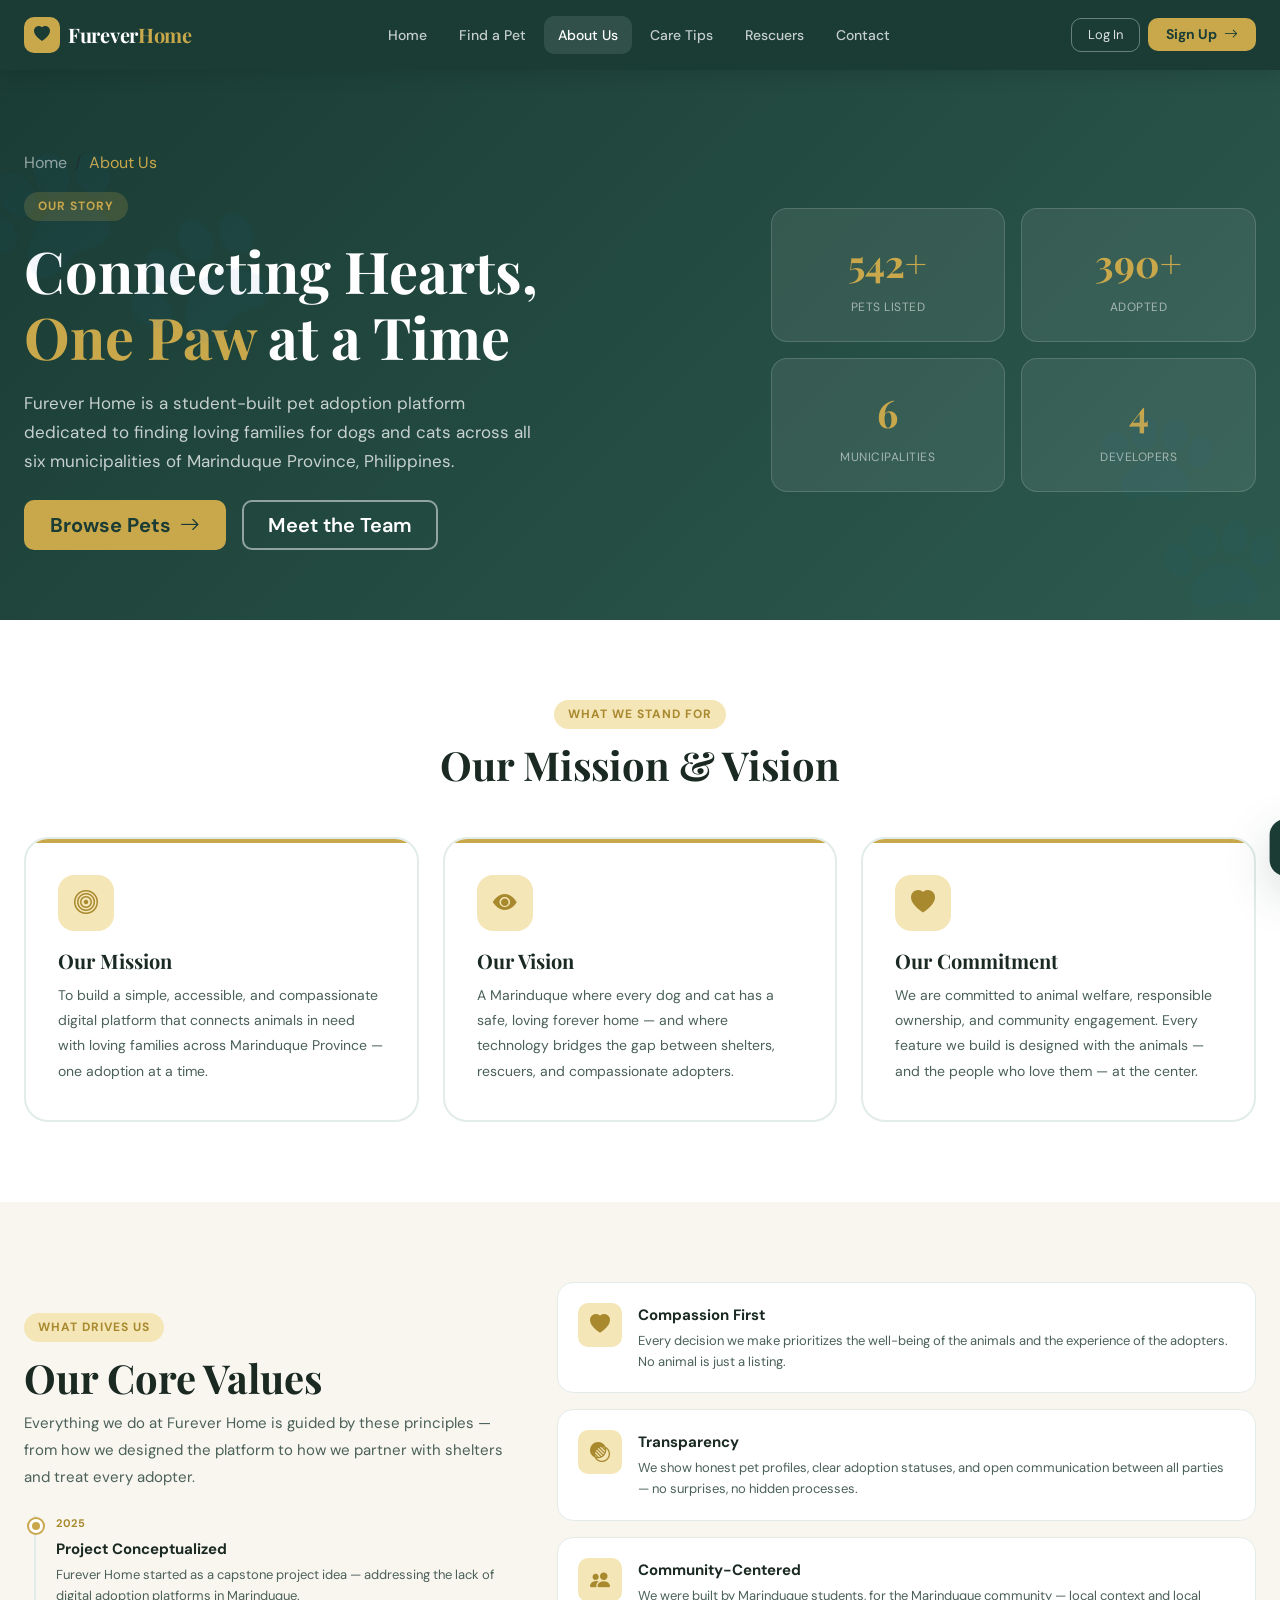
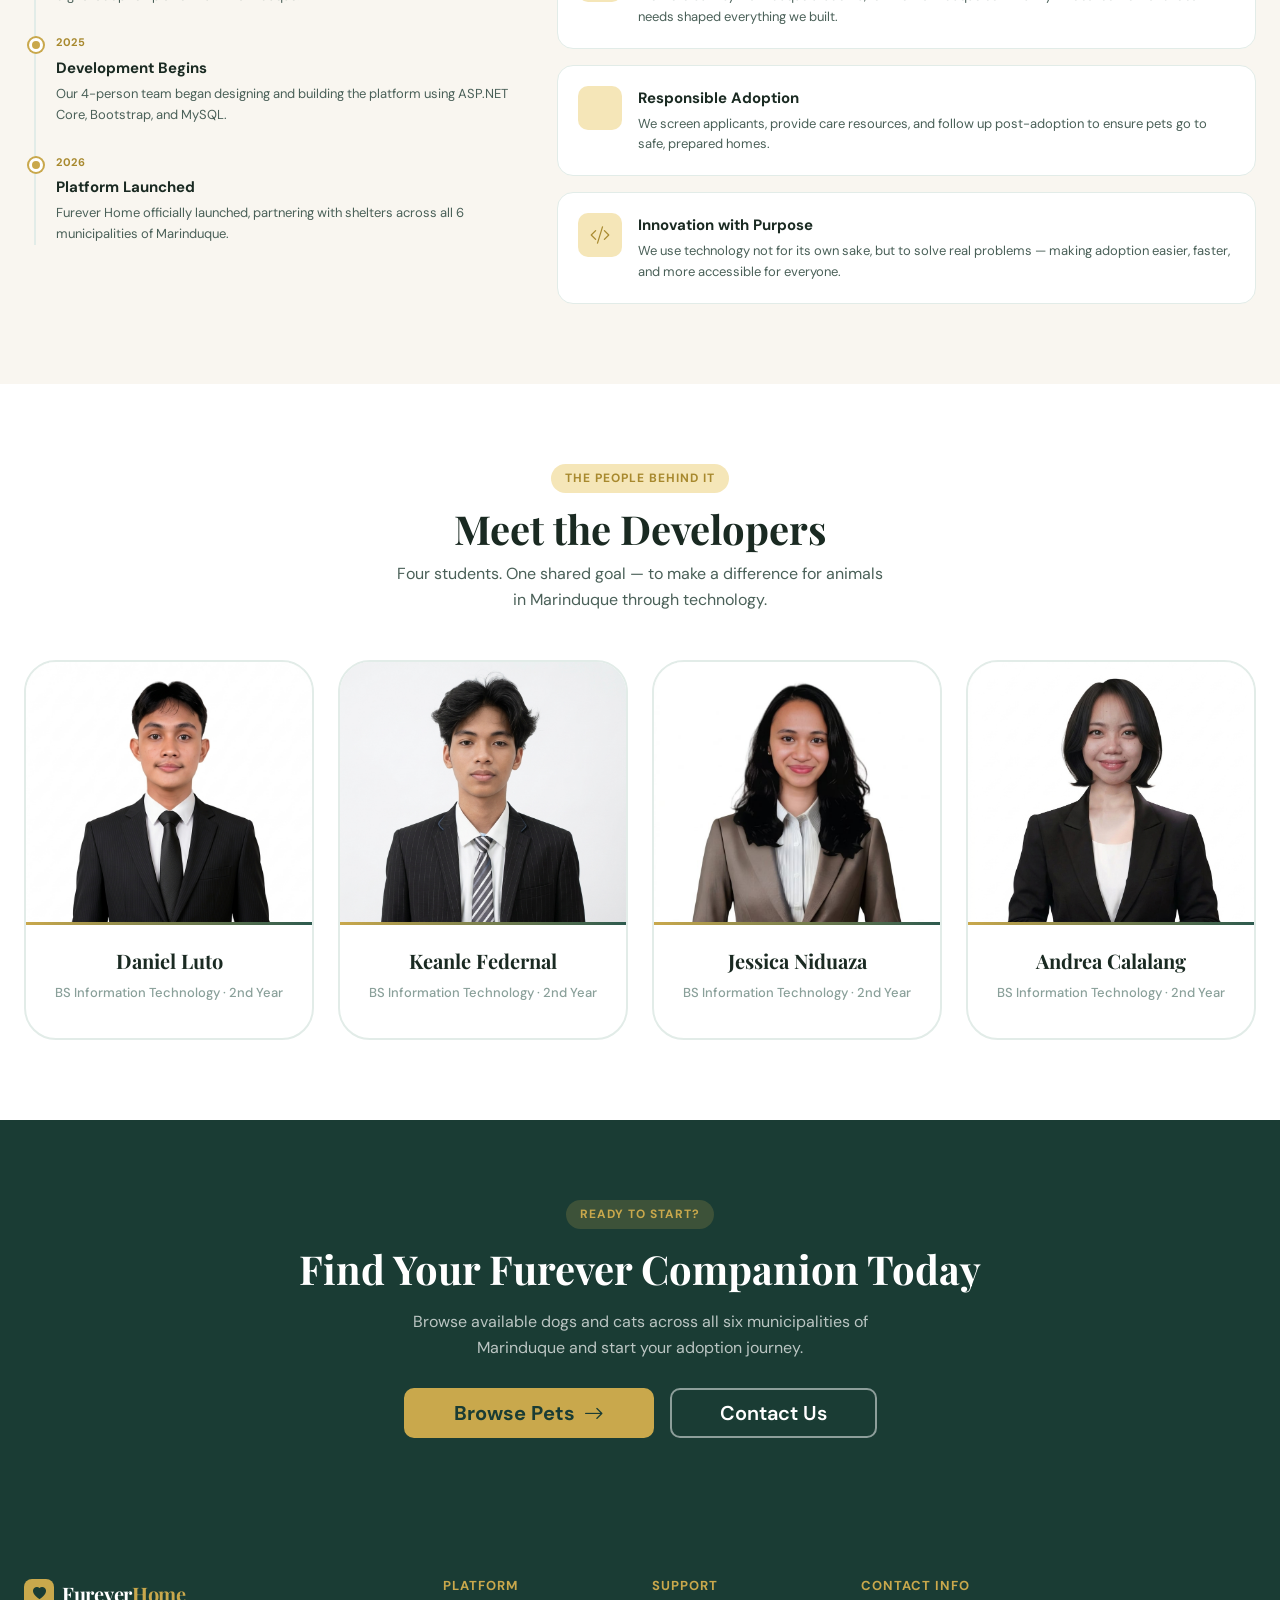
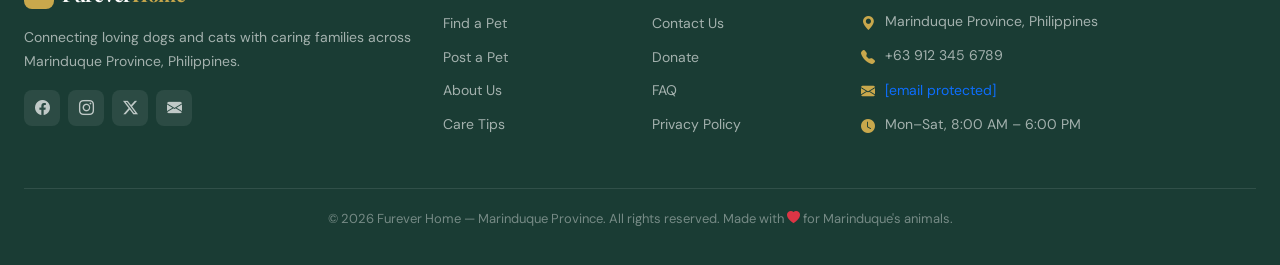
<file: frontend/pages/about.html>
<!DOCTYPE html>
<html lang="en">
<head>
  <meta charset="UTF-8"/>
  <meta name="viewport" content="width=device-width, initial-scale=1.0"/>
  <title>About Us — Furever Home</title>
  <link href="https://cdn.jsdelivr.net/npm/bootstrap@5.3.2/dist/css/bootstrap.min.css" rel="stylesheet"/>
  <link href="https://fonts.googleapis.com/css2?family=Playfair+Display:ital,wght@0,400;0,600;0,700;1,400&family=DM+Sans:wght@300;400;500;600;700&display=swap" rel="stylesheet"/>
  <link href="https://cdn.jsdelivr.net/npm/bootstrap-icons@1.11.3/font/bootstrap-icons.min.css" rel="stylesheet"/>
  <link rel="stylesheet" href="../css/styles.css"/>
  <link rel="stylesheet" href="../css/about.css"/>
</head>
<body>

<!-- NAVBAR -->
<nav class="navbar navbar-expand-lg sticky-top fh-navbar">
  <div class="container-xxl px-4">
    <a class="navbar-brand d-flex align-items-center gap-2" href="../index.html">
      <div class="brand-icon"><i class="bi bi-heart-fill"></i></div>
      <span class="brand-text">Furever<span class="brand-accent">Home</span></span>
    </a>
    <button class="navbar-toggler border-0" type="button" data-bs-toggle="collapse" data-bs-target="#mainNav">
      <i class="bi bi-list text-white fs-4"></i>
    </button>
    <div class="collapse navbar-collapse" id="mainNav">
      <ul class="navbar-nav mx-auto gap-1">
        <li class="nav-item"><a class="nav-link" href="../index.html">Home</a></li>
        <li class="nav-item"><a class="nav-link" href="pets.html">Find a Pet</a></li>
        <li class="nav-item"><a class="nav-link active" href="about.html">About Us</a></li>
        <li class="nav-item"><a class="nav-link" href="tips.html">Care Tips</a></li>
        <li class="nav-item"><a class="nav-link" href="rescuers.html">Rescuers</a></li>
        <li class="nav-item"><a class="nav-link" href="contact.html">Contact</a></li>
      </ul>
      <div class="d-flex align-items-center gap-2">
        <a href="login.html" class="btn btn-nav-outline px-3">Log In</a>
        <a href="register.html" class="btn btn-gold btn-sm px-3">Sign Up <i class="bi bi-arrow-right ms-1"></i></a>
      </div>
    </div>
  </div>
</nav>

<!-- ═══════════ HERO ═══════════ -->
<section class="about-hero">
  <div class="container-xxl px-4">
    <div class="row align-items-center g-5">
      <div class="col-lg-7">
        <nav aria-label="breadcrumb" class="mb-3">
          <ol class="breadcrumb mb-0">
            <li class="breadcrumb-item"><a href="../index.html" style="color:rgba(255,255,255,0.55)">Home</a></li>
            <li class="breadcrumb-item active" style="color:var(--gold)">About Us</li>
          </ol>
        </nav>
        <div class="section-tag light-tag mb-3">Our Story</div>
        <h1 class="hero-title" style="font-size:clamp(36px,4.5vw,58px)">
          Connecting Hearts,<br/><span class="highlight">One Paw</span> at a Time
        </h1>
        <p class="hero-subtitle mt-3" style="max-width:520px">
          Furever Home is a student-built pet adoption platform dedicated to finding loving families for dogs and cats across all six municipalities of Marinduque Province, Philippines.
        </p>
        <div class="d-flex gap-3 flex-wrap mt-4">
          <a href="pets.html" class="btn btn-gold btn-lg px-4">Browse Pets <i class="bi bi-arrow-right ms-1"></i></a>
          <a href="#team" class="btn btn-hero-outline btn-lg px-4">Meet the Team</a>
        </div>
      </div>
      <div class="col-lg-5">
        <div class="row g-3">
          <div class="col-6">
            <div style="background:rgba(255,255,255,0.08);border:1px solid rgba(255,255,255,0.15);border-radius:var(--radius-md);padding:24px;text-align:center">
              <div style="font-size:38px;font-weight:700;font-family:'Playfair Display',serif;color:var(--gold)">542+</div>
              <div style="font-size:12px;color:rgba(255,255,255,0.55);margin-top:4px;text-transform:uppercase;letter-spacing:0.5px">Pets Listed</div>
            </div>
          </div>
          <div class="col-6">
            <div style="background:rgba(255,255,255,0.08);border:1px solid rgba(255,255,255,0.15);border-radius:var(--radius-md);padding:24px;text-align:center">
              <div style="font-size:38px;font-weight:700;font-family:'Playfair Display',serif;color:var(--gold)">390+</div>
              <div style="font-size:12px;color:rgba(255,255,255,0.55);margin-top:4px;text-transform:uppercase;letter-spacing:0.5px">Adopted</div>
            </div>
          </div>
          <div class="col-6">
            <div style="background:rgba(255,255,255,0.08);border:1px solid rgba(255,255,255,0.15);border-radius:var(--radius-md);padding:24px;text-align:center">
              <div style="font-size:38px;font-weight:700;font-family:'Playfair Display',serif;color:var(--gold)">6</div>
              <div style="font-size:12px;color:rgba(255,255,255,0.55);margin-top:4px;text-transform:uppercase;letter-spacing:0.5px">Municipalities</div>
            </div>
          </div>
          <div class="col-6">
            <div style="background:rgba(255,255,255,0.08);border:1px solid rgba(255,255,255,0.15);border-radius:var(--radius-md);padding:24px;text-align:center">
              <div style="font-size:38px;font-weight:700;font-family:'Playfair Display',serif;color:var(--gold)">4</div>
              <div style="font-size:12px;color:rgba(255,255,255,0.55);margin-top:4px;text-transform:uppercase;letter-spacing:0.5px">Developers</div>
            </div>
          </div>
        </div>
      </div>
    </div>
  </div>
</section>

<!-- ═══════════ MISSION & VISION ═══════════ -->
<section class="section-pad">
  <div class="container-xxl px-4">
    <div class="text-center mb-5">
      <div class="section-tag">What We Stand For</div>
      <h2 class="section-title">Our Mission & Vision</h2>
    </div>
    <div class="row g-4">
      <div class="col-md-4">
        <div class="mv-card">
          <div class="mv-icon"><i class="bi bi-bullseye"></i></div>
          <h5 style="font-family:'Playfair Display',serif;font-size:20px;font-weight:700;margin-bottom:10px">Our Mission</h5>
          <p style="font-size:14px;color:var(--text-mid);line-height:1.8;margin:0">To build a simple, accessible, and compassionate digital platform that connects animals in need with loving families across Marinduque Province — one adoption at a time.</p>
        </div>
      </div>
      <div class="col-md-4">
        <div class="mv-card">
          <div class="mv-icon"><i class="bi bi-eye-fill"></i></div>
          <h5 style="font-family:'Playfair Display',serif;font-size:20px;font-weight:700;margin-bottom:10px">Our Vision</h5>
          <p style="font-size:14px;color:var(--text-mid);line-height:1.8;margin:0">A Marinduque where every dog and cat has a safe, loving forever home — and where technology bridges the gap between shelters, rescuers, and compassionate adopters.</p>
        </div>
      </div>
      <div class="col-md-4">
        <div class="mv-card">
          <div class="mv-icon"><i class="bi bi-heart-fill"></i></div>
          <h5 style="font-family:'Playfair Display',serif;font-size:20px;font-weight:700;margin-bottom:10px">Our Commitment</h5>
          <p style="font-size:14px;color:var(--text-mid);line-height:1.8;margin:0">We are committed to animal welfare, responsible ownership, and community engagement. Every feature we build is designed with the animals — and the people who love them — at the center.</p>
        </div>
      </div>
    </div>
  </div>
</section>

<!-- ═══════════ OUR VALUES ═══════════ -->
<section class="section-pad bg-cream">
  <div class="container-xxl px-4">
    <div class="row g-5 align-items-center">
      <div class="col-lg-5">
        <div class="section-tag">What Drives Us</div>
        <h2 class="section-title">Our Core Values</h2>
        <p style="font-size:15px;color:var(--text-mid);line-height:1.8">Everything we do at Furever Home is guided by these principles — from how we designed the platform to how we partner with shelters and treat every adopter.</p>
        <div class="mt-4">
          <div class="timeline">
            <div class="timeline-item">
              <div class="timeline-dot"></div>
              <div class="timeline-year">2025</div>
              <div class="timeline-title">Project Conceptualized</div>
              <div class="timeline-desc">Furever Home started as a capstone project idea — addressing the lack of digital adoption platforms in Marinduque.</div>
            </div>
            <div class="timeline-item">
              <div class="timeline-dot"></div>
              <div class="timeline-year">2025</div>
              <div class="timeline-title">Development Begins</div>
              <div class="timeline-desc">Our 4-person team began designing and building the platform using ASP.NET Core, Bootstrap, and MySQL.</div>
            </div>
            <div class="timeline-item">
              <div class="timeline-dot"></div>
              <div class="timeline-year">2026</div>
              <div class="timeline-title">Platform Launched</div>
              <div class="timeline-desc">Furever Home officially launched, partnering with shelters across all 6 municipalities of Marinduque.</div>
            </div>
          </div>
        </div>
      </div>
      <div class="col-lg-7">
        <div class="d-flex flex-column gap-3">
          <div class="value-item">
            <div class="value-icon"><i class="bi bi-heart-fill"></i></div>
            <div>
              <div style="font-weight:700;font-size:15px;margin-bottom:4px">Compassion First</div>
              <div style="font-size:13px;color:var(--text-mid);line-height:1.6">Every decision we make prioritizes the well-being of the animals and the experience of the adopters. No animal is just a listing.</div>
            </div>
          </div>
          <div class="value-item">
            <div class="value-icon"><i class="bi bi-transparency"></i></div>
            <div>
              <div style="font-weight:700;font-size:15px;margin-bottom:4px">Transparency</div>
              <div style="font-size:13px;color:var(--text-mid);line-height:1.6">We show honest pet profiles, clear adoption statuses, and open communication between all parties — no surprises, no hidden processes.</div>
            </div>
          </div>
          <div class="value-item">
            <div class="value-icon"><i class="bi bi-people-fill"></i></div>
            <div>
              <div style="font-weight:700;font-size:15px;margin-bottom:4px">Community-Centered</div>
              <div style="font-size:13px;color:var(--text-mid);line-height:1.6">We were built by Marinduque students, for the Marinduque community — local context and local needs shaped everything we built.</div>
            </div>
          </div>
          <div class="value-item">
            <div class="value-icon"><i class="bi bi-shield-check-fill"></i></div>
            <div>
              <div style="font-weight:700;font-size:15px;margin-bottom:4px">Responsible Adoption</div>
              <div style="font-size:13px;color:var(--text-mid);line-height:1.6">We screen applicants, provide care resources, and follow up post-adoption to ensure pets go to safe, prepared homes.</div>
            </div>
          </div>
          <div class="value-item">
            <div class="value-icon"><i class="bi bi-code-slash"></i></div>
            <div>
              <div style="font-weight:700;font-size:15px;margin-bottom:4px">Innovation with Purpose</div>
              <div style="font-size:13px;color:var(--text-mid);line-height:1.6">We use technology not for its own sake, but to solve real problems — making adoption easier, faster, and more accessible for everyone.</div>
            </div>
          </div>
        </div>
      </div>
    </div>
  </div>
</section>

<!-- ═══════════════════════════════════════
     MEET THE TEAM — 4 DEVELOPER CARDS
     ═══════════════════════════════════════ -->
<section class="section-pad" id="team">
  <div class="container-xxl px-4">

    <div class="text-center mb-5">
      <div class="section-tag">The People Behind It</div>
      <h2 class="section-title">Meet the Developers</h2>
      <p class="section-subtitle">Four students. One shared goal — to make a difference for animals in Marinduque through technology.</p>
    </div>

    <div class="row g-4 justify-content-center">

      <!-- ════ DEVELOPER 1 — Daniel ════ -->
      <div class="col-sm-6 col-lg-3">
        <div class="dev-card">
          <div class="dev-photo-wrap">
            <img src="../images/dev1.png" alt="Daniel"/>
          </div>
          <div class="dev-divider"></div>
          <div class="dev-body">
            <div class="dev-name">Daniel Luto</div>
            <div class="dev-course">BS Information Technology · 2nd Year</div>
          </div>
        </div>
      </div>

      <!-- ════ DEVELOPER 2 — Keanle ════ -->
      <div class="col-sm-6 col-lg-3">
        <div class="dev-card">
          <div class="dev-photo-wrap">
            <img src="../images/dev2.png" alt="Keanle"/>
          </div>
          <div class="dev-divider"></div>
          <div class="dev-body">
            <div class="dev-name">Keanle Federnal</div>
            <div class="dev-course">BS Information Technology · 2nd Year</div>
          </div>
        </div>
      </div>

      <!-- ════ DEVELOPER 3 — Jessica ════ -->
      <div class="col-sm-6 col-lg-3">
        <div class="dev-card">
          <div class="dev-photo-wrap">
            <img src="../images/dev3.jpg" alt="Jessica"/>
          </div>
          <div class="dev-divider"></div>
          <div class="dev-body">
            <div class="dev-name">Jessica Niduaza</div>
            <div class="dev-course">BS Information Technology · 2nd Year</div>
          </div>
        </div>
      </div>

      <!-- ════ DEVELOPER 4 — Andrea ════ -->
      <div class="col-sm-6 col-lg-3">
        <div class="dev-card">
          <div class="dev-photo-wrap">
            <img src="../images/dev4.png" alt="Andrea"/>
          </div>
          <div class="dev-divider"></div>
          <div class="dev-body">
            <div class="dev-name">Andrea Calalang</div>
            <div class="dev-course">BS Information Technology · 2nd Year</div>
          </div>
        </div>
      </div>

    </div><!-- end row -->

  </div>
</section>

<!-- ═══════════ CTA ═══════════ -->
<section class="section-pad bg-dark-green">
  <div class="container-xxl px-4 text-center">
    <div class="section-tag light-tag mb-3">Ready to Start?</div>
    <h2 class="section-title text-white mb-3">Find Your Furever Companion Today</h2>
    <p style="font-size:16px;color:rgba(255,255,255,0.7);max-width:480px;margin:0 auto 28px">Browse available dogs and cats across all six municipalities of Marinduque and start your adoption journey.</p>
    <div class="d-flex gap-3 justify-content-center flex-wrap">
      <a href="pets.html" class="btn btn-gold btn-lg px-5">Browse Pets <i class="bi bi-arrow-right ms-1"></i></a>
      <a href="contact.html" class="btn btn-hero-outline btn-lg px-5">Contact Us</a>
    </div>
  </div>
</section>

<!-- FOOTER -->
<footer class="fh-footer">
  <div class="container-xxl px-4">
    <div class="row g-4 mb-4">
      <div class="col-lg-4">
        <div class="d-flex align-items-center gap-2 mb-3">
          <div class="brand-icon sm"><i class="bi bi-heart-fill"></i></div>
          <span class="brand-text">Furever<span class="brand-accent">Home</span></span>
        </div>
        <p class="footer-desc">Connecting loving dogs and cats with caring families across Marinduque Province, Philippines.</p>
        <div class="d-flex gap-2 mt-3">
          <a href="#" class="social-btn"><i class="bi bi-facebook"></i></a>
          <a href="#" class="social-btn"><i class="bi bi-instagram"></i></a>
          <a href="#" class="social-btn"><i class="bi bi-twitter-x"></i></a>
          <a href="#" class="social-btn"><i class="bi bi-envelope-fill"></i></a>
        </div>
      </div>
      <div class="col-6 col-lg-2">
        <h6 class="footer-heading">Platform</h6>
        <ul class="footer-links">
          <li><a href="pets.html">Find a Pet</a></li>
          <li><a href="register.html">Post a Pet</a></li>
          <li><a href="about.html">About Us</a></li>
          <li><a href="tips.html">Care Tips</a></li>
        </ul>
      </div>
      <div class="col-6 col-lg-2">
        <h6 class="footer-heading">Support</h6>
        <ul class="footer-links">
          <li><a href="contact.html">Contact Us</a></li>
          <li><a href="#">Donate</a></li>
          <li><a href="#">FAQ</a></li>
          <li><a href="#">Privacy Policy</a></li>
        </ul>
      </div>
      <div class="col-lg-4">
        <h6 class="footer-heading">Contact Info</h6>
        <ul class="footer-contact">
          <li><i class="bi bi-geo-alt-fill"></i> Marinduque Province, Philippines</li>
          <li><i class="bi bi-telephone-fill"></i> +63 912 345 6789</li>
          <li><i class="bi bi-envelope-fill"></i> <a href="/cdn-cgi/l/email-protection" class="__cf_email__" data-cfemail="4a222f2626250a2c3f382f3c2f382225272f643a22">[email&#160;protected]</a></li>
          <li><i class="bi bi-clock-fill"></i> Mon–Sat, 8:00 AM – 6:00 PM</li>
        </ul>
      </div>
    </div>
    <div class="footer-bottom">
      <p>© 2026 Furever Home — Marinduque Province. All rights reserved. Made with <i class="bi bi-heart-fill text-danger"></i> for Marinduque's animals.</p>
    </div>
  </div>
</footer>

<div class="fh-toast" id="toast"><i class="bi bi-check-circle-fill"></i> <span id="toastMsg"></span></div>
<script data-cfasync="false" src
</file>
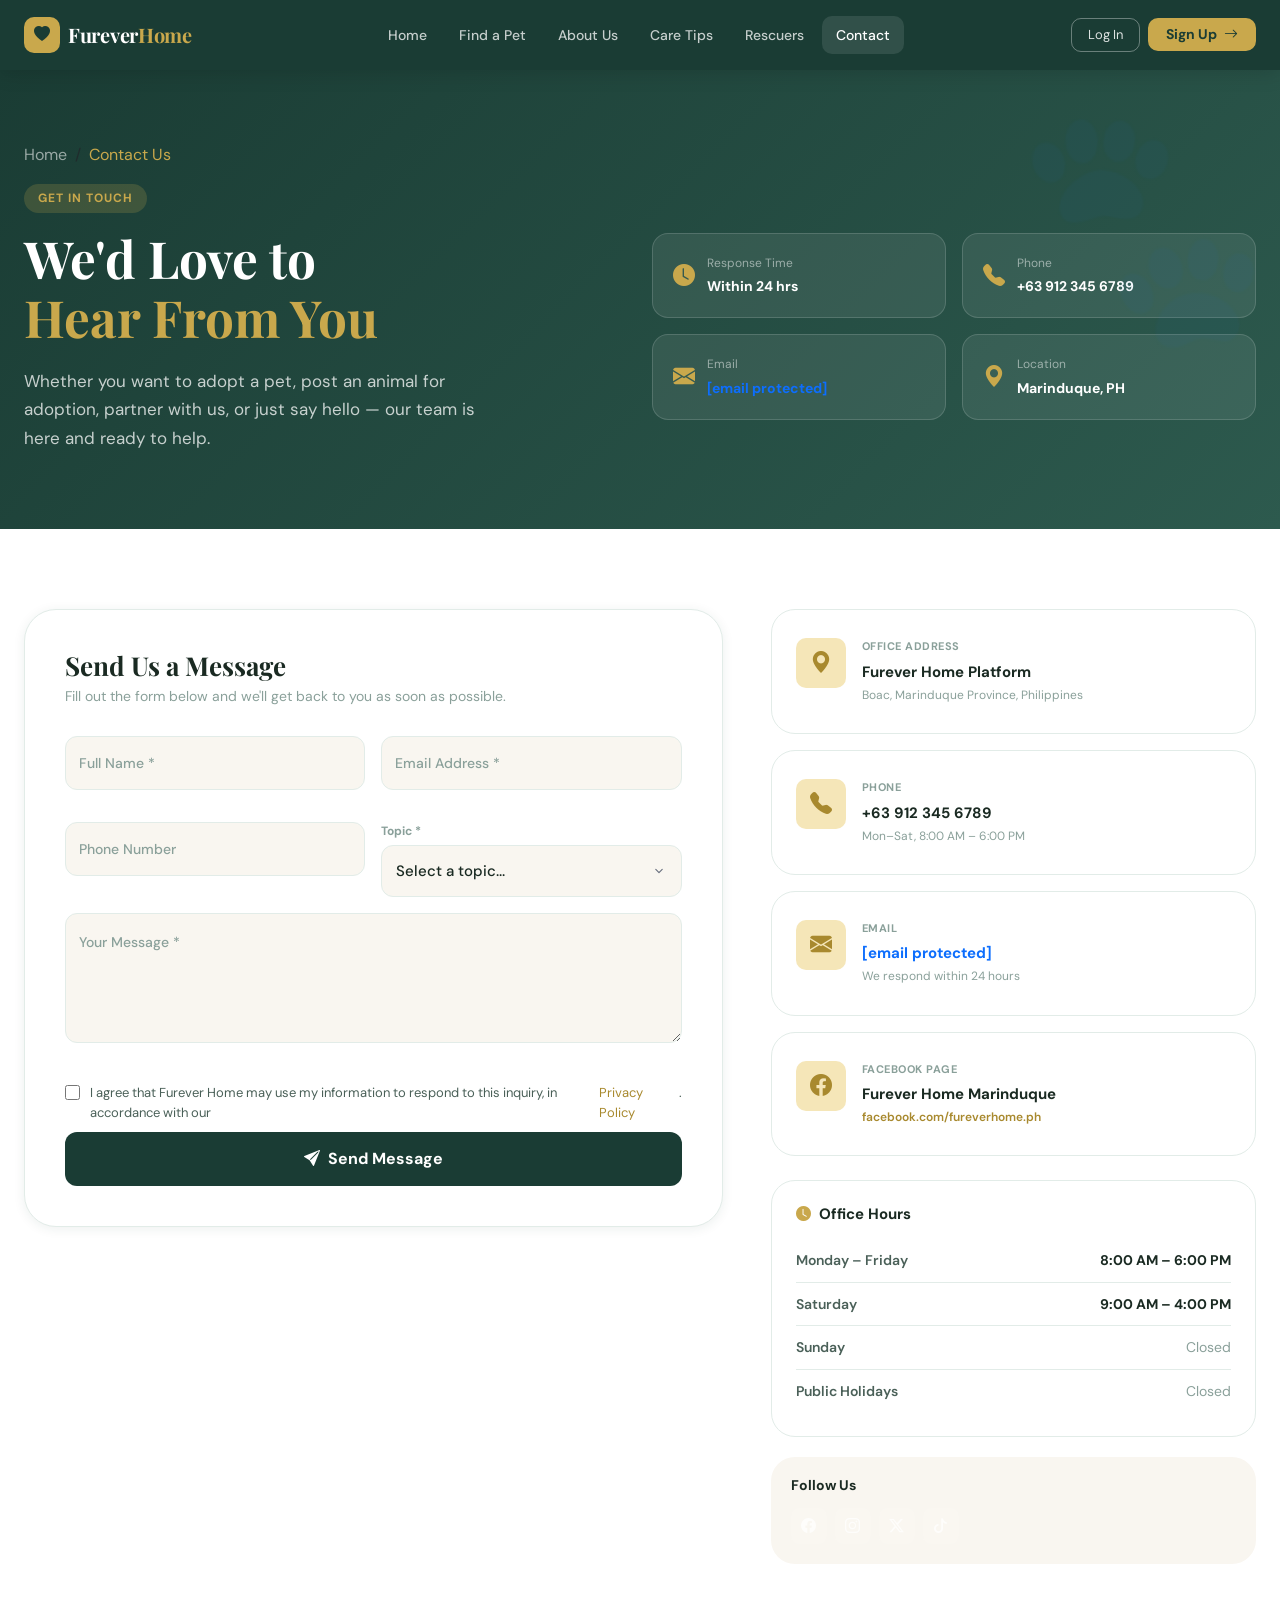
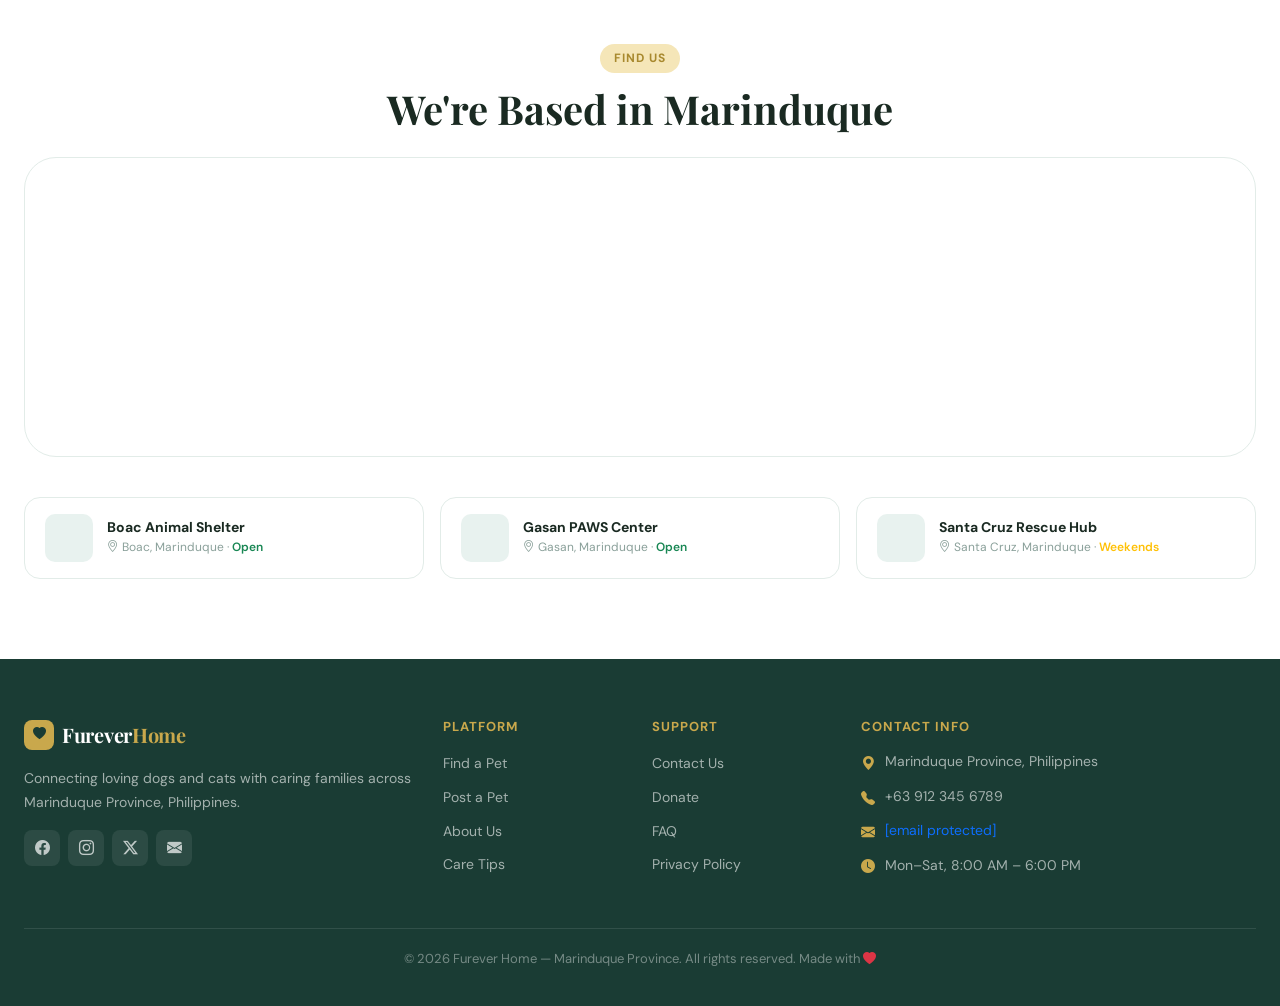
<file: frontend/pages/contact.html>
<!DOCTYPE html>
<html lang="en">
<head>
  <meta charset="UTF-8"/>
  <meta name="viewport" content="width=device-width, initial-scale=1.0"/>
  <title>Contact Us — Furever Home</title>
  <link href="https://cdn.jsdelivr.net/npm/bootstrap@5.3.2/dist/css/bootstrap.min.css" rel="stylesheet"/>
  <link href="https://fonts.googleapis.com/css2?family=Playfair+Display:ital,wght@0,400;0,600;0,700;1,400&family=DM+Sans:wght@300;400;500;600;700&display=swap" rel="stylesheet"/>
  <link href="https://cdn.jsdelivr.net/npm/bootstrap-icons@1.11.3/font/bootstrap-icons.min.css" rel="stylesheet"/>
  <link rel="stylesheet" href="../css/styles.css"/>
  <link rel="stylesheet" href="../css/contact.css"/>
</head>
<body>

<!-- NAVBAR -->
<nav class="navbar navbar-expand-lg sticky-top fh-navbar">
  <div class="container-xxl px-4">
    <a class="navbar-brand d-flex align-items-center gap-2" href="../index.html">
      <div class="brand-icon"><i class="bi bi-heart-fill"></i></div>
      <span class="brand-text">Furever<span class="brand-accent">Home</span></span>
    </a>
    <button class="navbar-toggler border-0" type="button" data-bs-toggle="collapse" data-bs-target="#mainNav">
      <i class="bi bi-list text-white fs-4"></i>
    </button>
    <div class="collapse navbar-collapse" id="mainNav">
      <ul class="navbar-nav mx-auto gap-1">
        <li class="nav-item"><a class="nav-link" href="../index.html">Home</a></li>
        <li class="nav-item"><a class="nav-link" href="pets.html">Find a Pet</a></li>
        <li class="nav-item"><a class="nav-link" href="about.html">About Us</a></li>
        <li class="nav-item"><a class="nav-link" href="tips.html">Care Tips</a></li>
        <li class="nav-item"><a class="nav-link" href="rescuers.html">Rescuers</a></li>
        <li class="nav-item"><a class="nav-link active" href="contact.html">Contact</a></li>
      </ul>
      <div class="d-flex align-items-center gap-2">
        <a href="login.html" class="btn btn-nav-outline px-3">Log In</a>
        <a href="register.html" class="btn btn-gold btn-sm px-3">Sign Up <i class="bi bi-arrow-right ms-1"></i></a>
      </div>
    </div>
  </div>
</nav>

<!-- HERO -->
<section class="contact-hero">
  <div class="container-xxl px-4">
    <nav aria-label="breadcrumb" class="mb-3">
      <ol class="breadcrumb mb-0">
        <li class="breadcrumb-item"><a href="../index.html" style="color:rgba(255,255,255,0.55)">Home</a></li>
        <li class="breadcrumb-item active" style="color:var(--gold)">Contact Us</li>
      </ol>
    </nav>
    <div class="row align-items-center g-4">
      <div class="col-lg-6">
        <div class="section-tag light-tag mb-3">Get In Touch</div>
        <h1 class="hero-title" style="font-size:clamp(34px,4vw,52px)">
          We'd Love to<br/><span class="highlight">Hear From You</span>
        </h1>
        <p class="hero-subtitle mt-3" style="max-width:460px">
          Whether you want to adopt a pet, post an animal for adoption, partner with us, or just say hello — our team is here and ready to help.
        </p>
      </div>
      <div class="col-lg-6">
        <div class="row g-3">
          <div class="col-6">
            <div style="background:rgba(255,255,255,0.08);border:1px solid rgba(255,255,255,0.15);border-radius:var(--radius-md);padding:20px;display:flex;align-items:center;gap:12px">
              <i class="bi bi-clock-fill" style="font-size:22px;color:var(--gold)"></i>
              <div>
                <div style="font-size:12px;color:rgba(255,255,255,0.5);margin-bottom:2px">Response Time</div>
                <div style="font-size:14px;font-weight:700;color:var(--white)">Within 24 hrs</div>
              </div>
            </div>
          </div>
          <div class="col-6">
            <div style="background:rgba(255,255,255,0.08);border:1px solid rgba(255,255,255,0.15);border-radius:var(--radius-md);padding:20px;display:flex;align-items:center;gap:12px">
              <i class="bi bi-telephone-fill" style="font-size:22px;color:var(--gold)"></i>
              <div>
                <div style="font-size:12px;color:rgba(255,255,255,0.5);margin-bottom:2px">Phone</div>
                <div style="font-size:14px;font-weight:700;color:var(--white)">+63 912 345 6789</div>
              </div>
            </div>
          </div>
          <div class="col-6">
            <div style="background:rgba(255,255,255,0.08);border:1px solid rgba(255,255,255,0.15);border-radius:var(--radius-md);padding:20px;display:flex;align-items:center;gap:12px">
              <i class="bi bi-envelope-fill" style="font-size:22px;color:var(--gold)"></i>
              <div>
                <div style="font-size:12px;color:rgba(255,255,255,0.5);margin-bottom:2px">Email</div>
                <div style="font-size:14px;font-weight:700;color:var(--white)"><a href="/cdn-cgi/l/email-protection" class="__cf_email__" data-cfemail="79111c151516391f0c0b1c0f1c0b1116141c570911">[email&#160;protected]</a></div>
              </div>
            </div>
          </div>
          <div class="col-6">
            <div style="background:rgba(255,255,255,0.08);border:1px solid rgba(255,255,255,0.15);border-radius:var(--radius-md);padding:20px;display:flex;align-items:center;gap:12px">
              <i class="bi bi-geo-alt-fill" style="font-size:22px;color:var(--gold)"></i>
              <div>
                <div style="font-size:12px;color:rgba(255,255,255,0.5);margin-bottom:2px">Location</div>
                <div style="font-size:14px;font-weight:700;color:var(--white)">Marinduque, PH</div>
              </div>
            </div>
          </div>
        </div>
      </div>
    </div>
  </div>
</section>

<!-- CONTACT FORM + INFO -->
<section class="section-pad">
  <div class="container-xxl px-4">
    <div class="row g-5">

      <!-- LEFT: Form -->
      <div class="col-lg-7">
        <div class="contact-form-card">
          <h3 style="font-family:'Playfair Display',serif;font-size:26px;font-weight:700;margin-bottom:4px">Send Us a Message</h3>
          <p style="font-size:14px;color:var(--text-light);margin-bottom:28px">Fill out the form below and we'll get back to you as soon as possible.</p>

          <!-- Success message (hidden by default) -->
          <div class="form-success" id="formSuccess">
            <div style="font-size:64px;margin-bottom:16px">🐾</div>
            <h4 style="font-family:'Playfair Display',serif;font-weight:700;color:var(--dark-green)">Message Sent!</h4>
            <p style="color:var(--text-mid);font-size:15px">Thank you for reaching out. We'll get back to you within 24 hours.</p>
            <button class="btn btn-gold px-4 mt-2" onclick="resetForm()">Send Another Message</button>
          </div>

          <!-- Form -->
          <form id="contactForm" onsubmit="submitContact(event)" novalidate>
            <div class="row g-3 mb-0">
              <div class="col-md-6">
                <div class="form-floating-custom">
                  <input type="text" class="fh-input-lg" id="cName" placeholder=" " required/>
                  <label for="cName">Full Name *</label>
                </div>
              </div>
              <div class="col-md-6">
                <div class="form-floating-custom">
                  <input type="email" class="fh-input-lg" id="cEmail" placeholder=" " required/>
                  <label for="cEmail">Email Address *</label>
                </div>
              </div>
              <div class="col-md-6">
                <div class="form-floating-custom">
                  <input type="tel" class="fh-input-lg" id="cPhone" placeholder=" "/>
                  <label for="cPhone">Phone Number</label>
                </div>
              </div>
              <div class="col-md-6">
                <label class="fh-label mb-1" style="font-size:12px;color:var(--text-light);font-weight:700;display:block">Topic *</label>
                <select class="topic-select" id="cTopic" required>
                  <option value="">Select a topic...</option>
                  <option>🐕 I want to adopt a dog</option>
                  <option>🐈 I want to adopt a cat</option>
                  <option>📋 I want to post a pet</option>
                  <option>🏠 Shelter partnership inquiry</option>
                  <option>💰 Donation inquiry</option>
                  <option>🛠️ Technical issue / bug report</option>
                  <option>💬 General question</option>
                  <option>Other</option>
                </select>
              </div>
              <div class="col-12">
                <div class="form-floating-custom textarea-wrap">
                  <textarea class="fh-input-lg fh-textarea" id="cMessage" placeholder=" " required></textarea>
                  <label for="cMessage">Your Message *</label>
                </div>
              </div>
              <div class="col-12">
                <label style="display:flex;align-items:flex-start;gap:10px;cursor:pointer;font-size:13px;color:var(--text-mid)">
                  <input type="checkbox" id="cConsent" required style="accent-color:var(--gold);margin-top:2px;flex-shrink:0;width:15px;height:15px"/>
                  I agree that Furever Home may use my information to respond to this inquiry, in accordance with our <a href="#" style="color:var(--gold-dark)">Privacy Policy</a>.
                </label>
              </div>
              <div class="col-12 mt-2">
                <button type="submit" class="btn-send">
                  <i class="bi bi-send-fill"></i> Send Message
                </button>
              </div>
            </div>
          </form>
        </div>
      </div>

      <!-- RIGHT: Info -->
      <div class="col-lg-5">

        <!-- Contact cards -->
        <div class="d-flex flex-column gap-3 mb-4">
          <div class="contact-info-card">
            <div class="contact-info-icon"><i class="bi bi-geo-alt-fill"></i></div>
            <div>
              <div class="contact-info-label">Office Address</div>
              <div class="contact-info-value">Furever Home Platform</div>
              <div class="contact-info-sub">Boac, Marinduque Province, Philippines</div>
            </div>
          </div>
          <div class="contact-info-card">
            <div class="contact-info-icon"><i class="bi bi-telephone-fill"></i></div>
            <div>
              <div class="contact-info-label">Phone</div>
              <div class="contact-info-value">+63 912 345 6789</div>
              <div class="contact-info-sub">Mon–Sat, 8:00 AM – 6:00 PM</div>
            </div>
          </div>
          <div class="contact-info-card">
            <div class="contact-info-icon"><i class="bi bi-envelope-fill"></i></div>
            <div>
              <div class="contact-info-label">Email</div>
              <div class="contact-info-value"><a href="/cdn-cgi/l/email-protection" class="__cf_email__" data-cfemail="1b737e7777745b7d6e697e6d7e697374767e356b73">[email&#160;protected]</a></div>
              <div class="contact-info-sub">We respond within 24 hours</div>
            </div>
          </div>
          <div class="contact-info-card">
            <div class="contact-info-icon"><i class="bi bi-facebook"></i></div>
            <div>
              <div class="contact-info-label">Facebook Page</div>
              <div class="contact-info-value">Furever Home Marinduque</div>
              <div class="contact-info-sub"><a href="#" style="color:var(--gold-dark);font-weight:600">facebook.com/fureverhome.ph</a></div>
            </div>
          </div>
        </div>

        <!-- Office hours -->
        <div style="background:var(--white);border:1.5px solid var(--border);border-radius:var(--radius-lg);padding:24px;margin-bottom:20px">
          <h6 style="font-weight:700;font-size:15px;margin-bottom:16px;display:flex;align-items:center;gap:8px"><i class="bi bi-clock-fill" style="color:var(--gold)"></i> Office Hours</h6>
          <div class="hours-row"><span class="hours-day">Monday – Friday</span><span class="hours-time">8:00 AM – 6:00 PM</span></div>
          <div class="hours-row"><span class="hours-day">Saturday</span><span class="hours-time">9:00 AM – 4:00 PM</span></div>
          <div class="hours-row"><span class="hours-day">Sunday</span><span class="hours-time closed">Closed</span></div>
          <div class="hours-row"><span class="hours-day">Public Holidays</span><span class="hours-time closed">Closed</span></div>
        </div>

        <!-- Social links -->
        <div style="background:var(--cream);border-radius:var(--radius-lg);padding:20px">
          <h6 style="font-weight:700;font-size:14px;margin-bottom:14px">Follow Us</h6>
          <div class="d-flex gap-2">
            <a href="#" class="social-btn" title="Facebook"><i class="bi bi-facebook"></i></a>
            <a href="#" class="social-btn" title="Instagram"><i class="bi bi-instagram"></i></a>
            <a href="#" class="social-btn" title="Twitter/X"><i class="bi bi-twitter-x"></i></a>
            <a href="#" class="social-btn" title="TikTok"><i class="bi bi-tiktok"></i></a>
          </div>
        </div>
      </div>
    </div>
  </div>
</section>

<!-- MAP -->
<section style="padding:0 0 80px">
  <div class="container-xxl px-4">
    <div class="text-center mb-4">
      <div class="section-tag">Find Us</div>
      <h2 class="section-title">We're Based in Marinduque</h2>
    </div>
    <div class="map-card">
      <iframe src="https://www.google.com/maps/embed?pb=!1m14!1m8!1m3!1d123780.0!2d121.9673!3d13.4111!3m2!1i1024!2i768!4f13.1!3m3!1m2!1s0x33bd00d9a5de3a89%3A0x9f4b8c3e5a3e2a3e!2sMarinduque%2C%20Philippines!5e0!3m2!1sen!2sph!4v1700000000000" allowfullscreen="" loading="lazy"></iframe>
    </div>

    <!-- Shelter list -->
    <div class="row g-3 mt-4">
      <div class="col-md-4">
        <div class="shelter-card">
          <div class="shelter-icon"><i class="bi bi-building-fill-heart"></i></div>
          <div>
            <h6 class="shelter-name">Boac Animal Shelter</h6>
            <p class="shelter-addr"><i class="bi bi-geo-alt"></i> Boac, Marinduque · <span class="text-success fw-600">Open</span></p>
          </div>
        </div>
      </div>
      <div class="col-md-4">
        <div class="shelter-card">
          <div class="shelter-icon"><i class="bi bi-building-fill-heart"></i></div>
          <div>
            <h6 class="shelter-name">Gasan PAWS Center</h6>
            <p class="shelter-addr"><i class="bi bi-geo-alt"></i> Gasan, Marinduque · <span class="text-success fw-600">Open</span></p>
          </div>
        </div>
      </div>
      <div class="col-md-4">
        <div class="shelter-card">
          <div class="shelter-icon"><i class="bi bi-building-fill-heart"></i></div>
          <div>
            <h6 class="shelter-name">Santa Cruz Rescue Hub</h6>
            <p class="shelter-addr"><i class="bi bi-geo-alt"></i> Santa Cruz, Marinduque · <span class="text-warning fw-600">Weekends</span></p>
          </div>
        </div>
      </div>
    </div>
  </div>
</section>

<!-- FOOTER -->
<footer class="fh-footer">
  <div class="container-xxl px-4">
    <div class="row g-4 mb-4">
      <div class="col-lg-4">
        <div class="d-flex align-items-center gap-2 mb-3">
          <div class="brand-icon sm"><i class="bi bi-heart-fill"></i></div>
          <span class="brand-text">Furever<span class="brand-accent">Home</span></span>
        </div>
        <p class="footer-desc">Connecting loving dogs and cats with caring families across Marinduque Province, Philippines.</p>
        <div class="d-flex gap-2 mt-3">
          <a href="#" class="social-btn"><i class="bi bi-facebook"></i></a>
          <a href="#" class="social-btn"><i class="bi bi-instagram"></i></a>
          <a href="#" class="social-btn"><i class="bi bi-twitter-x"></i></a>
          <a href="#" class="social-btn"><i class="bi bi-envelope-fill"></i></a>
        </div>
      </div>
      <div class="col-6 col-lg-2">
        <h6 class="footer-heading">Platform</h6>
        <ul class="footer-links">
          <li><a href="pets.html">Find a Pet</a></li>
          <li><a href="register.html">Post a Pet</a></li>
          <li><a href="about.html">About Us</a></li>
          <li><a href="tips.html">Care Tips</a></li>
        </ul>
      </div>
      <div class="col-6 col-lg-2">
        <h6 class="footer-heading">Support</h6>
        <ul class="footer-links">
          <li><a href="contact.html">Contact Us</a></li>
          <li><a href="#">Donate</a></li>
          <li><a href="#">FAQ</a></li>
          <li><a href="#">Privacy Policy</a></li>
        </ul>
      </div>
      <div class="col-lg-4">
        <h6 class="footer-heading">Contact Info</h6>
        <ul class="footer-contact">
          <li><i class="bi bi-geo-alt-fill"></i> Marinduque Province, Philippines</li>
          <li><i class="bi bi-telephone-fill"></i> +63 912 345 6789</li>
          <li><i class="bi bi-envelope-fill"></i> <a href="/cdn-cgi/l/email-protection" class="__cf_email__" data-cfemail="167e737a7a7956706364736073647e797b7338667e">[email&#160;protected]</a></li>
          <li><i class="bi bi-clock-fill"></i> Mon–Sat, 8:00 AM – 6:00 PM</li>
        </ul>
      </div>
    </div>
    <div class="footer-bottom">
      <p>© 2026 Furever Home — Marinduque Province. All rights reserved. Made with <i class="bi bi-heart-fill text-danger">
</file>
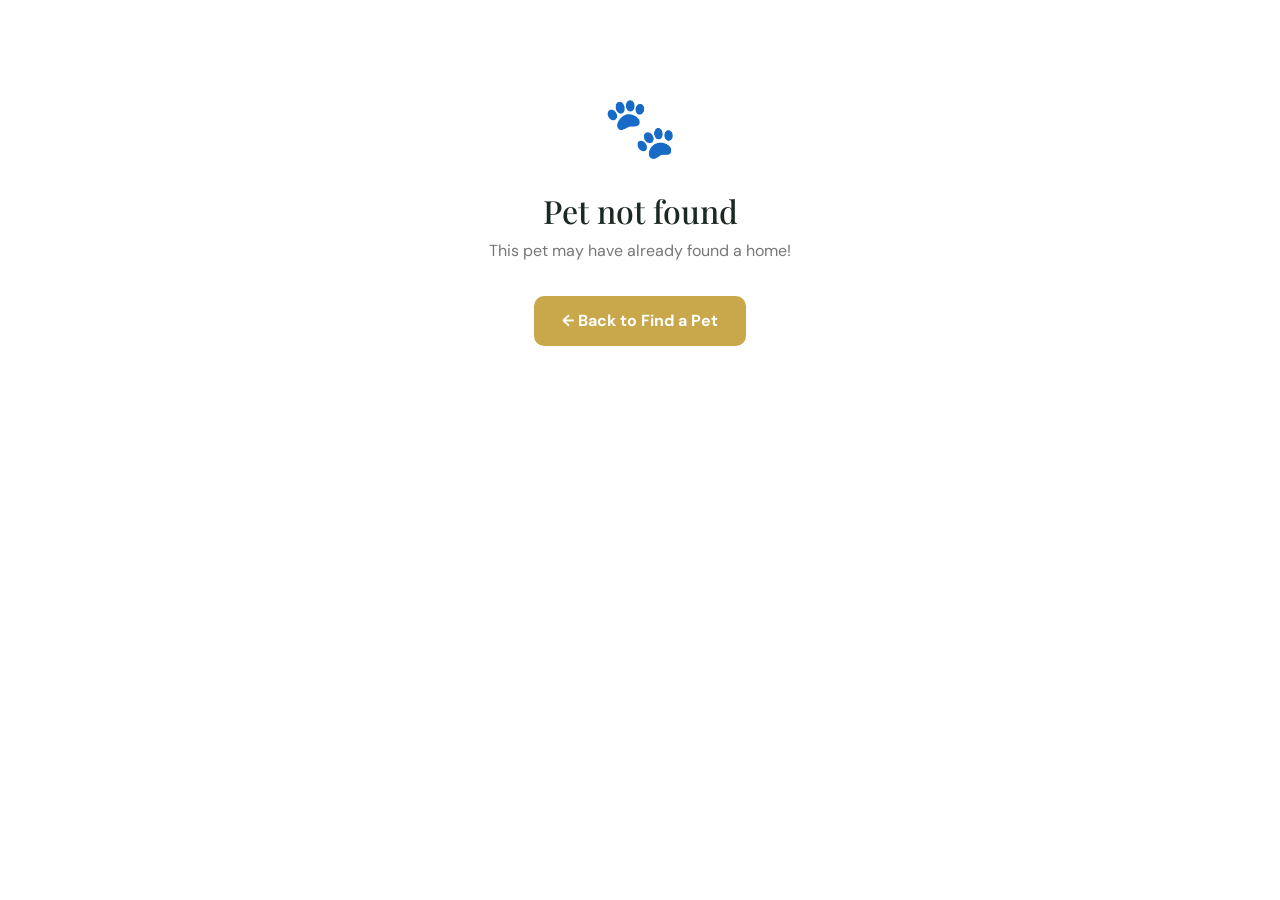
<file: frontend/pages/pet-detail.html>
<!DOCTYPE html>
<html lang="en">
<head>
  <meta charset="UTF-8"/>
  <meta name="viewport" content="width=device-width, initial-scale=1.0"/>
  <title>Pet Detail — Furever Home</title>
  <link href="https://cdn.jsdelivr.net/npm/bootstrap@5.3.2/dist/css/bootstrap.min.css" rel="stylesheet"/>
  <link href="https://fonts.googleapis.com/css2?family=Playfair+Display:wght@400;600;700&family=DM+Sans:wght@300;400;500;600&display=swap" rel="stylesheet"/>
  <link href="https://cdn.jsdelivr.net/npm/bootstrap-icons@1.11.3/font/bootstrap-icons.min.css" rel="stylesheet"/>
  <link rel="stylesheet" href="../css/styles.css"/>
  <link rel="stylesheet" href="../css/pet-detail.css"/>
</head>
<body>

<nav class="navbar navbar-expand-lg sticky-top fh-navbar">
  <div class="container-fluid px-4">
    <a class="navbar-brand d-flex align-items-center gap-2" href="../index.html">
      <div class="brand-icon"><i class="bi bi-heart-fill"></i></div>
      <span class="brand-text">Furever<span class="brand-accent">Home</span></span>
    </a>
    <button class="navbar-toggler" type="button" data-bs-toggle="collapse" data-bs-target="#mainNav">
      <span class="navbar-toggler-icon"></span>
    </button>
    <div class="collapse navbar-collapse" id="mainNav">
      <ul class="navbar-nav mx-auto gap-1">
        <li class="nav-item"><a class="nav-link" href="../index.html">Home</a></li>
        <li class="nav-item"><a class="nav-link" href="pets.html">Find a Pet</a></li>
        <li class="nav-item"><a class="nav-link" href="about.html">About Us</a></li>
        <li class="nav-item"><a class="nav-link" href="tips.html">Pet Care Tips</a></li>
        <li class="nav-item"><a class="nav-link" href="contact.html">Contact</a></li>
      </ul>
      <div class="d-flex align-items-center gap-2">
        <a href="login.html" class="btn btn-outline-primary btn-sm px-3">Log In</a>
        <a href="register.html" class="btn btn-primary btn-sm px-3">Sign Up</a>
      </div>
    </div>
  </div>
</nav>

<div class="container py-5">
  <!-- Breadcrumb -->
  <nav aria-label="breadcrumb" class="mb-4">
    <ol class="breadcrumb">
      <li class="breadcrumb-item"><a href="../index.html" class="text-muted">Home</a></li>
      <li class="breadcrumb-item"><a href="pets.html" class="text-muted">Find a Pet</a></li>
      <li class="breadcrumb-item active" id="breadcrumb-name">Pet Detail</li>
    </ol>
  </nav>

  <div class="row g-5">
    <!-- Left: Images -->
    <div class="col-lg-6">
      <div class="pet-detail-img-main mb-3">
        <img src="" alt="" id="mainImg" class="w-100"/>
        <span id="statusBadge" class="pet-status detail-badge">Loading…</span>
        <button class="fav-btn detail-fav" onclick="toggleFav(this)"><i class="bi bi-heart"></i></button>
      </div>
      <div class="pet-thumbs d-flex gap-2" id="thumbsContainer">
        <!-- Thumbnails injected by JS -->
      </div>
    </div>

    <!-- Right: Details -->
    <div class="col-lg-6">
      <div class="detail-type mb-2" id="petType"></div>
      <h1 class="detail-name" id="petName"></h1>
      <div class="detail-location mb-4" id="petLocation"></div>

      <!-- Stats grid -->
      <div class="row g-2 mb-4">
        <div class="col-6 col-sm-3">
          <div class="detail-stat"><div class="ds-label">Breed</div><div class="ds-val" id="statBreed">—</div></div>
        </div>
        <div class="col-6 col-sm-3">
          <div class="detail-stat"><div class="ds-label">Age</div><div class="ds-val" id="statAge">—</div></div>
        </div>
        <div class="col-6 col-sm-3">
          <div class="detail-stat"><div class="ds-label">Gender</div><div class="ds-val" id="statGender">—</div></div>
        </div>
        <div class="col-6 col-sm-3">
          <div class="detail-stat"><div class="ds-label">Size</div><div class="ds-val" id="statSize">—</div></div>
        </div>
      </div>

      <!-- Health / tag badges -->
      <div class="health-tags mb-4" id="healthTags">
        <!-- Injected by JS -->
      </div>

      <!-- About -->
      <h5 class="fw-700 mb-2" id="aboutHeading">About</h5>
      <p class="text-muted mb-4" id="petDesc" style="font-size:14px;line-height:1.8"></p>

      <!-- Owner info -->
      <div class="owner-card mb-4">
        <div class="owner-avatar"><i class="bi bi-building-fill-heart"></i></div>
        <div>
          <div class="owner-name" id="shelterName">Animal Shelter</div>
          <div class="owner-role">Official Rescue Partner</div>
        </div>
        <a href="contact.html" class="btn btn-sm btn-outline-dark ms-auto">Contact</a>
      </div>

      <!-- Actions -->
      <div class="d-flex gap-3 flex-wrap">
        <a id="adoptBtn" href="#" class="btn btn-gold btn-lg flex-fill">Adopt <i class="bi bi-arrow-right ms-1"></i></a>
        <button class="btn btn-outline-dark btn-lg" onclick="toggleFav(this)"><i class="bi bi-heart me-1"></i>Save</button>
      </div>
    </div>
  </div>
</div>

<footer class="fh-footer mt-5">
  <div class="container">
    <div class="footer-bottom"><p>© 2026 Furever Home. All rights reserved.</p></div>
  </div>
</footer>

<script src="https://cdn.jsdelivr.net/npm/bootstrap@5.3.2/dist/js/bootstrap.bundle.min.js"></script>
<script src="../js/main.js"></script>
<script src="../js/pet-detail.js"></script>
</body>
</html>
</file>
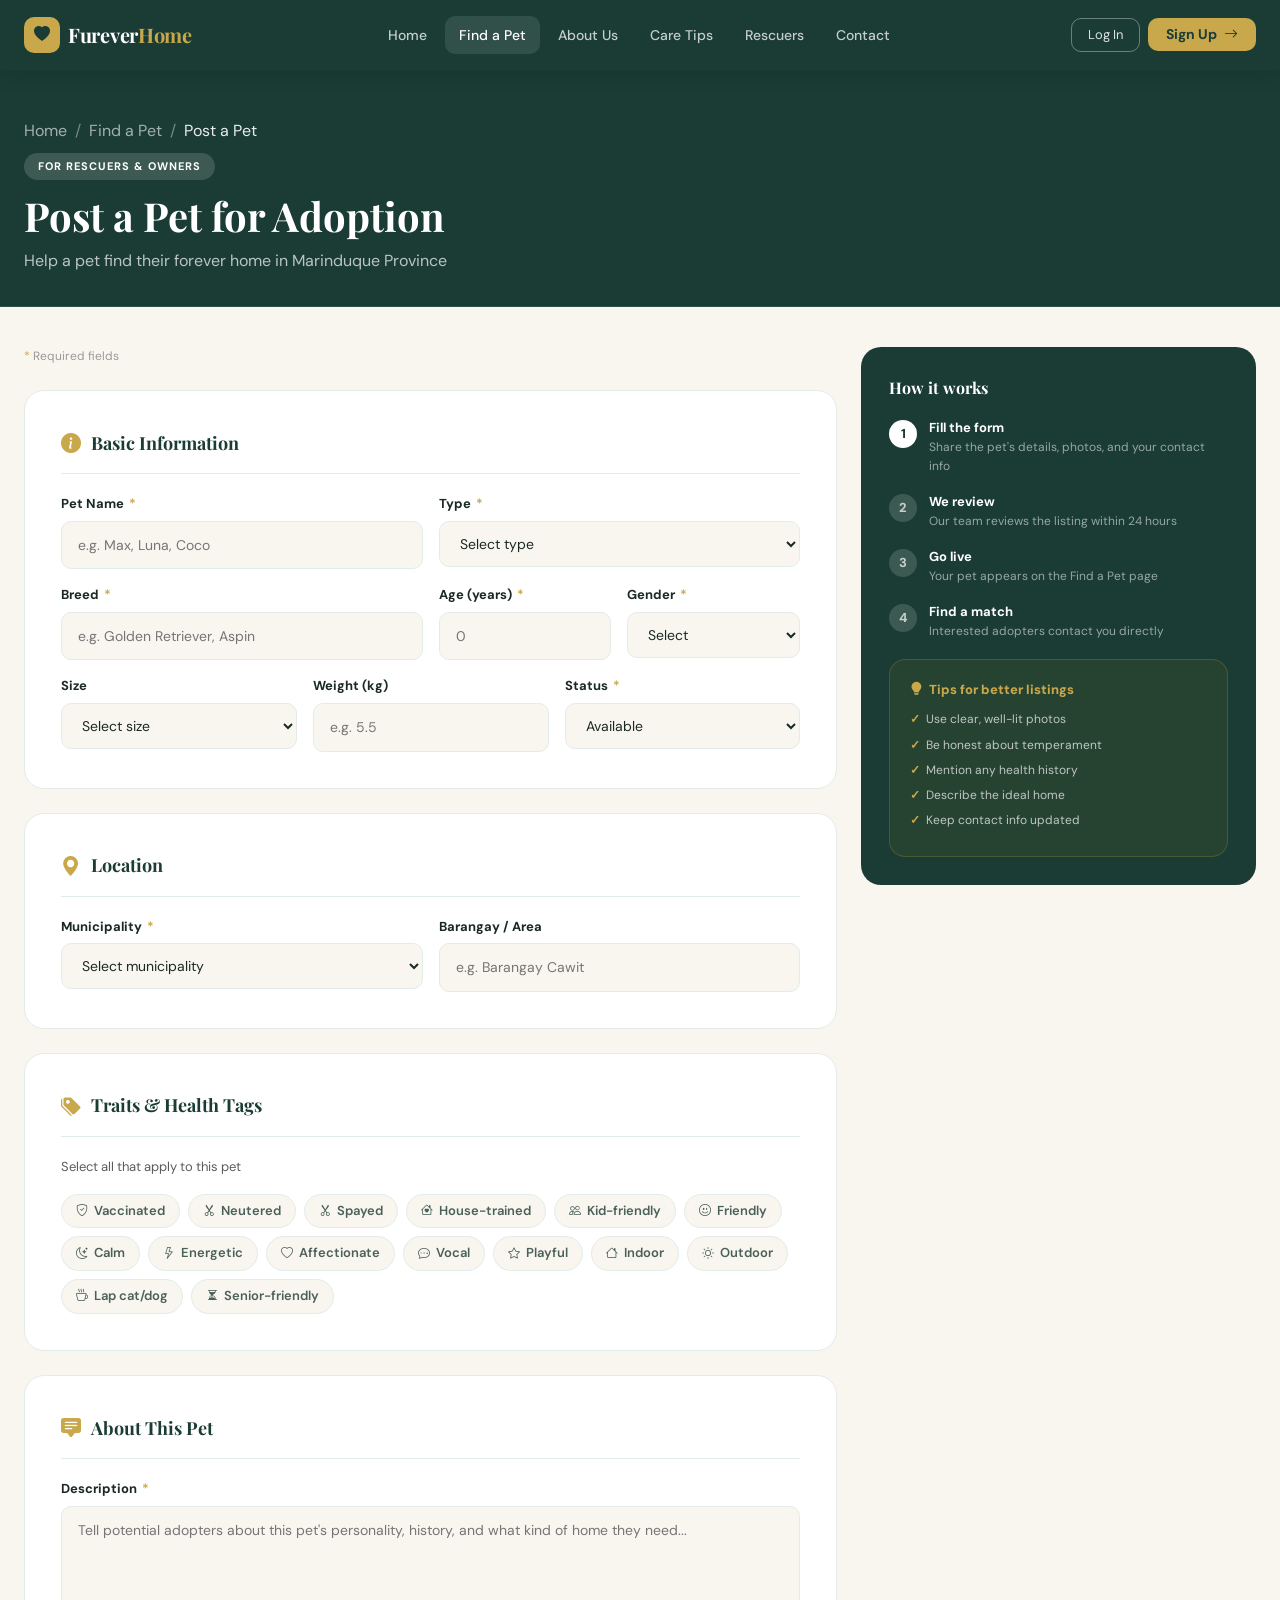
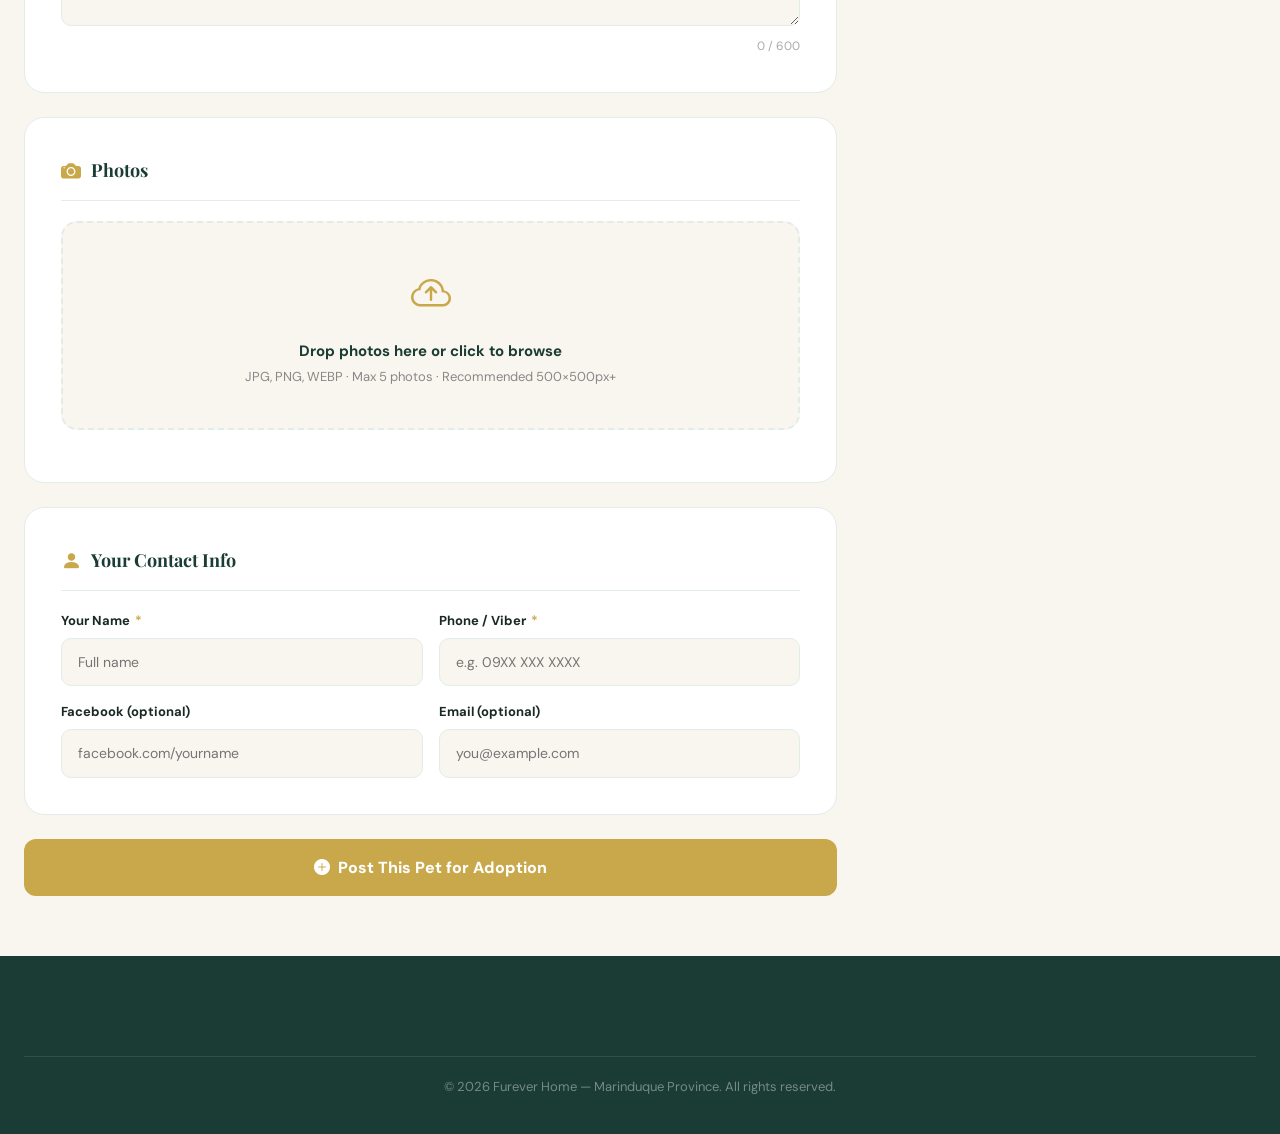
<file: frontend/pages/post-pet.html>
<!DOCTYPE html>
<html lang="en">
<head>
  <meta charset="UTF-8"/>
  <meta name="viewport" content="width=device-width, initial-scale=1.0"/>
  <title>Post a Pet — Furever Home</title>
  <link href="https://cdn.jsdelivr.net/npm/bootstrap@5.3.2/dist/css/bootstrap.min.css" rel="stylesheet"/>
  <link href="https://fonts.googleapis.com/css2?family=Playfair+Display:ital,wght@0,400;0,600;0,700;1,400&family=DM+Sans:wght@300;400;500;600;700&display=swap" rel="stylesheet"/>
  <link href="https://cdn.jsdelivr.net/npm/bootstrap-icons@1.11.3/font/bootstrap-icons.min.css" rel="stylesheet"/>
  <link rel="stylesheet" href="../css/styles.css"/>
  <style>
    /* ── Page header ── */
    .post-header {
      background: var(--dark-green);
      padding: 48px 0 32px;
      border-bottom: 1px solid rgba(255,255,255,0.1);
    }
    .post-header .breadcrumb-item a { color: rgba(255,255,255,0.6); text-decoration: none; }
    .post-header .breadcrumb-item.active { color: rgba(255,255,255,0.9); }
    .post-header .breadcrumb-item + .breadcrumb-item::before { color: rgba(255,255,255,0.4); }
    .post-header .section-tag {
      display: inline-block;
      background: rgba(255,255,255,0.15);
      color: #fff;
      font-size: 11px; font-weight: 700;
      letter-spacing: 1px; text-transform: uppercase;
      padding: 5px 14px; border-radius: 100px;
      margin-bottom: 12px;
    }
    .post-header h1 { color: #fff; font-family: 'Playfair Display', serif; font-size: clamp(28px, 4vw, 40px); font-weight: 700; margin-bottom: 8px; }
    .post-header p { color: rgba(255,255,255,0.7); margin: 0; }

    /* ── Form card ── */
    .form-card {
      background: #fff;
      border: 1.5px solid var(--border, #e8e4dc);
      border-radius: 20px;
      padding: 36px;
      margin-bottom: 24px;
    }
    .form-card-title {
      font-family: 'Playfair Display', serif;
      font-size: 18px; font-weight: 700;
      color: var(--dark-green, #1a3c34);
      margin-bottom: 20px;
      padding-bottom: 14px;
      border-bottom: 1.5px solid var(--border, #e8e4dc);
      display: flex; align-items: center; gap: 10px;
    }
    .form-card-title i { font-size: 20px; color: var(--gold, #b8962e); }

    /* ── Custom inputs ── */
    .fh-input, .fh-select, .fh-textarea {
      width: 100%;
      border: 1.5px solid var(--border, #e8e4dc);
      border-radius: 10px;
      padding: 12px 16px;
      font-family: 'DM Sans', sans-serif;
      font-size: 14px;
      color: var(--text-dark, #1a1a1a);
      background: var(--cream, #f9f6f0);
      transition: all 0.2s;
      outline: none;
    }
    .fh-input:focus, .fh-select:focus, .fh-textarea:focus {
      border-color: var(--dark-green, #1a3c34);
      background: #fff;
      box-shadow: 0 0 0 3px rgba(26,60,52,0.08);
    }
    .fh-textarea { resize: vertical; min-height: 120px; }
    .fh-label {
      font-size: 13px; font-weight: 700;
      color: var(--text-dark, #1a1a1a);
      margin-bottom: 6px; display: block;
    }
    .fh-label .req { color: var(--gold, #b8962e); margin-left: 2px; }

    /* ── Photo upload zone ── */
    .photo-upload-zone {
      border: 2px dashed var(--border, #e8e4dc);
      border-radius: 16px;
      background: var(--cream, #f9f6f0);
      padding: 40px 24px;
      text-align: center;
      cursor: pointer;
      transition: all 0.2s;
      position: relative;
    }
    .photo-upload-zone:hover, .photo-upload-zone.drag-over {
      border-color: var(--dark-green, #1a3c34);
      background: rgba(26,60,52,0.04);
    }
    .photo-upload-zone input[type="file"] {
      position: absolute; inset: 0; opacity: 0; cursor: pointer; width: 100%; height: 100%;
    }
    .upload-icon { font-size: 40px; color: var(--gold, #b8962e); margin-bottom: 12px; }
    .upload-title { font-weight: 700; font-size: 15px; color: var(--dark-green, #1a3c34); margin-bottom: 4px; }
    .upload-sub { font-size: 13px; color: #888; }
    .photo-preview-grid { display: flex; flex-wrap: wrap; gap: 10px; margin-top: 16px; }
    .photo-thumb {
      width: 80px; height: 80px; border-radius: 10px;
      object-fit: cover; border: 2px solid #fff;
      box-shadow: 0 2px 8px rgba(0,0,0,0.12);
      position: relative;
    }
    .thumb-wrap { position: relative; width: 80px; height: 80px; }
    .thumb-remove {
      position: absolute; top: -6px; right: -6px;
      width: 20px; height: 20px; border-radius: 50%;
      background: #e53e3e; color: #fff; border: none;
      font-size: 11px; cursor: pointer; display: flex;
      align-items: center; justify-content: center;
      box-shadow: 0 2px 6px rgba(0,0,0,0.2);
    }

    /* ── Tag chips ── */
    .tag-chips { display: flex; flex-wrap: wrap; gap: 8px; }
    .tag-chip {
      display: flex; align-items: center; gap: 6px;
      padding: 6px 14px; border-radius: 100px;
      border: 1.5px solid var(--border, #e8e4dc);
      background: var(--cream, #f9f6f0);
      font-size: 13px; font-weight: 600; cursor: pointer;
      transition: all 0.2s; color: var(--text-mid, #555);
      user-select: none;
    }
    .tag-chip.selected {
      background: var(--dark-green, #1a3c34);
      border-color: var(--dark-green, #1a3c34);
      color: #fff;
    }
    .tag-chip i { font-size: 12px; }

    /* ── Steps sidebar ── */
    .steps-card {
      background: var(--dark-green, #1a3c34);
      border-radius: 20px;
      padding: 28px;
      position: sticky; top: 80px;
    }
    .steps-title { color: #fff; font-family: 'Playfair Display', serif; font-size: 16px; font-weight: 700; margin-bottom: 20px; }
    .step-item { display: flex; align-items: flex-start; gap: 12px; margin-bottom: 18px; }
    .step-num {
      width: 28px; height: 28px; border-radius: 50%; flex-shrink: 0;
      display: flex; align-items: center; justify-content: center;
      font-size: 13px; font-weight: 800;
      background: rgba(255,255,255,0.15); color: rgba(255,255,255,0.7);
    }
    .step-num.done { background: var(--gold, #b8962e); color: #fff; }
    .step-num.active { background: #fff; color: var(--dark-green, #1a3c34); }
    .step-text h6 { color: #fff; font-size: 13px; font-weight: 700; margin: 0 0 2px; }
    .step-text p  { color: rgba(255,255,255,0.55); font-size: 12px; margin: 0; }

    .tips-card {
      background: rgba(184,150,46,0.08);
      border: 1.5px solid rgba(184,150,46,0.25);
      border-radius: 16px; padding: 20px; margin-top: 16px;
    }
    .tips-title { font-size: 13px; font-weight: 800; color: var(--gold, #b8962e); margin-bottom: 10px; display: flex; align-items: center; gap: 6px; }
    .tips-list { list-style: none; padding: 0; margin: 0; }
    .tips-list li { font-size: 12px; color: rgba(255,255,255,0.7); margin-bottom: 6px; display: flex; align-items: flex-start; gap: 6px; }
    .tips-list li::before { content: '✓'; color: var(--gold, #b8962e); font-weight: 800; flex-shrink: 0; }

    /* ── Submit btn ── */
    .btn-submit {
      background: var(--gold, #b8962e);
      color: #fff; border: none;
      border-radius: 12px; padding: 16px 32px;
      font-size: 16px; font-weight: 800;
      font-family: 'DM Sans', sans-serif;
      cursor: pointer; transition: all 0.2s;
      width: 100%; display: flex; align-items: center;
      justify-content: center; gap: 8px;
    }
    .btn-submit:hover { background: #a07d24; transform: translateY(-2px); box-shadow: 0 8px 24px rgba(184,150,46,0.35); }

    /* ── Success overlay ── */
    .success-overlay {
      display: none; position: fixed; inset: 0;
      background: rgba(26,60,52,0.85); z-index: 9999;
      align-items: center; justify-content: center;
    }
    .success-overlay.show { display: flex; }
    .success-box {
      background: #fff; border-radius: 24px;
      padding: 48px 40px; text-align: center;
      max-width: 440px; width: 90%;
      animation: popIn 0.4s cubic-bezier(0.34, 1.56, 0.64, 1);
    }
    @keyframes popIn { from { transform: scale(0.7); opacity: 0; } to { transform: scale(1); opacity: 1; } }
    .success-icon { font-size: 64px; margin-bottom: 16px; }
    .success-box h3 { font-family: 'Playfair Display', serif; font-size: 26px; color: var(--dark-green, #1a3c34); margin-bottom: 8px; }
    .success-box p { color: #666; font-size: 14px; margin-bottom: 24px; }

    /* misc */
    .char-count { font-size: 12px; color: #aaa; text-align: right; margin-top: 4px; }
    .required-note { font-size: 12px; color: #999; margin-bottom: 24px; }
    .required-note span { color: var(--gold, #b8962e); }
  </style>
</head>
<body>

<!-- Navbar -->
<nav class="navbar navbar-expand-lg sticky-top fh-navbar">
  <div class="container-xxl px-4">
    <a class="navbar-brand d-flex align-items-center gap-2" href="../index.html">
      <div class="brand-icon"><i class="bi bi-heart-fill"></i></div>
      <span class="brand-text">Furever<span class="brand-accent">Home</span></span>
    </a>
    <button class="navbar-toggler border-0" type="button" data-bs-toggle="collapse" data-bs-target="#mainNav">
      <i class="bi bi-list text-white fs-4"></i>
    </button>
    <div class="collapse navbar-collapse" id="mainNav">
      <ul class="navbar-nav mx-auto gap-1">
        <li class="nav-item"><a class="nav-link" href="../index.html">Home</a></li>
        <li class="nav-item"><a class="nav-link active" href="pets.html">Find a Pet</a></li>
        <li class="nav-item"><a class="nav-link" href="about.html">About Us</a></li>
        <li class="nav-item"><a class="nav-link" href="tips.html">Care Tips</a></li>
        <li class="nav-item"><a class="nav-link" href="rescuers.html">Rescuers</a></li>
        <li class="nav-item"><a class="nav-link" href="contact.html">Contact</a></li>
      </ul>
      <div class="d-flex align-items-center gap-2">
        <a href="login.html" class="btn btn-nav-outline px-3">Log In</a>
        <a href="register.html" class="btn btn-gold btn-sm px-3">Sign Up <i class="bi bi-arrow-right ms-1"></i></a>
      </div>
    </div>
  </div>
</nav>

<!-- Page Header -->
<section class="post-header">
  <div class="container-xxl px-4">
    <div class="row align-items-center">
      <div class="col">
        <nav aria-label="breadcrumb" class="mb-2">
          <ol class="breadcrumb mb-0">
            <li class="breadcrumb-item"><a href="../index.html">Home</a></li>
            <li class="breadcrumb-item"><a href="pets.html">Find a Pet</a></li>
            <li class="breadcrumb-item active">Post a Pet</li>
          </ol>
        </nav>
        <div class="section-tag">For Rescuers & Owners</div>
        <h1>Post a Pet for Adoption</h1>
        <p>Help a pet find their forever home in Marinduque Province</p>
      </div>
    </div>
  </div>
</section>

<!-- Main content -->
<section style="padding: 40px 0 60px; background: var(--cream, #f9f6f0);">
  <div class="container-xxl px-4">
    <div class="row g-4">

      <!-- Form column -->
      <div class="col-lg-8">
        <p class="required-note"><span>*</span> Required fields</p>

        <!-- Section 1: Pet Info -->
        <div class="form-card">
          <div class="form-card-title"><i class="bi bi-info-circle-fill"></i> Basic Information</div>
          <div class="row g-3">
            <div class="col-sm-6">
              <label class="fh-label">Pet Name <span class="req">*</span></label>
              <input type="text" class="fh-input" id="petName" placeholder="e.g. Max, Luna, Coco" maxlength="40"/>
            </div>
            <div class="col-sm-6">
              <label class="fh-label">Type <span class="req">*</span></label>
              <select class="fh-select" id="petType">
                <option value="">Select type</option>
                <option value="Dog">🐕 Dog</option>
                <option value="Cat">🐈 Cat</option>
              </select>
            </div>
            <div class="col-sm-6">
              <label class="fh-label">Breed <span class="req">*</span></label>
              <input type="text" class="fh-input" id="petBreed" placeholder="e.g. Golden Retriever, Aspin"/>
            </div>
            <div class="col-sm-3">
              <label class="fh-label">Age (years) <span class="req">*</span></label>
              <input type="number" class="fh-input" id="petAge" placeholder="0" min="0" max="30" step="0.5"/>
            </div>
            <div class="col-sm-3">
              <label class="fh-label">Gender <span class="req">*</span></label>
              <select class="fh-select" id="petGender">
                <option value="">Select</option>
                <option value="Male">Male</option>
                <option value="Female">Female</option>
              </select>
            </div>
            <div class="col-sm-4">
              <label class="fh-label">Size</label>
              <select class="fh-select" id="petSize">
                <option value="">Select size</option>
                <option value="Small">Small</option>
                <option value="Medium">Medium</option>
                <option value="Large">Large</option>
              </select>
            </div>
            <div class="col-sm-4">
              <label class="fh-label">Weight (kg)</label>
              <input type="number" class="fh-input" id="petWeight" placeholder="e.g. 5.5" min="0" max="100" step="0.1"/>
            </div>
            <div class="col-sm-4">
              <label class="fh-label">Status <span class="req">*</span></label>
              <select class="fh-select" id="petStatus">
                <option value="available">Available</option>
                <option value="pending">Pending</option>
              </select>
            </div>
          </div>
        </div>

        <!-- Section 2: Location -->
        <div class="form-card">
          <div class="form-card-title"><i class="bi bi-geo-alt-fill"></i> Location</div>
          <div class="row g-3">
            <div class="col-sm-6">
              <label class="fh-label">Municipality <span class="req">*</span></label>
              <select class="fh-select" id="petLocation">
                <option value="">Select municipality</option>
                <option>Boac</option>
                <option>Gasan</option>
                <option>Mogpog</option>
                <option>Santa Cruz</option>
                <option>Buenavista</option>
                <option>Torrijos</option>
              </select>
            </div>
            <div class="col-sm-6">
              <label class="fh-label">Barangay / Area</label>
              <input type="text" class="fh-input" id="petBarangay" placeholder="e.g. Barangay Cawit"/>
            </div>
          </div>
        </div>

        <!-- Section 3: Tags -->
        <div class="form-card">
          <div class="form-card-title"><i class="bi bi-tags-fill"></i> Traits & Health Tags</div>
          <p class="text-muted" style="font-size:13px; margin-bottom:16px;">Select all that apply to this pet</p>
          <div class="tag-chips" id="tagChips">
            <div class="tag-chip" onclick="toggleTag(this)"><i class="bi bi-shield-check"></i> Vaccinated</div>
            <div class="tag-chip" onclick="toggleTag(this)"><i class="bi bi-scissors"></i> Neutered</div>
            <div class="tag-chip" onclick="toggleTag(this)"><i class="bi bi-scissors"></i> Spayed</div>
            <div class="tag-chip" onclick="toggleTag(this)"><i class="bi bi-house-heart"></i> House-trained</div>
            <div class="tag-chip" onclick="toggleTag(this)"><i class="bi bi-people"></i> Kid-friendly</div>
            <div class="tag-chip" onclick="toggleTag(this)"><i class="bi bi-emoji-smile"></i> Friendly</div>
            <div class="tag-chip" onclick="toggleTag(this)"><i class="bi bi-moon-stars"></i> Calm</div>
            <div class="tag-chip" onclick="toggleTag(this)"><i class="bi bi-lightning"></i> Energetic</div>
            <div class="tag-chip" onclick="toggleTag(this)"><i class="bi bi-heart"></i> Affectionate</div>
            <div class="tag-chip" onclick="toggleTag(this)"><i class="bi bi-chat-dots"></i> Vocal</div>
            <div class="tag-chip" onclick="toggleTag(this)"><i class="bi bi-star"></i> Playful</div>
            <div class="tag-chip" onclick="toggleTag(this)"><i class="bi bi-house"></i> Indoor</div>
            <div class="tag-chip" onclick="toggleTag(this)"><i class="bi bi-sun"></i> Outdoor</div>
            <div class="tag-chip" onclick="toggleTag(this)"><i class="bi bi-cup-hot"></i> Lap cat/dog</div>
            <div class="tag-chip" onclick="toggleTag(this)"><i class="bi bi-hourglass-split"></i> Senior-friendly</div>
          </div>
        </div>

        <!-- Section 4: Description -->
        <div class="form-card">
          <div class="form-card-title"><i class="bi bi-chat-square-text-fill"></i> About This Pet</div>
          <label class="fh-label">Description <span class="req">*</span></label>
          <textarea class="fh-textarea" id="petDesc" maxlength="600" placeholder="Tell potential adopters about this pet's personality, history, and what kind of home they need..." oninput="updateCharCount(this)"></textarea>
          <div class="char-count"><span id="charCount">0</span> / 600</div>
        </div>

        <!-- Section 5: Photo -->
        <div class="form-card">
          <div class="form-card-title"><i class="bi bi-camera-fill"></i> Photos</div>
          <div class="photo-upload-zone" id="uploadZone">
            <input type="file" id="photoInput" accept="image/*" multiple onchange="handlePhotos(this)"/>
            <div class="upload-icon"><i class="bi bi-cloud-arrow-up"></i></div>
            <div class="upload-title">Drop photos here or click to browse</div>
            <div class="upload-sub">JPG, PNG, WEBP · Max 5 photos · Recommended 500×500px+</div>
          </div>
          <div class="photo-preview-grid" id="photoPreview"></div>
        </div>

        <!-- Section 6: Contact -->
        <div class="form-card">
          <div class="form-card-title"><i class="bi bi-person-fill"></i> Your Contact Info</div>
          <div class="row g-3">
            <div class="col-sm-6">
              <label class="fh-label">Your Name <span class="req">*</span></label>
              <input type="text" class="fh-input" id="contactName" placeholder="Full name"/>
            </div>
            <div class="col-sm-6">
              <label class="fh-label">Phone / Viber <span class="req">*</span></label>
              <input type="tel" class="fh-input" id="contactPhone" placeholder="e.g. 09XX XXX XXXX"/>
            </div>
            <div class="col-sm-6">
              <label class="fh-label">Facebook (optional)</label>
              <input type="text" class="fh-input" id="contactFb" placeholder="facebook.com/yourname"/>
            </div>
            <div class="col-sm-6">
              <label class="fh-label">Email (optional)</label>
              <input type="email" class="fh-input" id="contactEmail" placeholder="you@example.com"/>
            </div>
          </div>
        </div>

        <!-- Submit -->
        <button class="btn-submit" onclick="submitForm()">
          <i class="bi bi-plus-circle-fill"></i> Post This Pet for Adoption
        </button>
      </div>

      <!-- Sidebar -->
      <div class="col-lg-4">
        <div class="steps-card">
          <div class="steps-title">How it works</div>
          <div class="step-item">
            <div class="step-num active">1</div>
            <div class="step-text">
              <h6>Fill the form</h6>
              <p>Share the pet's details, photos, and your contact info</p>
            </div>
          </div>
          <div class="step-item">
            <div class="step-num">2</div>
            <div class="step-text">
              <h6>We review</h6>
              <p>Our team reviews the listing within 24 hours</p>
            </div>
          </div>
          <div class="step-item">
            <div class="step-num">3</div>
            <div class="step-text">
              <h6>Go live</h6>
              <p>Your pet appears on the Find a Pet page</p>
            </div>
          </div>
          <div class="step-item">
            <div class="step-num">4</div>
            <div class="step-text">
              <h6>Find a match</h6>
              <p>Interested adopters contact you directly</p>
            </div>
          </div>

          <div class="tips-card">
            <div class="tips-title"><i class="bi bi-lightbulb-fill"></i> Tips for better listings</div>
            <ul class="tips-list">
              <li>Use clear, well-lit photos</li>
              <li>Be honest about temperament</li>
              <li>Mention any health history</li>
              <li>Describe the ideal home</li>
              <li>Keep contact info updated</li>
            </ul>
          </div>
        </div>
      </div>

    </div>
  </div>
</section>

<footer class="fh-footer mt-0">
  <div class="container-xxl px-4">
    <div class="footer-bottom"><p>© 2026 Furever Home — Marinduque Province. All rights reserved.</p></div>
  </div>
</footer>

<!-- Success Modal -->
<div class="success-overlay" id="successOverlay">
  <div class="success-box">
    <div class="success-icon">🐾</div>
    <h3>Pet Posted Successfully!</h3>
    <p>Thank you! Your listing is under review and will be live within 24 hours. Adopters will contact you directly.</p>
    <a href="pets.html" class="btn-submit text-decoration-none" style="display:inline-flex; width:auto; padding: 14px 28px;">
      <i class="bi bi-grid-fill"></i> Browse All Pets
    </a>
  </div>
</div>

<script src="https://cdn.jsdelivr.net/npm/bootstrap@5.3.2/dist/js/bootstrap.bundle.min.js"></script>
<script>
  // Tag toggle
  function toggleTag(el) {
    el.classList.toggle('selected');
  }

  // Char counter
  function updateCharCount(el) {
    document.getElementById('charCount').textContent = el.value.length;
  }

  // Photo preview
  let uploadedFiles = [];
  function handlePhotos(input) {
    const files = Array.from(input.files);
    const remaining = 5 - uploadedFiles.length;
    const toAdd = files.slice(0, remaining);
    toAdd.forEach(file => {
      uploadedFiles.push(file);
      const reader = new FileReader();
      reader.onload = e => {
        const wrap = document.createElement('div');
        wrap.className = 'thumb-wrap';
        wrap.innerHTML = `
          <img src="${e.target.result}" class="photo-thumb" alt="preview"/>
          <button class="thumb-remove" onclick="removePhoto(this, '${file.name}')">
            <i class="bi bi-x"></i>
          </button>`;
        document.getElementById('photoPreview').appendChild(wrap);
      };
      reader.readAsDataURL(file);
    });
  }

  function removePhoto(btn, name) {
    uploadedFiles = uploadedFiles.filter(f => f.name !== name);
    btn.closest('.thumb-wrap').remove();
  }

  // Drag & drop
  const zone = document.getElementById('uploadZone');
  zone.addEventListener('dragover', e => { e.preventDefault(); zone.classList.add('drag-over'); });
  zone.addEventListener('dragleave', () => zone.classList.remove('drag-over'));
  zone.addEventListener('drop', e => {
    e.preventDefault(); zone.classList.remove('drag-over');
    const dt = { files: e.dataTransfer.files };
    handlePhotos(dt);
  });

  // Validation & submit
  function submitForm() {
    const required = [
      { id: 'petName', label: 'Pet Name' },
      { id: 'petType', label: 'Type' },
      { id: 'petBreed', label: 'Breed' },
      { id: 'petAge', label: 'Age' },
      { id: 'petGender', label: 'Gender' },
      { id: 'petStatus', label: 'Status' },
      { id: 'petLocation', label: 'Municipality' },
      { id: 'petDesc', label: 'Description' },
      { id: 'contactName', label: 'Your Name' },
      { id: 'contactPhone', label: 'Phone / Viber' },
    ];

    for (const field of required) {
      const el = document.getElementById(field.id);
      if (!el.value.trim()) {
        el.focus();
        el.style.borderColor = '#e53e3e';
        el.style.boxShadow = '0 0 0 3px rgba(229,62,62,0.15)';
        setTimeout(() => {
          el.style.borderColor = '';
          el.style.boxShadow = '';
        }, 2500);
        alert(`Please fill in: ${field.label}`);
        return;
      }
    }

    // Show success
    document.getElementById('successOverlay').classList.add('show');
  }

  // Close overlay on background click
  document.getElementById('successOverlay').addEventListener('click', function(e) {
    if (e.target === this) this.classList.remove('show');
  });
</script>
</body>
</html>
</file>
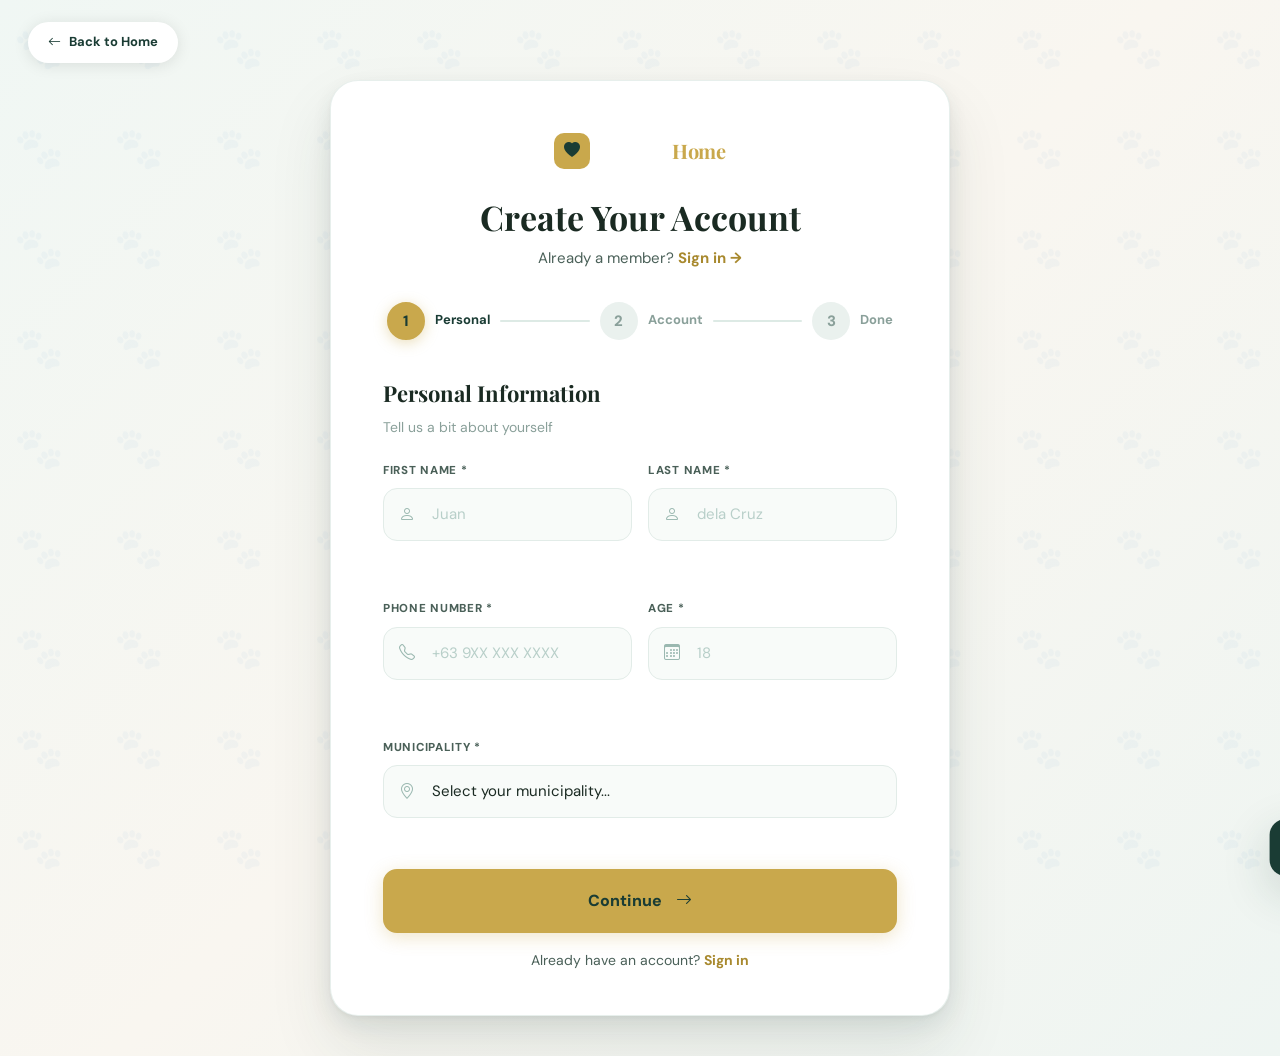
<file: frontend/pages/register.html>
<!DOCTYPE html>
<html lang="en">
<head>
  <meta charset="UTF-8"/>
  <meta name="viewport" content="width=device-width, initial-scale=1.0"/>
  <title>Create Account — Furever Home</title>
  <link href="https://cdn.jsdelivr.net/npm/bootstrap@5.3.2/dist/css/bootstrap.min.css" rel="stylesheet"/>
  <link href="https://fonts.googleapis.com/css2?family=Playfair+Display:ital,wght@0,400;0,600;0,700;1,400&family=DM+Sans:wght@300;400;500;600;700&display=swap" rel="stylesheet"/>
  <link href="https://cdn.jsdelivr.net/npm/bootstrap-icons@1.11.3/font/bootstrap-icons.min.css" rel="stylesheet"/>
  <link rel="stylesheet" href="../css/styles.css"/>
  <link rel="stylesheet" href="../css/login.css"/>
</head>
<body class="auth-body">

<div class="auth-bg-pattern"></div>
<a href="../index.html" class="auth-back-link"><i class="bi bi-arrow-left"></i> Back to Home</a>

<div class="auth-center-wrap auth-center-wide">
  <div class="auth-card reg-card-wrap">

    <!-- Logo -->
    <div class="auth-logo">
      <div class="brand-icon"><i class="bi bi-heart-fill"></i></div>
      <span class="brand-text">Furever<span class="brand-accent">Home</span></span>
    </div>

    <h2 class="auth-title">Create Your Account</h2>
    <p class="auth-subtitle">Already a member? <a href="login.html" class="fauth-link">Sign in →</a></p>

    <!-- DB: Server response messages -->
    <div id="regAlert" class="auth-alert" style="display:none"></div>

    <!-- Step indicators -->
    <div class="reg-steps">
      <div class="reg-step-item active" id="si1">
        <div class="rs-circle">1</div>
        <div class="rs-label">Personal</div>
      </div>
      <div class="rs-line" id="rl1"></div>
      <div class="reg-step-item" id="si2">
        <div class="rs-circle">2</div>
        <div class="rs-label">Account</div>
      </div>
      <div class="rs-line" id="rl2"></div>
      <div class="reg-step-item" id="si3">
        <div class="rs-circle">3</div>
        <div class="rs-label">Done</div>
      </div>
    </div>

    <!-- ══ STEP 1 — Personal Info ══ -->
    <!--
      DB FIELDS: firstName, lastName, phone, age, municipality
      Table: users (first_name, last_name, phone, age, municipality)
    -->
    <div id="regStep1">
      <div class="reg-section-title">Personal Information</div>
      <div class="reg-section-sub">Tell us a bit about yourself</div>
      <div class="row g-3">
        <div class="col-md-6">
          <div class="fauth-field">
            <label class="fauth-label" for="firstName">First Name *</label>
            <div class="fauth-input-wrap">
              <i class="bi bi-person fauth-icon"></i>
              <input type="text" id="firstName" name="firstName" class="fauth-input"
                placeholder="Juan" required autocomplete="given-name"/>
            </div>
            <span class="fauth-error" id="firstNameErr"></span>
          </div>
        </div>
        <div class="col-md-6">
          <div class="fauth-field">
            <label class="fauth-label" for="lastName">Last Name *</label>
            <div class="fauth-input-wrap">
              <i class="bi bi-person fauth-icon"></i>
              <input type="text" id="lastName" name="lastName" class="fauth-input"
                placeholder="dela Cruz" required autocomplete="family-name"/>
            </div>
            <span class="fauth-error" id="lastNameErr"></span>
          </div>
        </div>
        <div class="col-md-6">
          <div class="fauth-field">
            <label class="fauth-label" for="phone">Phone Number *</label>
            <div class="fauth-input-wrap">
              <i class="bi bi-telephone fauth-icon"></i>
              <input type="tel" id="phone" name="phone" class="fauth-input"
                placeholder="+63 9XX XXX XXXX" required autocomplete="tel"/>
            </div>
            <span class="fauth-error" id="phoneErr"></span>
          </div>
        </div>
        <div class="col-md-6">
          <div class="fauth-field">
            <label class="fauth-label" for="age">Age *</label>
            <div class="fauth-input-wrap">
              <i class="bi bi-calendar3 fauth-icon"></i>
              <input type="number" id="age" name="age" class="fauth-input"
                placeholder="18" min="18" max="90" required/>
            </div>
            <span class="fauth-error" id="ageErr"></span>
          </div>
        </div>
        <div class="col-12">
          <div class="fauth-field">
            <label class="fauth-label" for="municipality">Municipality *</label>
            <div class="fauth-input-wrap">
              <i class="bi bi-geo-alt fauth-icon"></i>
              <select id="municipality" name="municipality" class="fauth-input fauth-select" required>
                <option value="">Select your municipality...</option>
                <option value="Boac">Boac</option>
                <option value="Gasan">Gasan</option>
                <option value="Mogpog">Mogpog</option>
                <option value="Santa Cruz">Santa Cruz</option>
                <option value="Buenavista">Buenavista</option>
                <option value="Torrijos">Torrijos</option>
              </select>
            </div>
            <span class="fauth-error" id="muniErr"></span>
          </div>
        </div>
      </div>
      <button type="button" class="fauth-submit mt-2" onclick="goStep2()">
        Continue <i class="bi bi-arrow-right ms-1"></i>
      </button>
    </div>

    <!-- ══ STEP 2 — Account Setup ══ -->
    <!--
      DB FIELDS: email, password (hashed), role
      Table: users (email, password_hash, role='user', created_at)
      POST /api/auth/register
      Body: { firstName, lastName, phone, age, municipality, email, password }
      200: { token, user: {id, name, role} }
      409: { message: "Email already registered" }
      422: { errors: { field: message } }
    -->
    <div id="regStep2" style="display:none">
      <div class="reg-section-title">Account Setup</div>
      <div class="reg-section-sub">Create your login credentials</div>

      <div class="social-auth-row mt-3">
        <button type="button" class="social-btn-item" onclick="handleSocialLogin('google')">
          <svg width="16" height="16" viewBox="0 0 24 24"><path fill="#4285F4" d="M23.745 12.27c0-.79-.07-1.54-.19-2.27h-11.3v4.51h6.47c-.29 1.48-1.14 2.73-2.4 3.58v3h3.86c2.26-2.09 3.56-5.17 3.56-8.82z"/><path fill="#34A853" d="M12.255 24c3.24 0 5.95-1.08 7.93-2.91l-3.86-3c-1.08.72-2.45 1.16-4.07 1.16-3.13 0-5.78-2.11-6.73-4.96h-3.98v3.09C3.515 21.3 7.615 24 12.255 24z"/><path fill="#FBBC05" d="M5.525 14.29c-.25-.72-.38-1.49-.38-2.29s.14-1.57.38-2.29V6.62h-3.98a11.86 11.86 0 0 0 0 10.76l3.98-3.09z"/><path fill="#EA4335" d="M12.255 4.75c1.77 0 3.35.61 4.6 1.8l3.42-3.42C18.205 1.19 15.495 0 12.255 0c-4.64 0-8.74 2.7-10.71 6.62l3.98 3.09c.95-2.85 3.6-4.96 6.73-4.96z"/></svg>
          Sign up with Google
        </button>
        <button type="button" class="social-btn-item" onclick="handleSocialLogin('facebook')">
          <svg width="16" height="16" viewBox="0 0 24 24" fill="#1877F2"><path d="M24 12.073c0-6.627-5.373-12-12-12s-12 5.373-12 12c0 5.99 4.388 10.954 10.125 11.854v-8.385H7.078v-3.47h3.047V9.43c0-3.007 1.792-4.669 4.533-4.669 1.312 0 2.686.235 2.686.235v2.953H15.83c-1.491 0-1.956.925-1.956 1.874v2.25h3.328l-.532 3.47h-2.796v8.385C19.612 23.027 24 18.062 24 12.073z"/></svg>
          Facebook
        </button>
      </div>

      <div class="auth-or"><span>or use email</span></div>

      <div class="fauth-field">
        <label class="fauth-label" for="regEmail">Email Address *</label>
        <div class="fauth-input-wrap">
          <i class="bi bi-envelope fauth-icon"></i>
          <input type="email" id="regEmail" name="email" class="fauth-input"
            placeholder="you@email.com" required autocomplete="email"/>
        </div>
        <span class="fauth-error" id="regEmailErr"></span>
      </div>

      <div class="fauth-field">
        <label class="fauth-label" for="regPw">Password *</label>
        <div class="fauth-input-wrap">
          <i class="bi bi-lock fauth-icon"></i>
          <input type="password" id="regPw" name="password" class="fauth-input"
            placeholder="Min. 8 characters" required oninput="checkStrength(this.value)"/>
          <button type="button" class="fauth-eye" onclick="togglePw('regPw','pwIcon2')">
            <i class="bi bi-eye" id="pwIcon2"></i>
          </button>
        </div>
        <!-- Password strength -->
        <div class="pw-strength mt-2">
          <div class="pw-bar"><div class="pw-fill" id="strengthFill"></div></div>
          <span class="pw-label" id="strengthLabel">Enter a password</span>
        </div>
        <span class="fauth-error" id="regPwErr"></span>
      </div>

      <div class="fauth-field">
        <label class="fauth-label" for="regPwConfirm">Confirm Password *</label>
        <div class="fauth-input-wrap">
          <i class="bi bi-lock-fill fauth-icon"></i>
          <input type="password" id="regPwConfirm" name="passwordConfirm" class="fauth-input"
            placeholder="Re-enter password" required/>
          <button type="button" class="fauth-eye" onclick="togglePw('regPwConfirm','pwIcon3')">
            <i class="bi bi-eye" id="pwIcon3"></i>
          </button>
        </div>
        <span class="fauth-error" id="regPwConfirmErr"></span>
      </div>

      <label class="fauth-terms">
        <input type="checkbox" id="termsCheck" required/>
        <span>I agree to the <a href="#" class="fauth-link">Terms of Service</a> and <a href="#" class="fauth-link">Privacy Policy</a></span>
      </label>

      <div class="d-flex gap-3 mt-3">
        <button type="button" class="fauth-back" onclick="goStep1()">
          <i class="bi bi-arrow-left me-1"></i> Back
        </button>
        <button type="button" class="fauth-submit" id="regBtn" onclick="handleRegister()">
          <span id="regBtnText"><i class="bi bi-person-check-fill me-2"></i>Create My Account</span>
          <span id="regBtnLoader" style="display:none"><span class="fauth-spinner"></span> Creating...</span>
        </button>
      </div>
    </div>

    <!-- ══ STEP 3 — Success ══ -->
    <div id="regStep3" style="display:none">
      <div class="reg-success">
        <div class="reg-success-icon">🎉</div>
        <h3 class="reg-success-title">Welcome to Furever Home!</h3>
        <p class="reg-success-sub">Your account has been created. Start browsing pets available in Marinduque!</p>
        <a href="user-dashboard.html" class="fauth-submit" style="display:inline-flex;max-width:300px;margin:0 auto;justify-content:center">
          <i class="bi bi-grid-fill me-2"></i> Go to My Dashboard
        </a>
      </div>
    </div>

    <div class="fauth-switch">
      Already have an account? <a href="login.html" class="fauth-link">Sign in</a>
    </div>

  </div>
</div>

<div class="fh-toast" id="toast"><i class="bi bi-check-circle-fill"></i> <span id="toastMsg"></span></div>
<script src="https://cdn.jsdelivr.net/npm/bootstrap@5.3.2/dist/js/bootstrap.bundle.min.js"></script>
<script src="../js/main.js"></script>
<script src="../js/register.js"></script>
</body>
</html>
</file>
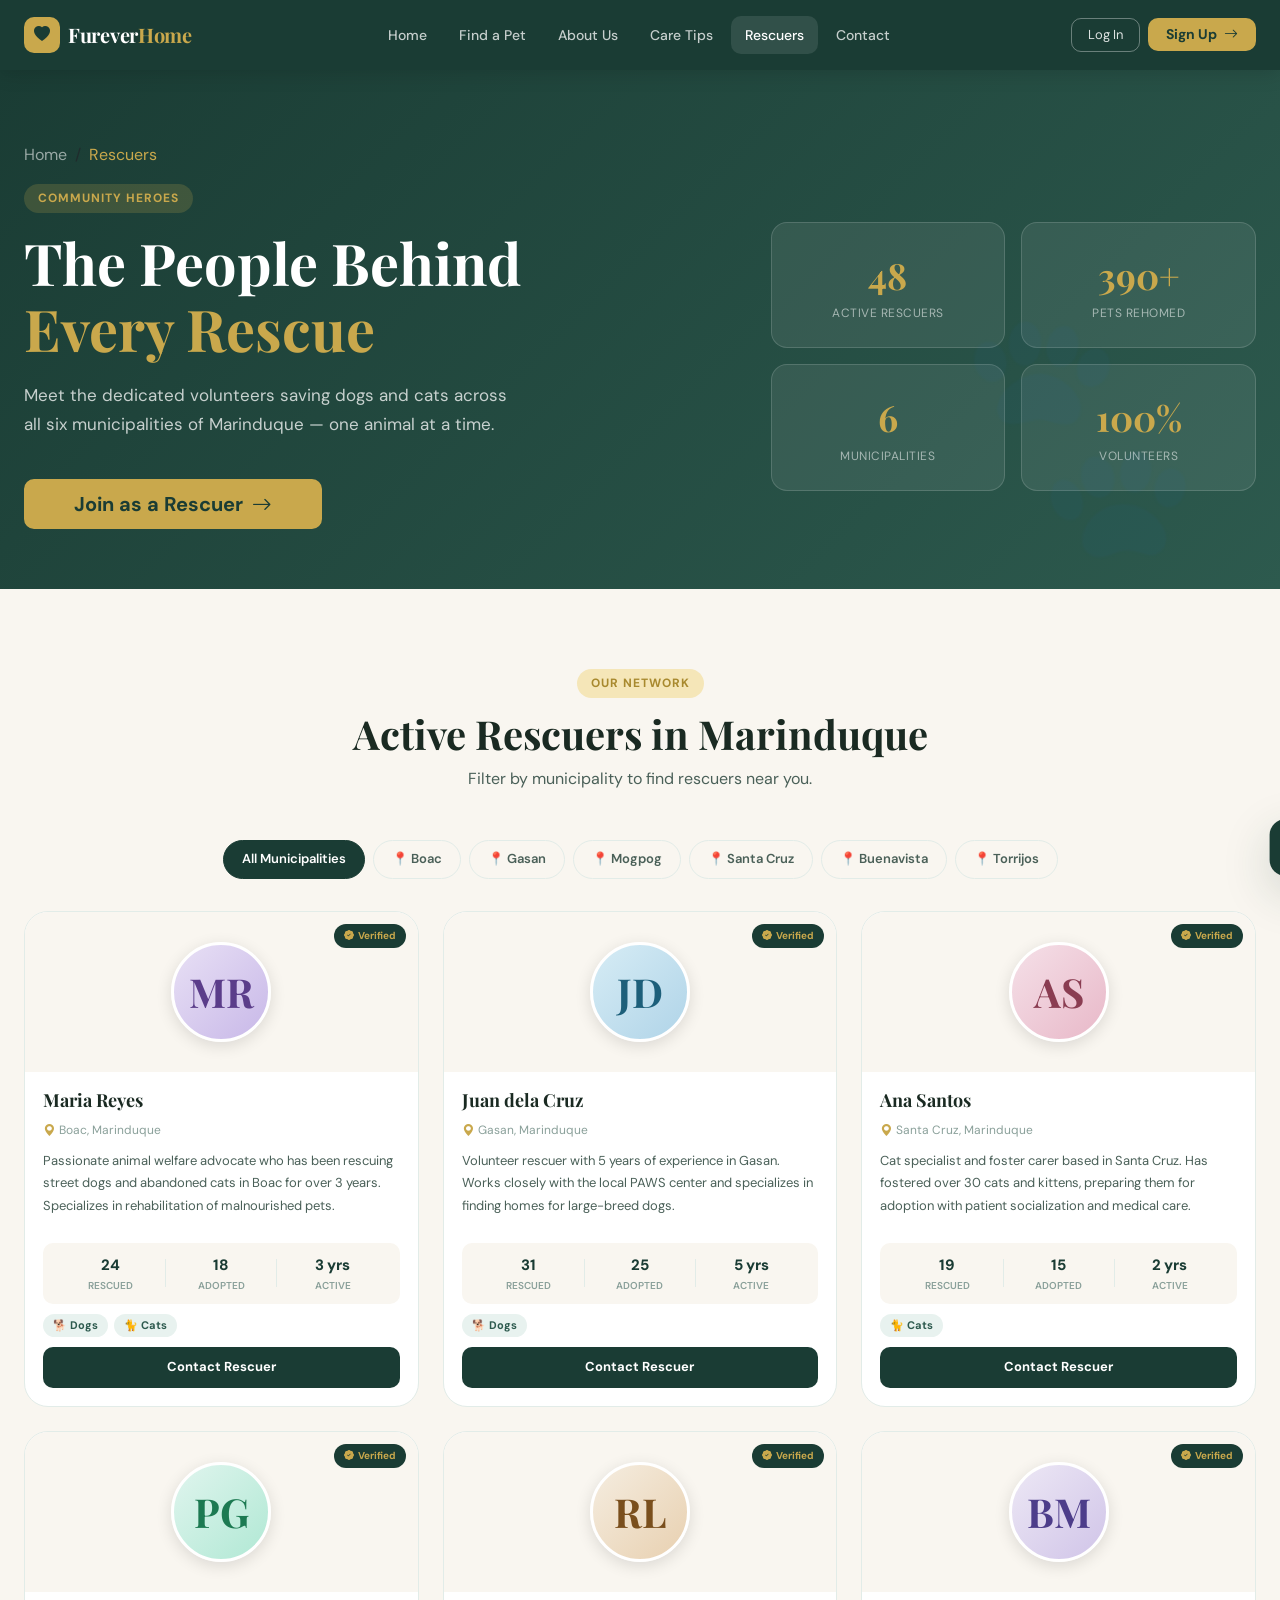
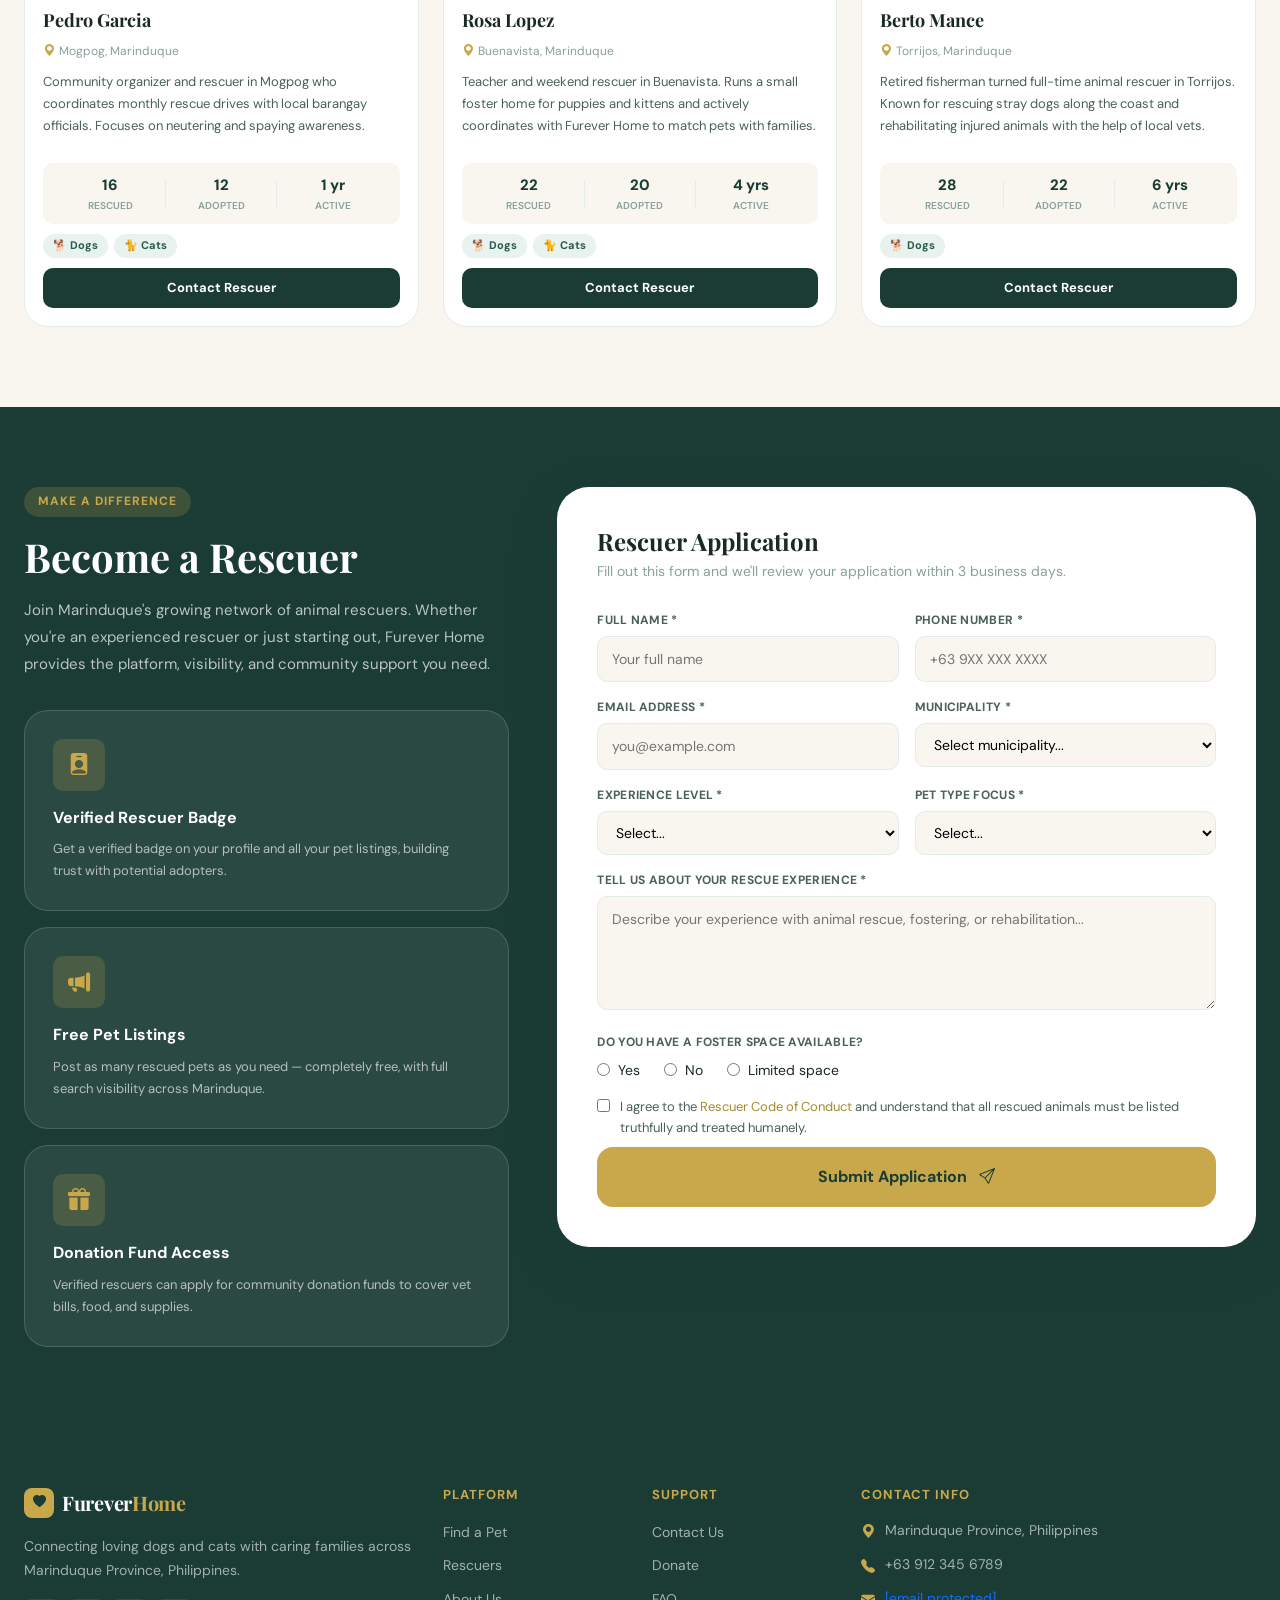
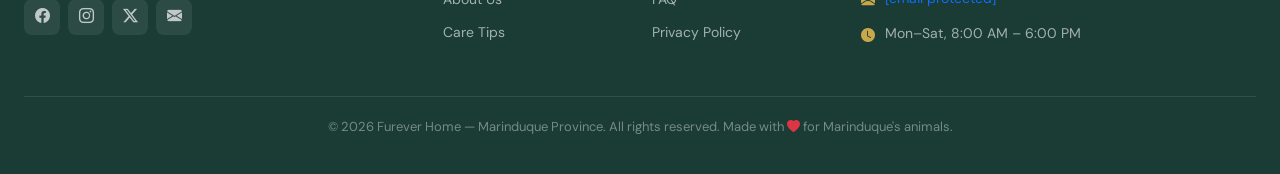
<file: frontend/pages/rescuers.html>
<!DOCTYPE html>
<html lang="en">
<head>
  <meta charset="UTF-8"/>
  <meta name="viewport" content="width=device-width, initial-scale=1.0"/>
  <title>Rescuers — Furever Home</title>
  <link href="https://cdn.jsdelivr.net/npm/bootstrap@5.3.2/dist/css/bootstrap.min.css" rel="stylesheet"/>
  <link href="https://fonts.googleapis.com/css2?family=Playfair+Display:ital,wght@0,400;0,600;0,700;1,400&family=DM+Sans:wght@300;400;500;600;700&display=swap" rel="stylesheet"/>
  <link href="https://cdn.jsdelivr.net/npm/bootstrap-icons@1.11.3/font/bootstrap-icons.min.css" rel="stylesheet"/>
  <link rel="stylesheet" href="../css/styles.css"/>
  <link rel="stylesheet" href="../css/rescuers.css"/>
</head>
<body>

<!-- NAVBAR -->
<nav class="navbar navbar-expand-lg sticky-top fh-navbar">
  <div class="container-xxl px-4">
    <a class="navbar-brand d-flex align-items-center gap-2" href="../index.html">
      <div class="brand-icon"><i class="bi bi-heart-fill"></i></div>
      <span class="brand-text">Furever<span class="brand-accent">Home</span></span>
    </a>
    <button class="navbar-toggler border-0" type="button" data-bs-toggle="collapse" data-bs-target="#mainNav">
      <i class="bi bi-list text-white fs-4"></i>
    </button>
    <div class="collapse navbar-collapse" id="mainNav">
      <ul class="navbar-nav mx-auto gap-1">
        <li class="nav-item"><a class="nav-link" href="../index.html">Home</a></li>
        <li class="nav-item"><a class="nav-link" href="pets.html">Find a Pet</a></li>
        <li class="nav-item"><a class="nav-link" href="about.html">About Us</a></li>
        <li class="nav-item"><a class="nav-link" href="tips.html">Care Tips</a></li>
        <li class="nav-item"><a class="nav-link active" href="rescuers.html">Rescuers</a></li>
        <li class="nav-item"><a class="nav-link" href="contact.html">Contact</a></li>
      </ul>
      <div class="d-flex align-items-center gap-2">
        <a href="login.html" class="btn btn-nav-outline px-3">Log In</a>
        <a href="register.html" class="btn btn-gold btn-sm px-3">Sign Up <i class="bi bi-arrow-right ms-1"></i></a>
      </div>
    </div>
  </div>
</nav>

<!-- HERO -->
<section class="rescuer-hero">
  <div class="container-xxl px-4">
    <nav aria-label="breadcrumb" class="mb-3">
      <ol class="breadcrumb mb-0">
        <li class="breadcrumb-item"><a href="../index.html" style="color:rgba(255,255,255,0.55)">Home</a></li>
        <li class="breadcrumb-item active" style="color:var(--gold)">Rescuers</li>
      </ol>
    </nav>
    <div class="row align-items-center g-5">
      <div class="col-lg-7">
        <div class="section-tag light-tag mb-3">Community Heroes</div>
        <h1 class="hero-title" style="font-size:clamp(36px,4.5vw,58px)">
          The People Behind<br/><span class="highlight">Every Rescue</span>
        </h1>
        <p class="hero-subtitle mt-3" style="max-width:500px">
          Meet the dedicated volunteers saving dogs and cats across all six municipalities of Marinduque — one animal at a time.
        </p>
        <a href="#join" class="btn btn-gold btn-lg px-5 mt-4">Join as a Rescuer <i class="bi bi-arrow-right ms-1"></i></a>
      </div>
      <div class="col-lg-5">
        <div class="row g-3">
          <div class="col-6"><div style="background:rgba(255,255,255,0.08);border:1px solid rgba(255,255,255,0.15);border-radius:var(--radius-md);padding:24px;text-align:center"><div style="font-size:36px;font-weight:700;font-family:'Playfair Display',serif;color:var(--gold)">48</div><div style="font-size:12px;color:rgba(255,255,255,0.55);text-transform:uppercase;letter-spacing:0.5px">Active Rescuers</div></div></div>
          <div class="col-6"><div style="background:rgba(255,255,255,0.08);border:1px solid rgba(255,255,255,0.15);border-radius:var(--radius-md);padding:24px;text-align:center"><div style="font-size:36px;font-weight:700;font-family:'Playfair Display',serif;color:var(--gold)">390+</div><div style="font-size:12px;color:rgba(255,255,255,0.55);text-transform:uppercase;letter-spacing:0.5px">Pets Rehomed</div></div></div>
          <div class="col-6"><div style="background:rgba(255,255,255,0.08);border:1px solid rgba(255,255,255,0.15);border-radius:var(--radius-md);padding:24px;text-align:center"><div style="font-size:36px;font-weight:700;font-family:'Playfair Display',serif;color:var(--gold)">6</div><div style="font-size:12px;color:rgba(255,255,255,0.55);text-transform:uppercase;letter-spacing:0.5px">Municipalities</div></div></div>
          <div class="col-6"><div style="background:rgba(255,255,255,0.08);border:1px solid rgba(255,255,255,0.15);border-radius:var(--radius-md);padding:24px;text-align:center"><div style="font-size:36px;font-weight:700;font-family:'Playfair Display',serif;color:var(--gold)">100%</div><div style="font-size:12px;color:rgba(255,255,255,0.55);text-transform:uppercase;letter-spacing:0.5px">Volunteers</div></div></div>
        </div>
      </div>
    </div>
  </div>
</section>

<!-- RESCUER LISTING -->
<section class="section-pad bg-cream">
  <div class="container-xxl px-4">
    <div class="text-center mb-5">
      <div class="section-tag">Our Network</div>
      <h2 class="section-title">Active Rescuers in Marinduque</h2>
      <p class="section-subtitle">Filter by municipality to find rescuers near you.</p>
    </div>

    <!-- Filters -->
    <div class="rescuer-filter justify-content-center">
      <button class="rf-btn active" onclick="filterRescuers('all',this)">All Municipalities</button>
      <button class="rf-btn" onclick="filterRescuers('boac',this)">📍 Boac</button>
      <button class="rf-btn" onclick="filterRescuers('gasan',this)">📍 Gasan</button>
      <button class="rf-btn" onclick="filterRescuers('mogpog',this)">📍 Mogpog</button>
      <button class="rf-btn" onclick="filterRescuers('santacruz',this)">📍 Santa Cruz</button>
      <button class="rf-btn" onclick="filterRescuers('buenavista',this)">📍 Buenavista</button>
      <button class="rf-btn" onclick="filterRescuers('torrijos',this)">📍 Torrijos</button>
    </div>

    <div class="row g-4" id="rescuerGrid">

      <!-- Rescuer 1 -->
      <div class="col-sm-6 col-lg-4 rescuer-item" data-loc="boac">
        <div class="rescuer-card">
          <div class="rc-photo-wrap">
            <div class="rc-avatar" style="background:linear-gradient(135deg,#e8e0f5,#c8b8e8)"><span style="font-size:40px;font-family:'Playfair Display',serif;font-weight:700;color:#5b3d8a">MR</span></div>
            <div class="rc-badge"><i class="bi bi-patch-check-fill"></i> Verified</div>
          </div>
          <div class="rc-body">
            <h5 class="rc-name">Maria Reyes</h5>
            <p class="rc-location"><i class="bi bi-geo-alt-fill"></i> Boac, Marinduque</p>
            <p class="rc-bio">Passionate animal welfare advocate who has been rescuing street dogs and abandoned cats in Boac for over 3 years. Specializes in rehabilitation of malnourished pets.</p>
            <div class="rc-stats">
              <div class="rc-stat"><span class="rcs-num">24</span><span class="rcs-label">Rescued</span></div>
              <div class="rc-stat-div"></div>
              <div class="rc-stat"><span class="rcs-num">18</span><span class="rcs-label">Adopted</span></div>
              <div class="rc-stat-div"></div>
              <div class="rc-stat"><span class="rcs-num">3 yrs</span><span class="rcs-label">Active</span></div>
            </div>
            <div class="rc-specialty"><span class="rc-tag">🐕 Dogs</span><span class="rc-tag">🐈 Cats</span></div>
            <a href="contact.html" class="rc-btn">Contact Rescuer</a>
          </div>
        </div>
      </div>

      <!-- Rescuer 2 -->
      <div class="col-sm-6 col-lg-4 rescuer-item" data-loc="gasan">
        <div class="rescuer-card">
          <div class="rc-photo-wrap">
            <div class="rc-avatar" style="background:linear-gradient(135deg,#d6ecf5,#b0d4e8)"><span style="font-size:40px;font-family:'Playfair Display',serif;font-weight:700;color:#1d5f7a">JD</span></div>
            <div class="rc-badge"><i class="bi bi-patch-check-fill"></i> Verified</div>
          </div>
          <div class="rc-body">
            <h5 class="rc-name">Juan dela Cruz</h5>
            <p class="rc-location"><i class="bi bi-geo-alt-fill"></i> Gasan, Marinduque</p>
            <p class="rc-bio">Volunteer rescuer with 5 years of experience in Gasan. Works closely with the local PAWS center and specializes in finding homes for large-breed dogs.</p>
            <div class="rc-stats">
              <div class="rc-stat"><span class="rcs-num">31</span><span class="rcs-label">Rescued</span></div>
              <div class="rc-stat-div"></div>
              <div class="rc-stat"><span class="rcs-num">25</span><span class="rcs-label">Adopted</span></div>
              <div class="rc-stat-div"></div>
              <div class="rc-stat"><span class="rcs-num">5 yrs</span><span class="rcs-label">Active</span></div>
            </div>
            <div class="rc-specialty"><span class="rc-tag">🐕 Dogs</span></div>
            <a href="contact.html" class="rc-btn">Contact Rescuer</a>
          </div>
        </div>
      </div>

      <!-- Rescuer 3 -->
      <div class="col-sm-6 col-lg-4 rescuer-item" data-loc="santacruz">
        <div class="rescuer-card">
          <div class="rc-photo-wrap">
            <div class="rc-avatar" style="background:linear-gradient(135deg,#f5e0e8,#e8b8c8)"><span style="font-size:40px;font-family:'Playfair Display',serif;font-weight:700;color:#8a3d52">AS</span></div>
            <div class="rc-badge"><i class="bi bi-patch-check-fill"></i> Verified</div>
          </div>
          <div class="rc-body">
            <h5 class="rc-name">Ana Santos</h5>
            <p class="rc-location"><i class="bi bi-geo-alt-fill"></i> Santa Cruz, Marinduque</p>
            <p class="rc-bio">Cat specialist and foster carer based in Santa Cruz. Has fostered over 30 cats and kittens, preparing them for adoption with patient socialization and medical care.</p>
            <div class="rc-stats">
              <div class="rc-stat"><span class="rcs-num">19</span><span class="rcs-label">Rescued</span></div>
              <div class="rc-stat-div"></div>
              <div class="rc-stat"><span class="rcs-num">15</span><span class="rcs-label">Adopted</span></div>
              <div class="rc-stat-div"></div>
              <div class="rc-stat"><span class="rcs-num">2 yrs</span><span class="rcs-label">Active</span></div>
            </div>
            <div class="rc-specialty"><span class="rc-tag">🐈 Cats</span></div>
            <a href="contact.html" class="rc-btn">Contact Rescuer</a>
          </div>
        </div>
      </div>

      <!-- Rescuer 4 -->
      <div class="col-sm-6 col-lg-4 rescuer-item" data-loc="mogpog">
        <div class="rescuer-card">
          <div class="rc-photo-wrap">
            <div class="rc-avatar" style="background:linear-gradient(135deg,#e0f5ee,#b0e8d4)"><span style="font-size:40px;font-family:'Playfair Display',serif;font-weight:700;color:#1d7a52">PG</span></div>
            <div class="rc-badge"><i class="bi bi-patch-check-fill"></i> Verified</div>
          </div>
          <div class="rc-body">
            <h5 class="rc-name">Pedro Garcia</h5>
            <p class="rc-location"><i class="bi bi-geo-alt-fill"></i> Mogpog, Marinduque</p>
            <p class="rc-bio">Community organizer and rescuer in Mogpog who coordinates monthly rescue drives with local barangay officials. Focuses on neutering and spaying awareness.</p>
            <div class="rc-stats">
              <div class="rc-stat"><span class="rcs-num">16</span><span class="rcs-label">Rescued</span></div>
              <div class="rc-stat-div"></div>
              <div class="rc-stat"><span class="rcs-num">12</span><span class="rcs-label">Adopted</span></div>
              <div class="rc-stat-div"></div>
              <div class="rc-stat"><span class="rcs-num">1 yr</span><span class="rcs-label">Active</span></div>
            </div>
            <div class="rc-specialty"><span class="rc-tag">🐕 Dogs</span><span class="rc-tag">🐈 Cats</span></div>
            <a href="contact.html" class="rc-btn">Contact Rescuer</a>
          </div>
        </div>
      </div>

      <!-- Rescuer 5 -->
      <div class="col-sm-6 col-lg-4 rescuer-item" data-loc="buenavista">
        <div class="rescuer-card">
          <div class="rc-photo-wrap">
            <div class="rc-avatar" style="background:linear-gradient(135deg,#f5ede0,#e8d0b0)"><span style="font-size:40px;font-family:'Playfair Display',serif;font-weight:700;color:#7a4f1d">RL</span></div>
            <div class="rc-badge"><i class="bi bi-patch-check-fill"></i> Verified</div>
          </div>
          <div class="rc-body">
            <h5 class="rc-name">Rosa Lopez</h5>
            <p class="rc-location"><i class="bi bi-geo-alt-fill"></i> Buenavista, Marinduque</p>
            <p class="rc-bio">Teacher and weekend rescuer in Buenavista. Runs a small foster home for puppies and kittens and actively coordinates with Furever Home to match pets with families.</p>
            <div class="rc-stats">
              <div class="rc-stat"><span class="rcs-num">22</span><span class="rcs-label">Rescued</span></div>
              <div class="rc-stat-div"></div>
              <div class="rc-stat"><span class="rcs-num">20</span><span class="rcs-label">Adopted</span></div>
              <div class="rc-stat-div"></div>
              <div class="rc-stat"><span class="rcs-num">4 yrs</span><span class="rcs-label">Active</span></div>
            </div>
            <div class="rc-specialty"><span class="rc-tag">🐕 Dogs</span><span class="rc-tag">🐈 Cats</span></div>
            <a href="contact.html" class="rc-btn">Contact Rescuer</a>
          </div>
        </div>
      </div>

      <!-- Rescuer 6 -->
      <div class="col-sm-6 col-lg-4 rescuer-item" data-loc="torrijos">
        <div class="rescuer-card">
          <div class="rc-photo-wrap">
            <div class="rc-avatar" style="background:linear-gradient(135deg,#ede8f5,#d0c4e8)"><span style="font-size:40px;font-family:'Playfair Display',serif;font-weight:700;color:#4d3d8a">BM</span></div>
            <div class="rc-badge"><i class="bi bi-patch-check-fill"></i> Verified</div>
          </div>
          <div class="rc-body">
            <h5 class="rc-name">Berto Mance</h5>
            <p class="rc-location"><i class="bi bi-geo-alt-fill"></i> Torrijos, Marinduque</p>
            <p class="rc-bio">Retired fisherman turned full-time animal rescuer in Torrijos. Known for rescuing stray dogs along the coast and rehabilitating injured animals with the help of local vets.</p>
            <div class="rc-stats">
              <div class="rc-stat"><span class="rcs-num">28</span><span class="rcs-label">Rescued</span></div>
              <div class="rc-stat-div"></div>
              <div class="rc-stat"><span class="rcs-num">22</span><span class="rcs-label">Adopted</span></div>
              <div class="rc-stat-div"></div>
              <div class="rc-stat"><span class="rcs-num">6 yrs</span><span class="rcs-label">Active</span></div>
            </div>
            <div class="rc-specialty"><span class="rc-tag">🐕 Dogs</span></div>
            <a href="contact.html" class="rc-btn">Contact Rescuer</a>
          </div>
        </div>
      </div>

    </div>
  </div>
</section>

<!-- JOIN AS RESCUER -->
<section class="section-pad join-section" id="join">
  <div class="container-xxl px-4">
    <div class="row g-5 align-items-start">

      <!-- Left: Why join -->
      <div class="col-lg-5">
        <div class="section-tag light-tag mb-3">Make a Difference</div>
        <h2 class="section-title text-white mb-3">Become a Rescuer</h2>
        <p style="font-size:15px;color:rgba(255,255,255,0.7);line-height:1.8;margin-bottom:32px">
          Join Marinduque's growing network of animal rescuers. Whether you're an experienced rescuer or just starting out, Furever Home provides the platform, visibility, and community support you need.
        </p>
        <div class="row g-3">
          <div class="col-12">
            <div class="join-card">
              <div class="join-card-icon"><i class="bi bi-person-badge-fill"></i></div>
              <div class="join-card-title">Verified Rescuer Badge</div>
              <div class="join-card-desc">Get a verified badge on your profile and all your pet listings, building trust with potential adopters.</div>
            </div>
          </div>
          <div class="col-12">
            <div class="join-card">
              <div class="join-card-icon"><i class="bi bi-megaphone-fill"></i></div>
              <div class="join-card-title">Free Pet Listings</div>
              <div class="join-card-desc">Post as many rescued pets as you need — completely free, with full search visibility across Marinduque.</div>
            </div>
          </div>
          <div class="col-12">
            <div class="join-card">
              <div class="join-card-icon"><i class="bi bi-gift-fill"></i></div>
              <div class="join-card-title">Donation Fund Access</div>
              <div class="join-card-desc">Verified rescuers can apply for community donation funds to cover vet bills, food, and supplies.</div>
            </div>
          </div>
        </div>
      </div>

      <!-- Right: Application form -->
      <div class="col-lg-7">
        <div class="join-form-card">
          <h4 style="font-family:'Playfair Display',serif;font-size:24px;font-weight:700;margin-bottom:4px">Rescuer Application</h4>
          <p style="font-size:14px;color:var(--text-light);margin-bottom:28px">Fill out this form and we'll review your application within 3 business days.</p>

          <form onsubmit="submitRescuer(event)">
            <div class="row g-3">
              <div class="col-md-6">
                <label class="fh-label">Full Name *</label>
                <input class="fh-input" required placeholder="Your full name"/>
              </div>
              <div class="col-md-6">
                <label class="fh-label">Phone Number *</label>
                <input class="fh-input" required placeholder="+63 9XX XXX XXXX"/>
              </div>
              <div class="col-md-6">
                <label class="fh-label">Email Address *</label>
                <input type="email" class="fh-input" required placeholder="you@example.com"/>
              </div>
              <div class="col-md-6">
                <label class="fh-label">Municipality *</label>
                <select class="fh-input" required>
                  <option value="">Select municipality...</option>
                  <option>Boac</option><option>Gasan</option><option>Mogpog</option>
                  <option>Santa Cruz</option><option>Buenavista</option><option>Torrijos</option>
                </select>
              </div>
              <div class="col-md-6">
                <label class="fh-label">Experience Level *</label>
                <select class="fh-input" required>
                  <option value="">Select...</option>
                  <option>Beginner (less than 1 year)</option>
                  <option>Intermediate (1–3 years)</option>
                  <option>Experienced (3+ years)</option>
                </select>
              </div>
              <div class="col-md-6">
                <label class="fh-label">Pet Type Focus *</label>
                <select class="fh-input" required>
                  <option value="">Select...</option>
                  <option>Dogs only</option>
                  <option>Cats only</option>
                  <option>Both dogs and cats</option>
                </select>
              </div>
              <div class="col-12">
                <label class="fh-label">Tell us about your rescue experience *</label>
                <textarea class="fh-input" rows="4" required placeholder="Describe your experience with animal rescue, fostering, or rehabilitation..."></textarea>
              </div>
              <div class="col-12">
                <label class="fh-label">Do you have a foster space available?</label>
                <div class="d-flex gap-4 mt-1">
                  <label style="display:flex;align-items:center;gap:8px;font-size:14px;cursor:pointer"><input type="radio" name="foster" value="yes" style="accent-color:var(--gold)"/> Yes</label>
                  <label style="display:flex;align-items:center;gap:8px;font-size:14px;cursor:pointer"><input type="radio" name="foster" value="no" style="accent-color:var(--gold)"/> No</label>
                  <label style="display:flex;align-items:center;gap:8px;font-size:14px;cursor:pointer"><input type="radio" name="foster" value="limited" style="accent-color:var(--gold)"/> Limited space</label>
                </div>
              </div>
              <div class="col-12">
                <label style="display:flex;align-items:flex-start;gap:10px;cursor:pointer">
                  <input type="checkbox" required style="accent-color:var(--gold);margin-top:2px;flex-shrink:0"/>
                  <span style="font-size:13px;color:var(--text-mid)">I agree to the <a href="#" style="color:var(--gold-dark)">Rescuer Code of Conduct</a> and understand that all rescued animals must be listed truthfully and treated humanely.</span>
                </label>
              </div>
              <div class="col-12 mt-2">
                <button type="submit" class="btn btn-gold w-100 py-3 fw-700" style="font-size:16px;border-radius:var(--radius-md)">
                  Submit Application <i class="bi bi-send ms-2"></i>
                </button>
              </div>
            </div>
          </form>
        </div>
      </div>
    </div>
  </div>
</section>

<!-- FOOTER -->
<footer class="fh-footer">
  <div class="container-xxl px-4">
    <div class="row g-4 mb-4">
      <div class="col-lg-4">
        <div class="d-flex align-items-center gap-2 mb-3">
          <div class="brand-icon sm"><i class="bi bi-heart-fill"></i></div>
          <span class="brand-text">Furever<span class="brand-accent">Home</span></span>
        </div>
        <p class="footer-desc">Connecting loving dogs and cats with caring families across Marinduque Province, Philippines.</p>
        <div class="d-flex gap-2 mt-3">
          <a href="#" class="social-btn"><i class="bi bi-facebook"></i></a>
          <a href="#" class="social-btn"><i class="bi bi-instagram"></i></a>
          <a href="#" class="social-btn"><i class="bi bi-twitter-x"></i></a>
          <a href="#" class="social-btn"><i class="bi bi-envelope-fill"></i></a>
        </div>
      </div>
      <div class="col-6 col-lg-2">
        <h6 class="footer-heading">Platform</h6>
        <ul class="footer-links">
          <li><a href="pets.html">Find a Pet</a></li>
          <li><a href="rescuers.html">Rescuers</a></li>
          <li><a href="about.html">About Us</a></li>
          <li><a href="tips.html">Care Tips</a></li>
        </ul>
      </div>
      <div class="col-6 col-lg-2">
        <h6 class="footer-heading">Support</h6>
        <ul class="footer-links">
          <li><a href="contact.html">Contact Us</a></li>
          <li><a href="#">Donate</a></li>
          <li><a href="#">FAQ</a></li>
          <li><a href="#">Privacy Policy</a></li>
        </ul>
      </div>
      <div class="col-lg-4">
        <h6 class="footer-heading">Contact Info</h6>
        <ul class="footer-contact">
          <li><i class="bi bi-geo-alt-fill"></i> Marinduque Province, Philippines</li>
          <li><i class="bi bi-telephone-fill"></i> +63 912 345 6789</li>
          <li><i class="bi bi-envelope-fill"></i> <a href="/cdn-cgi/l/email-protection" class="__cf_email__" data-cfemail="0c64696060634c6a797e697a697e64636169227c64">[email&#160;protected]</a></li>
          <li><i class="bi bi-clock-fill"></i> Mon–Sat, 8:00 AM – 6:00 PM</li>
        </ul>
      </div>
    </div>
    <div class="footer-bottom">
      <p>© 2026 Furever Home — Marinduque Province. All rights reserved. Made with <i class="bi bi-heart-fill text-danger"></i> for Marinduque's animals.</p>
    </div>
  </div>
</footer>

<div class="fh-toast" id="toast"><i class="bi bi-check-circle-fill"></i> <span id="toastMsg"></span></div>
<script data-cfasync="false" src="/cdn-cgi/scripts/5c5dd728/cloudflare-sta
</file>
<file: frontend/css/styles.css>
/* ============================================================
   FUREVER HOME — Global Stylesheet
   Color Palette inspired by ServePoint UI (dark green + gold)
   ============================================================ */

:root {
  --dark-green: #1a3c34;
  --mid-green: #2d5a4e;
  --light-green: #e8f2ef;
  --gold: #c9a84c;
  --gold-dark: #a8892e;
  --gold-light: #f5e6b8;
  --cream: #f9f6f0;
  --white: #ffffff;
  --text-dark: #1a2a22;
  --text-mid: #4a6058;
  --text-light: #8aA09a;
  --border: #e2ece8;
  --shadow-sm: 0 2px 12px rgba(26,60,52,0.08);
  --shadow-md: 0 8px 32px rgba(26,60,52,0.12);
  --shadow-lg: 0 16px 48px rgba(26,60,52,0.18);
  --radius-sm: 10px;
  --radius-md: 16px;
  --radius-lg: 24px;
  --radius-xl: 32px;
}

/* ===== BASE ===== */
*, *::before, *::after { box-sizing: border-box; }

body {
  font-family: 'DM Sans', sans-serif;
  color: var(--text-dark);
  background: var(--white);
  line-height: 1.6;
  overflow-x: hidden;
}

h1, h2, h3, h4, h5 { font-family: 'Playfair Display', serif; }

img { max-width: 100%; display: block; }

a { text-decoration: none; }

.fw-600 { font-weight: 600; }

.bg-cream { background: var(--cream); }
.bg-dark-green { background: var(--dark-green); }

/* ===== SCROLLBAR ===== */
::-webkit-scrollbar { width: 6px; }
::-webkit-scrollbar-track { background: var(--cream); }
::-webkit-scrollbar-thumb { background: var(--gold); border-radius: 3px; }

/* ===== NAVBAR ===== */
.fh-navbar {
  background: var(--dark-green);
  padding: 12px 0;
  box-shadow: 0 2px 20px rgba(0,0,0,0.15);
  z-index: 1000;
}

.brand-icon {
  width: 36px; height: 36px;
  background: var(--gold);
  border-radius: 10px;
  display: flex; align-items: center; justify-content: center;
  font-size: 16px; color: var(--dark-green);
  flex-shrink: 0;
}
.brand-icon.sm { width: 30px; height: 30px; font-size: 13px; border-radius: 8px; }

.brand-text {
  font-family: 'Playfair Display', serif;
  font-size: 20px; font-weight: 700;
  color: var(--white);
  letter-spacing: -0.3px;
}
.brand-accent { color: var(--gold); }

.fh-navbar .nav-link {
  color: rgba(255,255,255,0.75) !important;
  font-weight: 500; font-size: 14px;
  padding: 8px 14px !important;
  border-radius: var(--radius-sm);
  transition: all 0.2s;
}
.fh-navbar .nav-link:hover,
.fh-navbar .nav-link.active {
  color: var(--white) !important;
  background: rgba(255,255,255,0.1);
}

.btn-outline-primary {
  border-color: rgba(255,255,255,0.4) !important;
  color: var(--white) !important;
  font-size: 13px;
}
.btn-outline-primary:hover {
  background: rgba(255,255,255,0.1) !important;
  border-color: rgba(255,255,255,0.7) !important;
}

.btn-primary {
  background: var(--gold) !important;
  border-color: var(--gold) !important;
  color: var(--dark-green) !important;
  font-weight: 600; font-size: 13px;
}
.btn-primary:hover {
  background: var(--gold-dark) !important;
  border-color: var(--gold-dark) !important;
}

.btn-gold {
  background: var(--gold);
  border: 2px solid var(--gold);
  color: var(--dark-green);
  font-weight: 700;
  border-radius: var(--radius-sm);
  transition: all 0.25s;
}
.btn-gold:hover {
  background: var(--gold-dark);
  border-color: var(--gold-dark);
  color: var(--white);
  transform: translateY(-1px);
  box-shadow: 0 6px 20px rgba(201,168,76,0.35);
}

/* ===== HERO ===== */
.hero-section {
  background: linear-gradient(135deg, var(--dark-green) 0%, var(--mid-green) 60%, #3a7060 100%);
  padding: 80px 0 60px;
  position: relative;
  overflow: hidden;
}

.hero-bg-decor {
  position: absolute; inset: 0;
  background: url("data:image/svg+xml,%3Csvg width='60' height='60' viewBox='0 0 60 60' xmlns='http://www.w3.org/2000/svg'%3E%3Cg fill='none' fill-rule='evenodd'%3E%3Cg fill='%23ffffff' fill-opacity='0.03'%3E%3Cpath d='M36 34v-4h-2v4h-4v2h4v4h2v-4h4v-2h-4zm0-30V0h-2v4h-4v2h4v4h2V6h4V4h-4zM6 34v-4H4v4H0v2h4v4h2v-4h4v-2H6zM6 4V0H4v4H0v2h4v4h2V6h4V4H6z'/%3E%3C/g%3E%3C/g%3E%3C/svg%3E");
  pointer-events: none;
}

.min-vh-90 { min-height: 90vh; }

.hero-badge {
  display: inline-flex; align-items: center; gap: 6px;
  background: rgba(201,168,76,0.2);
  border: 1px solid rgba(201,168,76,0.4);
  color: var(--gold);
  padding: 6px 14px;
  border-radius: 100px;
  font-size: 13px; font-weight: 600;
}

.hero-title {
  font-size: clamp(38px, 5vw, 64px);
  font-weight: 700;
  color: var(--white);
  line-height: 1.15;
  margin-bottom: 20px;
}
.hero-title .highlight { color: var(--gold); }

.hero-subtitle {
  font-size: 17px;
  color: rgba(255,255,255,0.75);
  max-width: 480px;
  line-height: 1.7;
}

.hero-stats { border-top: 1px solid rgba(255,255,255,0.15); padding-top: 24px; }
.stat-item { display: flex; flex-direction: column; gap: 2px; }
.stat-num { font-family: 'Playfair Display', serif; font-size: 28px; font-weight: 700; color: var(--gold); }
.stat-label { font-size: 12px; color: rgba(255,255,255,0.6); font-weight: 500; text-transform: uppercase; letter-spacing: 0.5px; }
.stat-divider { width: 1px; background: rgba(255,255,255,0.2); align-self: stretch; }

/* Hero image */
.hero-img-wrapper {
  position: relative;
  display: inline-block;
  padding: 20px;
}
.hero-img-bg {
  position: absolute; top: 10%; left: 10%;
  width: 80%; height: 80%;
  background: rgba(201,168,76,0.15);
  border-radius: 50%;
  filter: blur(40px);
}
.hero-main-img {
  width: 100%; max-width: 480px;
  border-radius: var(--radius-xl);
  object-fit: cover;
  position: relative; z-index: 1;
  box-shadow: var(--shadow-lg);
}

.float-card {
  position: absolute; z-index: 2;
  background: var(--white);
  border-radius: var(--radius-md);
  padding: 12px 16px;
  display: flex; align-items: center; gap: 10px;
  box-shadow: var(--shadow-md);
  min-width: 160px;
}
.card-top-right { top: 10%; right: -10px; }
.card-bottom-left { bottom: 10%; left: -10px; }
.fc-icon { font-size: 24px; }
.fc-title { font-weight: 700; font-size: 14px; color: var(--text-dark); }
.fc-sub { font-size: 11px; color: var(--text-light); }

/* ===== SEARCH BAR ===== */
.search-section {
  background: var(--white);
  padding: 0;
  margin-top: -30px;
  position: relative; z-index: 10;
}
.search-card {
  background: var(--white);
  border-radius: var(--radius-lg);
  padding: 28px 32px;
  box-shadow: var(--shadow-lg);
  border: 1px solid var(--border);
  margin: 0 auto;
  max-width: 900px;
}
.form-label { font-size: 13px; font-weight: 600; color: var(--text-mid); margin-bottom: 6px; }
.fh-select {
  border: 1.5px solid var(--border);
  border-radius: var(--radius-sm);
  padding: 10px 14px;
  font-size: 14px;
  color: var(--text-dark);
  background-color: var(--cream);
  transition: border-color 0.2s;
}
.fh-select:focus {
  border-color: var(--gold);
  box-shadow: 0 0 0 3px rgba(201,168,76,0.15);
  outline: none;
}

/* ===== SECTIONS ===== */
.section-pad { padding: 80px 0; }
.section-tag {
  display: inline-block;
  background: var(--gold-light);
  color: var(--gold-dark);
  font-size: 12px; font-weight: 700;
  text-transform: uppercase; letter-spacing: 1px;
  padding: 5px 14px;
  border-radius: 100px;
  margin-bottom: 12px;
}
.section-tag.light-tag { background: rgba(201,168,76,0.2); color: var(--gold); }
.section-title { font-size: clamp(28px, 3.5vw, 40px); font-weight: 700; color: var(--text-dark); margin-bottom: 8px; }
.section-subtitle { font-size: 16px; color: var(--text-mid); max-width: 500px; margin: 0 auto; }

/* ===== CATEGORY CARDS ===== */
.category-card {
  display: flex; flex-direction: column; align-items: center; justify-content: center;
  background: var(--cream);
  border: 2px solid var(--border);
  border-radius: var(--radius-md);
  padding: 24px 16px;
  text-align: center;
  transition: all 0.25s;
  cursor: pointer;
  color: var(--text-dark);
}
.category-card:hover, .category-card.active-cat {
  background: var(--dark-green);
  border-color: var(--dark-green);
  color: var(--white);
  transform: translateY(-4px);
  box-shadow: var(--shadow-md);
}
.cat-emoji { font-size: 36px; margin-bottom: 8px; }
.cat-name { font-weight: 700; font-size: 15px; margin-bottom: 4px; }
.cat-count { font-size: 11px; opacity: 0.65; }

/* ===== PET CARDS ===== */
.pet-card {
  background: var(--white);
  border: 1.5px solid var(--border);
  border-radius: var(--radius-md);
  overflow: hidden;
  transition: all 0.3s;
  height: 100%;
}
.pet-card:hover {
  transform: translateY(-6px);
  box-shadow: var(--shadow-lg);
  border-color: var(--gold);
}

.pet-img-wrap { position: relative; overflow: hidden; height: 200px; }
.pet-img {
  width: 100%; height: 100%;
  object-fit: cover;
  transition: transform 0.4s;
}
.pet-card:hover .pet-img { transform: scale(1.05); }

.pet-status {
  position: absolute; top: 12px; left: 12px;
  font-size: 11px; font-weight: 700;
  padding: 4px 10px;
  border-radius: 100px;
  text-transform: uppercase; letter-spacing: 0.5px;
}
.pet-status.available { background: #d4edda; color: #155724; }
.pet-status.pending { background: #fff3cd; color: #856404; }
.pet-status.adopted { background: #cce5ff; color: #004085; }

.fav-btn {
  position: absolute; top: 12px; right: 12px;
  background: rgba(255,255,255,0.9);
  border: none;
  border-radius: 50%;
  width: 36px; height: 36px;
  display: flex; align-items: center; justify-content: center;
  cursor: pointer; font-size: 16px;
  transition: all 0.2s;
  color: var(--text-light);
}
.fav-btn:hover, .fav-btn.active { color: #e53e3e; background: var(--white); transform: scale(1.1); }
.fav-btn.active { color: #e53e3e; }

.pet-body { padding: 16px; }
.pet-meta { display: flex; justify-content: space-between; margin-bottom: 6px; }
.pet-type { font-size: 12px; color: var(--text-mid); }
.pet-age { font-size: 12px; background: var(--light-green); color: var(--mid-green); padding: 2px 8px; border-radius: 100px; font-weight: 600; }
.pet-name { font-size: 20px; font-weight: 700; margin-bottom: 2px; }
.pet-breed { font-size: 13px; color: var(--text-mid); margin-bottom: 6px; }
.pet-location { font-size: 12px; color: var(--text-light); display: flex; align-items: center; gap: 4px; }
.pet-location i { color: var(--gold); }

/* ===== STEP CARDS ===== */
/* ═══════════════════════════════════
   HOW IT WORKS — Step Cards V2
   ═══════════════════════════════════ */

/* Row with connectors */
.steps-row {
  display: flex;
  align-items: stretch;
  gap: 0;
}
.step-v2 {
  flex: 1;
  display: flex;
  align-items: center;
  gap: 0;
  min-width: 0;
}

/* Connector arrow between steps */
.sv2-connector {
  flex-shrink: 0;
  width: 40px;
  display: flex;
  align-items: center;
  justify-content: center;
  position: relative;
}
.sv2-arrow {
  font-size: 20px;
  color: var(--gold);
  opacity: 0.5;
  animation: arrowPulse 2s ease-in-out infinite;
}
.sv2-connector:nth-child(2) .sv2-arrow { animation-delay: 0.4s; }
.sv2-connector:nth-child(3) .sv2-arrow { animation-delay: 0.8s; }
@keyframes arrowPulse {
  0%,100% { transform: translateX(0); opacity: 0.4; }
  50%      { transform: translateX(5px); opacity: 1; }
}

/* Base card */
.step-v2-card {
  flex: 1;
  background: var(--white);
  border: 2px solid #b8d4ce;
  border-radius: var(--radius-lg);
  padding: 32px 24px;
  text-align: center;
  position: relative;
  overflow: hidden;
  transition: all 0.35s cubic-bezier(0.34,1.56,0.64,1);
  cursor: default;
  display: flex;
  flex-direction: column;
  align-items: center;
  gap: 0;
  /* Subtle green glow always present */
  box-shadow: 0 2px 16px rgba(26,60,52,0.08), 0 0 0 0px rgba(26,60,52,0);
}

/* Sheen on hover */
.step-v2-card::before {
  content: '';
  position: absolute; top: 0; left: -100%;
  width: 60%; height: 100%;
  background: linear-gradient(120deg, transparent, rgba(201,168,76,0.08), transparent);
  transition: left 0.5s ease;
  pointer-events: none;
}
.step-v2-card:hover::before { left: 160%; }

/* Gold top bar */
.step-v2-card::after {
  content: '';
  position: absolute; top: 0; left: 0; right: 0;
  height: 3px;
  background: transparent;
  border-radius: 4px 4px 0 0;
  transition: background 0.3s;
}
.step-v2-card:hover::after { background: var(--gold); }

/* Hover — lift + glow */
.step-v2-card:hover {
  transform: translateY(-10px);
  border-color: var(--gold);
  box-shadow: 0 20px 50px rgba(26,60,52,0.16), 0 0 0 1px rgba(201,168,76,0.2);
}

/* Step number */
.sv2-num {
  font-family: 'Playfair Display', serif;
  font-size: 56px; font-weight: 700;
  color: #7ab5a8;
  line-height: 1; margin-bottom: 16px;
  letter-spacing: -2px;
  transition: all 0.35s;
}
.sv2-num-light { color: rgba(255,255,255,0.25); }
.step-v2-card:hover .sv2-num { color: rgba(255,255,255,0.2); transform: scale(1.08); }
.sv2-dark:hover .sv2-num      { color: rgba(255,255,255,0.2) !important; }

/* Icon wrapper */
.sv2-icon-wrap {
  width: 60px; height: 60px;
  background: var(--gold-light);
  border-radius: 16px;
  display: flex; align-items: center; justify-content: center;
  margin-bottom: 18px;
  transition: all 0.35s cubic-bezier(0.34,1.56,0.64,1);
}
.sv2-icon-gold  { background: var(--gold-light); }
.sv2-icon-white { background: rgba(255,255,255,0.15); }

.step-v2-card:hover .sv2-icon-wrap {
  transform: scale(1.15) rotate(-6deg);
  box-shadow: 0 8px 20px rgba(201,168,76,0.3);
  background: var(--gold);
}
.sv2-dark:hover .sv2-icon-wrap {
  background: rgba(255,255,255,0.25) !important;
  box-shadow: 0 8px 20px rgba(0,0,0,0.2);
}

.sv2-icon {
  font-size: 26px;
  color: var(--gold-dark);
  transition: color 0.3s;
}
.sv2-icon-white .sv2-icon { color: rgba(255,255,255,0.9); }
.step-v2-card:hover .sv2-icon { color: var(--dark-green); }
.sv2-dark:hover .sv2-icon    { color: var(--gold) !important; }

/* Title */
.sv2-title {
  font-size: 17px; font-weight: 700;
  color: var(--text-dark); margin-bottom: 10px;
  transition: color 0.3s;
}
.sv2-title-white { color: var(--white); }
.step-v2-card:hover .sv2-title { color: var(--dark-green); }
.sv2-dark .sv2-title           { color: var(--white); }
.sv2-dark:hover .sv2-title     { color: var(--white) !important; }

/* Description */
.sv2-desc {
  font-size: 13px; color: var(--text-mid);
  line-height: 1.7; margin-bottom: 20px; flex: 1;
  transition: color 0.3s;
}
.sv2-desc-light { color: rgba(255,255,255,0.7); }
.step-v2-card:hover .sv2-desc { color: var(--text-dark); }
.sv2-dark .sv2-desc           { color: rgba(255,255,255,0.7); }
.sv2-dark:hover .sv2-desc     { color: rgba(255,255,255,0.85) !important; }

/* CTA link */
.sv2-cta {
  display: inline-flex; align-items: center; gap: 5px;
  font-size: 12px; font-weight: 800;
  color: var(--gold-dark); text-decoration: none;
  padding: 7px 16px; border-radius: 100px;
  border: 1.5px solid var(--gold);
  background: transparent;
  transition: all 0.25s; margin-top: auto;
}
.sv2-cta:hover { background: var(--gold); color: var(--dark-green); transform: translateX(3px); }
.sv2-cta-gold  { border-color: var(--gold); color: var(--gold); }
.sv2-cta-gold:hover { background: var(--gold); color: var(--dark-green); }

/* Accent variant (step 2 — slightly elevated) */
.sv2-accent {
  border-color: var(--gold);
  box-shadow: 0 4px 20px rgba(201,168,76,0.15);
  transform: translateY(-4px);
}
.sv2-accent:hover { transform: translateY(-12px); }

/* Dark variant (step 4) */
.sv2-dark {
  background: var(--dark-green);
  border-color: var(--dark-green);
  box-shadow: 0 8px 28px rgba(26,60,52,0.25);
}
.sv2-dark:hover {
  background: var(--mid-green);
  border-color: var(--gold);
  box-shadow: 0 20px 50px rgba(26,60,52,0.3), 0 0 0 1px rgba(201,168,76,0.3);
}

/* Responsive */
@media (max-width: 991px) {
  .steps-row { flex-direction: column; gap: 16px; }
  .sv2-connector { display: none; }
  .step-v2 { flex-direction: column; }
  .sv2-accent { transform: none; }
  .sv2-dark   { box-shadow: none; }
}

/* ===== DONATION ===== */
.donation-section { padding: 60px 0; background: var(--cream); }
.donation-card {
  background: linear-gradient(135deg, var(--dark-green), var(--mid-green));
  border-radius: var(--radius-xl);
  padding: 40px;
  color: var(--white);
  position: relative;
  overflow: hidden;
}
.donation-card::before {
  content: '🐾';
  position: absolute; right: -10px; bottom: -20px;
  font-size: 160px; opacity: 0.05; transform: rotate(15deg);
  pointer-events: none;
}

.donation-pet-img {
  width: 130px; height: 130px;
  border-radius: 50%;
  object-fit: cover;
  border: 4px solid var(--gold);
  margin: 0 auto;
}
.donation-tag {
  font-size: 11px; font-weight: 700;
  text-transform: uppercase; letter-spacing: 1px;
  color: var(--gold); margin-bottom: 6px;
}
.donation-title { font-size: 26px; font-weight: 700; color: var(--white); margin-bottom: 8px; }
.donation-desc { font-size: 14px; color: rgba(255,255,255,0.7); line-height: 1.6; margin: 0; }

.btn-amount {
  background: rgba(255,255,255,0.1) !important;
  border: 1.5px solid rgba(255,255,255,0.3) !important;
  color: var(--white) !important;
  border-radius: var(--radius-sm) !important;
  font-weight: 600 !important;
  font-size: 14px !important;
  padding: 8px 18px !important;
  transition: background 0.2s, border-color 0.2s, color 0.2s, transform 0.15s !important;
  cursor: pointer !important;
  outline: none !important;
  box-shadow: none !important;
}
/* Hover — subtle lift only, does NOT apply gold (so active is unambiguous) */
.btn-amount:hover:not(.active-amt) {
  background: rgba(255,255,255,0.2) !important;
  border-color: rgba(255,255,255,0.5) !important;
  color: var(--white) !important;
  transform: translateY(-1px) !important;
}
/* ACTIVE — gold highlight, highest specificity wins */
.btn-amount.active-amt,
.btn-amount.active-amt:hover,
.btn-amount.active-amt:focus,
.btn-amount.active-amt:active {
  background: var(--gold) !important;
  border-color: var(--gold) !important;
  color: var(--dark-green) !important;
  font-weight: 700 !important;
  transform: none !important;
  box-shadow: 0 4px 14px rgba(201,168,76,0.4) !important;
}
.donation-total { font-size: 48px; font-weight: 700; color: var(--gold); font-family: 'Playfair Display', serif; }
.donation-currency { font-size: 24px; vertical-align: super; }

/* Custom donation amount input */
.donation-custom-wrap {
  display: flex; align-items: center; gap: 0;
  background: rgba(255,255,255,0.12);
  border: 1.5px solid rgba(255,255,255,0.3);
  border-radius: var(--radius-sm);
  overflow: hidden; margin-top: 10px;
  transition: border-color 0.2s;
}
.donation-custom-wrap:focus-within { border-color: var(--gold); }
.donation-custom-prefix {
  padding: 0 10px;
  font-size: 15px; font-weight: 700;
  color: var(--gold);
  background: rgba(255,255,255,0.08);
  border-right: 1px solid rgba(255,255,255,0.2);
  height: 42px; display: flex; align-items: center;
}
.donation-custom-input {
  flex: 1; background: transparent; border: none; outline: none;
  color: var(--white); font-size: 15px; font-weight: 600;
  padding: 0 12px; height: 42px;
}
.donation-custom-input::placeholder { color: rgba(255,255,255,0.45); }
.donation-custom-btn {
  background: var(--gold); border: none;
  color: var(--dark-green); font-weight: 700; font-size: 13px;
  padding: 0 16px; height: 42px; cursor: pointer;
  transition: background 0.2s; white-space: nowrap;
}
.donation-custom-btn:hover { background: var(--gold-dark); color: var(--white); }

/* ===== TIP CARDS ===== */
.tip-card {
  background: var(--white);
  border: 1.5px solid var(--border);
  border-radius: var(--radius-md);
  padding: 28px;
  transition: all 0.3s;
  height: 100%;
}
.tip-card:hover {
  border-color: var(--gold);
  box-shadow: var(--shadow-md);
  transform: translateY(-4px);
}
.tip-icon-wrap {
  width: 52px; height: 52px;
  background: var(--gold-light);
  border-radius: var(--radius-sm);
  display: flex; align-items: center; justify-content: center;
  font-size: 22px; color: var(--gold-dark);
  margin-bottom: 16px;
}
.tip-title { font-size: 18px; font-weight: 700; margin-bottom: 10px; }
.tip-desc { font-size: 14px; color: var(--text-mid); line-height: 1.7; margin-bottom: 16px; }
.tip-link { font-size: 13px; font-weight: 700; color: var(--gold-dark); display: flex; align-items: center; gap: 6px; }
.tip-link:hover { color: var(--dark-green); }

/* ===== MAP ===== */
.map-placeholder {
  border-radius: var(--radius-lg);
  overflow: hidden;
  position: relative;
  height: 350px;
  border: 2px solid var(--border);
}
.map-iframe { width: 100%; height: 100%; border: 0; }

.shelter-card {
  background: var(--white);
  border: 1.5px solid var(--border);
  border-radius: var(--radius-md);
  padding: 16px 20px;
  display: flex; align-items: center; gap: 14px;
  transition: all 0.2s;
}
.shelter-card:hover { border-color: var(--gold); box-shadow: var(--shadow-sm); }
.shelter-icon {
  font-size: 28px; color: var(--dark-green);
  width: 48px; height: 48px;
  background: var(--light-green);
  border-radius: var(--radius-sm);
  display: flex; align-items: center; justify-content: center;
  flex-shrink: 0;
}
.shelter-name { font-size: 14px; font-weight: 700; margin-bottom: 2px; }
.shelter-addr { font-size: 12px; color: var(--text-light); margin: 0; }

/* ===== TESTIMONIALS ===== */
/* ── TESTIMONIAL CARDS ── */
.testi-card {
  background: rgba(255,255,255,0.07);
  border: 1px solid rgba(255,255,255,0.12);
  border-radius: var(--radius-md);
  padding: 28px;
  position: relative;
  overflow: hidden;
  cursor: default;

  /* Smooth multi-property transition */
  transition:
    transform 0.35s cubic-bezier(0.34,1.56,0.64,1),
    box-shadow 0.35s ease,
    background 0.3s ease,
    border-color 0.3s ease;
}

/* Sheen sweep on hover */
.testi-card::before {
  content: '';
  position: absolute;
  top: 0; left: -100%;
  width: 60%; height: 100%;
  background: linear-gradient(
    120deg,
    transparent 0%,
    rgba(255,255,255,0.07) 50%,
    transparent 100%
  );
  transition: left 0.5s ease;
  pointer-events: none;
}
.testi-card:hover::before { left: 150%; }

/* Gold quote mark that fades in */
.testi-card::after {
  content: '"';
  position: absolute;
  bottom: -10px; right: 16px;
  font-size: 120px;
  font-family: 'Playfair Display', serif;
  color: rgba(201,168,76,0.08);
  line-height: 1;
  pointer-events: none;
  transition: opacity 0.3s ease, transform 0.3s ease;
  opacity: 0; transform: translateY(10px);
}
.testi-card:hover::after { opacity: 1; transform: translateY(0); }

/* Lift + glow on hover */
.testi-card:hover {
  background: rgba(255,255,255,0.13);
  border-color: rgba(201,168,76,0.4);
  transform: translateY(-8px) scale(1.01);
  box-shadow:
    0 20px 50px rgba(0,0,0,0.3),
    0 0 0 1px rgba(201,168,76,0.2),
    inset 0 1px 0 rgba(255,255,255,0.1);
}

/* Featured (gold) card */
.testi-card.featured-testi {
  background: var(--gold);
  border-color: var(--gold);
  transform: translateY(-6px);
  box-shadow: 0 16px 40px rgba(201,168,76,0.3);
}
.testi-card.featured-testi::after {
  color: rgba(26,60,52,0.1);
}
.testi-card.featured-testi:hover {
  transform: translateY(-14px) scale(1.02);
  box-shadow:
    0 28px 60px rgba(201,168,76,0.4),
    0 0 0 2px rgba(201,168,76,0.6);
  background: #d4b24e;
}
.testi-card.featured-testi .testi-text,
.testi-card.featured-testi .testi-name { color: var(--dark-green); }
.testi-card.featured-testi .testi-loc,
.testi-card.featured-testi .testi-stars { color: var(--dark-green); opacity: 0.75; }

/* Stars */
.testi-stars {
  font-size: 18px; color: var(--gold);
  margin-bottom: 14px; display: block;
  letter-spacing: 2px;
  transition: letter-spacing 0.3s ease;
}
.testi-card:hover .testi-stars { letter-spacing: 4px; }
.testi-card.featured-testi .testi-stars { color: var(--dark-green); }
.testi-card.featured-testi:hover .testi-stars { letter-spacing: 4px; }

/* Text */
.testi-text {
  font-size: 14px; color: rgba(255,255,255,0.8);
  line-height: 1.7; margin-bottom: 20px; font-style: italic;
  transition: color 0.3s;
}
.testi-card:hover .testi-text { color: rgba(255,255,255,0.95); }

/* Author row */
.testi-author { display: flex; align-items: center; gap: 12px; }

/* Avatar — spins subtly on hover */
.testi-avatar {
  width: 44px; height: 44px;
  background: var(--gold); color: var(--dark-green);
  border-radius: 50%;
  display: flex; align-items: center; justify-content: center;
  font-weight: 700; font-size: 14px; flex-shrink: 0;
  transition: transform 0.4s cubic-bezier(0.34,1.56,0.64,1), box-shadow 0.3s;
}
.testi-card:hover .testi-avatar {
  transform: scale(1.15) rotate(6deg);
  box-shadow: 0 4px 14px rgba(201,168,76,0.5);
}
.testi-card.featured-testi .testi-avatar {
  background: var(--dark-green); color: var(--gold);
}
.testi-card.featured-testi:hover .testi-avatar {
  box-shadow: 0 4px 14px rgba(26,60,52,0.4);
}

.testi-name { font-weight: 700; font-size: 14px; color: var(--white); transition: color 0.3s; }
.testi-loc  { font-size: 12px; color: rgba(255,255,255,0.5); transition: color 0.3s; }
.testi-card:hover .testi-name { color: var(--gold); }
.testi-card:hover .testi-loc  { color: rgba(255,255,255,0.7); }
.testi-card.featured-testi:hover .testi-name { color: var(--dark-green); }
.testi-card.featured-testi:hover .testi-loc  { color: rgba(26,60,52,0.7); }

/* ===== FOOTER ===== */
.fh-footer {
  background: var(--dark-green);
  color: rgba(255,255,255,0.75);
  padding: 60px 0 0;
}
.footer-desc { font-size: 14px; line-height: 1.7; color: rgba(255,255,255,0.6); }
.footer-heading { font-size: 13px; font-weight: 700; text-transform: uppercase; letter-spacing: 1px; color: var(--gold); margin-bottom: 16px; }
.footer-links { list-style: none; padding: 0; margin: 0; }
.footer-links li { margin-bottom: 8px; }
.footer-links a { font-size: 14px; color: rgba(255,255,255,0.6); transition: color 0.2s; }
.footer-links a:hover { color: var(--gold); }
.footer-contact { list-style: none; padding: 0; margin: 0; }
.footer-contact li { display: flex; align-items: flex-start; gap: 10px; font-size: 14px; color: rgba(255,255,255,0.6); margin-bottom: 10px; }
.footer-contact li i { color: var(--gold); flex-shrink: 0; margin-top: 2px; }
.social-btn {
  width: 36px; height: 36px;
  background: rgba(255,255,255,0.08);
  border-radius: 8px;
  display: flex; align-items: center; justify-content: center;
  color: rgba(255,255,255,0.7);
  font-size: 15px;
  transition: all 0.2s;
}
.social-btn:hover { background: var(--gold); color: var(--dark-green); }
.footer-bottom {
  border-top: 1px solid rgba(255,255,255,0.1);
  padding: 20px 0;
  margin-top: 40px;
  text-align: center;
  font-size: 13px;
  color: rgba(255,255,255,0.4);
}

/* ===== SIDEBAR LAYOUT (Dashboard pages) ===== */
.dashboard-layout { display: flex; min-height: 100vh; }
.fh-sidebar {
  width: 260px; flex-shrink: 0;
  background: var(--dark-green);
  display: flex; flex-direction: column;
  position: fixed; top: 0; left: 0; bottom: 0;
  z-index: 100; overflow-y: auto;
  transition: transform 0.3s;
}
.sidebar-logo {
  padding: 24px 20px;
  border-bottom: 1px solid rgba(255,255,255,0.08);
  display: flex; align-items: center; gap: 10px;
}
.sidebar-nav { padding: 20px 12px; flex: 1; }
.sidebar-nav-label {
  font-size: 10px; font-weight: 700;
  text-transform: uppercase; letter-spacing: 1px;
  color: rgba(255,255,255,0.3);
  padding: 0 12px; margin: 12px 0 6px;
}
.sidebar-link {
  display: flex; align-items: center; gap: 12px;
  padding: 11px 14px;
  border-radius: 10px;
  color: rgba(255,255,255,0.65);
  font-size: 14px; font-weight: 500;
  transition: all 0.2s;
  margin-bottom: 2px;
}
.sidebar-link i { font-size: 17px; width: 20px; text-align: center; }
.sidebar-link:hover, .sidebar-link.active {
  background: var(--gold);
  color: var(--dark-green);
  font-weight: 700;
}
.sidebar-user {
  padding: 16px 20px;
  border-top: 1px solid rgba(255,255,255,0.08);
  display: flex; align-items: center; gap: 12px;
}
.sidebar-avatar {
  width: 40px; height: 40px;
  background: var(--gold);
  border-radius: 50%;
  display: flex; align-items: center; justify-content: center;
  font-weight: 700; color: var(--dark-green);
  flex-shrink: 0;
}
.sidebar-user-name { font-size: 13px; font-weight: 700; color: var(--white); }
.sidebar-user-role { font-size: 11px; color: rgba(255,255,255,0.4); }

.dashboard-main {
  margin-left: 260px;
  flex: 1;
  background: var(--cream);
  min-height: 100vh;
}
.dashboard-topbar {
  background: var(--white);
  padding: 16px 32px;
  display: flex; align-items: center; justify-content: space-between;
  border-bottom: 1px solid var(--border);
  position: sticky; top: 0; z-index: 50;
}
.topbar-title { font-size: 20px; font-weight: 700; font-family: 'Playfair Display', serif; }
.topbar-breadcrumb { font-size: 13px; color: var(--text-light); }
.topbar-search {
  display: flex; align-items: center; gap: 10px;
  background: var(--cream); border-radius: var(--radius-sm);
  padding: 8px 14px; border: 1.5px solid var(--border);
  font-size: 14px; width: 220px;
}
.topbar-search input { background: transparent; border: none; outline: none; font-size: 14px; flex: 1; }
.topbar-search i { color: var(--text-light); }

.dashboard-content { padding: 32px; }

/* Stats row */
.stat-box {
  background: var(--white);
  border-radius: var(--radius-md);
  padding: 24px;
  border: 1.5px solid var(--border);
  display: flex; align-items: center; gap: 16px;
  transition: all 0.2s;
}
.stat-box:hover { border-color: var(--gold); box-shadow: var(--shadow-sm); }
.stat-box-icon {
  width: 52px; height: 52px;
  border-radius: var(--radius-sm);
  display: flex; align-items: center; justify-content: center;
  font-size: 22px; flex-shrink: 0;
}
.stat-box-icon.green { background: var(--light-green); color: var(--mid-green); }
.stat-box-icon.gold { background: var(--gold-light); color: var(--gold-dark); }
.stat-box-icon.red { background: #fde8e8; color: #c53030; }
.stat-box-icon.blue { background: #e8f0fe; color: #3b5bdb; }
.stat-box-num { font-size: 28px; font-weight: 700; font-family: 'Playfair Display', serif; line-height: 1; }
.stat-box-label { font-size: 12px; color: var(--text-light); font-weight: 500; margin-top: 4px; }
.stat-box-change { font-size: 11px; font-weight: 700; }
.stat-box-change.up { color: #38a169; }
.stat-box-change.down { color: #e53e3e; }

/* Table */
.fh-table-card {
  background: var(--white);
  border-radius: var(--radius-md);
  border: 1.5px solid var(--border);
  overflow: hidden;
}
.fh-table-header {
  padding: 20px 24px;
  display: flex; align-items: center; justify-content: space-between;
  border-bottom: 1px solid var(--border);
}
.fh-table-title { font-size: 16px; font-weight: 700; }
.fh-table { width: 100%; border-collapse: collapse; }
.fh-table th {
  background: var(--cream);
  font-size: 11px; font-weight: 700;
  text-transform: uppercase; letter-spacing: 0.5px;
  color: var(--text-light);
  padding: 12px 20px; text-align: left;
}
.fh-table td { padding: 14px 20px; font-size: 14px; border-top: 1px solid var(--border); }
.fh-table tr:hover td { background: var(--cream); }

.badge-status {
  display: inline-block;
  font-size: 11px; font-weight: 700;
  padding: 4px 10px; border-radius: 100px;
}
.badge-available { background: #d4edda; color: #155724; }
.badge-pending { background: #fff3cd; color: #856404; }
.badge-adopted { background: #cce5ff; color: #004085; }

/* ===== FORMS ===== */
.fh-form-card {
  background: var(--white);
  border-radius: var(--radius-lg);
  padding: 40px;
  border: 1.5px solid var(--border);
  box-shadow: var(--shadow-sm);
}
.fh-input {
  border: 1.5px solid var(--border);
  border-radius: var(--radius-sm);
  padding: 10px 14px;
  font-size: 14px;
  width: 100%;
  transition: border-color 0.2s;
  background: var(--cream);
}
.fh-input:focus {
  border-color: var(--gold);
  box-shadow: 0 0 0 3px rgba(201,168,76,0.15);
  outline: none;
  background: var(--white);
}
.fh-label { font-size: 13px; font-weight: 600; color: var(--text-mid); display: block; margin-bottom: 6px; }

/* ===== AUTH PAGES ===== */
.auth-page {
  min-height: 100vh;
  display: flex;
}
.auth-left {
  flex: 1;
  background: linear-gradient(135deg, var(--dark-green), var(--mid-green));
  display: flex; align-items: center; justify-content: center;
  padding: 40px;
  position: relative;
  overflow: hidden;
}
.auth-right {
  width: 480px; flex-shrink: 0;
  background: var(--cream);
  display: flex; flex-direction: column;
  align-items: center; justify-content: center;
  padding: 48px 40px;
}

/* ===== ANIMATIONS ===== */
@keyframes fadeInUp {
  from { opacity: 0; transform: translateY(20px); }
  to { opacity: 1; transform: translateY(0); }
}
@keyframes float {
  0%, 100% { transform: translateY(0); }
  50% { transform: translateY(-8px); }
}

.float-card { animation: float 4s ease-in-out infinite; }
.card-bottom-left { animation-delay: 1.5s; }

.hero-text-col { animation: fadeInUp 0.7s ease both; }
.hero-image-col { animation: fadeInUp 0.7s ease 0.15s both; }

/* ===== NOTIFICATION TOAST ===== */
.fh-toast {
  position: fixed; bottom: 24px; right: 24px; z-index: 9999;
  background: var(--dark-green); color: var(--white);
  padding: 14px 20px; border-radius: var(--radius-md);
  font-size: 14px; font-weight: 500;
  display: flex; align-items: center; gap: 10px;
  box-shadow: var(--shadow-lg);
  transform: translateX(120%);
  transition: transform 0.4s cubic-bezier(0.34, 1.56, 0.64, 1);
}
.fh-toast.show { transform: translateX(0); }
.fh-toast i { color: var(--gold); font-size: 18px; }

/* ===== RESPONSIVE ===== */
@media (max-width: 991px) {
  .fh-sidebar { transform: translateX(-100%); }
  .fh-sidebar.open { transform: translateX(0); }
  .dashboard-main { margin-left: 0; }
  .hero-image-col { margin-top: 40px; }
  .auth-left { display: none; }
  .auth-right { width: 100%; }
  .float-card { display: none; }
}

@media (max-width: 767px) {
  .hero-section { padding: 60px 0 40px; }
  .section-pad { padding: 60px 0; }
  .search-card { padding: 20px; }
  .donation-card { padding: 24px 20px; }
  .fh-form-card { padding: 24px 20px; }
  .stat-divider { display: none; }
}

@media (max-width: 575px) {
  .hero-stats { gap: 16px; }
  .stat-num { font-size: 22px; }
}

/* ===== V2 ADDITIONS ===== */

/* Navbar button variants */
.btn-nav-outline {
  border: 1.5px solid rgba(255,255,255,0.35) !important;
  color: rgba(255,255,255,0.85) !important;
  font-size: 13px; border-radius: var(--radius-sm);
  background: transparent; transition: all 0.2s;
  text-decoration: none; display: inline-flex; align-items: center;
}
.btn-nav-outline:hover {
  border-color: rgba(255,255,255,0.7) !important;
  color: var(--white) !important;
  background: rgba(255,255,255,0.08) !important;
}
.btn-hero-outline {
  border: 2px solid rgba(255,255,255,0.5);
  color: var(--white); background: transparent;
  border-radius: var(--radius-sm); font-weight: 600;
  transition: all 0.2s;
}
.btn-hero-outline:hover {
  background: rgba(255,255,255,0.1);
  border-color: rgba(255,255,255,0.8);
  color: var(--white);
}

/* Pet tags */
.pet-tags { display: flex; flex-wrap: wrap; gap: 4px; margin-bottom: 8px; }
.pet-tag {
  background: var(--light-green); color: var(--mid-green);
  font-size: 10px; font-weight: 700;
  padding: 3px 8px; border-radius: 100px;
  text-transform: uppercase; letter-spacing: 0.3px;
}

/* Category cards with images */
/* ===== CATEGORY CARDS (interactive + 3-img mosaic) ===== */
.category-card {
  display: flex; flex-direction: column;
  background: var(--cream); border: 2px solid var(--border);
  border-radius: var(--radius-lg); overflow: hidden;
  transition: all 0.35s cubic-bezier(0.4,0,0.2,1);
  cursor: pointer; color: var(--text-dark);
  text-decoration: none;
}
.category-card:hover {
  border-color: var(--dark-green);
  box-shadow: 0 20px 48px rgba(26,60,52,0.18);
  transform: translateY(-8px);
  color: var(--text-dark);
}
.category-card.active-cat {
  border-color: var(--dark-green);
  box-shadow: 0 16px 40px rgba(26,60,52,0.2);
  transform: translateY(-4px);
}

/* 3-image mosaic layout */
.cat-img-mosaic {
  height: 200px; overflow: hidden;
  display: grid;
  grid-template-columns: 1fr 1fr;
  grid-template-rows: 1fr 1fr;
  gap: 2px;
}
.cat-img-mosaic .mosaic-main {
  grid-row: 1 / 3; /* spans both rows on the left */
  overflow: hidden;
}
.cat-img-mosaic .mosaic-sm { overflow: hidden; }
.cat-img-mosaic img {
  width: 100%; height: 100%;
  object-fit: cover;
  transition: transform 0.45s ease;
  display: block;
}
.category-card:hover .cat-img-mosaic img { transform: scale(1.1); }

/* fallback single image (kept for backward compat) */
.cat-img-wrap { height: 200px; overflow: hidden; }
.cat-img-wrap img { width:100%; height:100%; object-fit:cover; transition: transform 0.45s ease; }
.category-card:hover .cat-img-wrap img { transform: scale(1.08); }

.cat-body { padding: 20px 16px; text-align: center; transition: background 0.35s; }
.cat-emoji { font-size: 28px; margin-bottom: 6px; }
.cat-name { font-weight: 700; font-size: 18px; margin-bottom: 4px; transition: color 0.3s; }
.cat-count { font-size: 13px; color: var(--text-light); transition: color 0.3s; }

/* Active / hover body state */
.category-card.active-cat .cat-body,
.category-card:hover .cat-body { background: var(--dark-green); }
.category-card.active-cat .cat-name,
.category-card:hover .cat-name { color: var(--white); }
.category-card.active-cat .cat-count,
.category-card:hover .cat-count { color: var(--gold); }
.category-card.active-cat .cat-emoji,
.category-card:hover .cat-emoji { filter: brightness(0) invert(1); }

/* Hero bg pattern */
.hero-bg-pattern {
  position: absolute; inset: 0; pointer-events: none;
  background-image: radial-gradient(circle, rgba(255,255,255,0.04) 1px, transparent 1px);
  background-size: 32px 32px;
}
.hero-glow {
  position: absolute; top: 10%; left: 5%;
  width: 90%; height: 80%;
  background: radial-gradient(ellipse, rgba(201,168,76,0.18) 0%, transparent 70%);
  filter: blur(30px); pointer-events: none;
}

/* Pet detail page extras */
.pet-detail-gallery { border-radius: var(--radius-lg); overflow: hidden; }


/* ══════════════════════════════════════
   APP-CONCEPT PET CARDS — Global Styles
   ══════════════════════════════════════ */
.pcard { border-radius:20px; padding:20px; transition:all 0.3s; height:100%; display:flex; flex-direction:column; gap:14px; }
.pcard:hover { transform:translateY(-5px); box-shadow:0 16px 40px rgba(0,0,0,0.12); }
.pcard-top { display:flex; align-items:flex-start; gap:14px; position:relative; }
.pcard-circle { width:90px; height:90px; border-radius:50%; flex-shrink:0; overflow:hidden; display:flex; align-items:center; justify-content:center; }
.pcard-img { width:100%; height:100%; object-fit:cover; object-position:top; border-radius:50%; }
.pcard-info { flex:1; min-width:0; }
.pcard-type { font-size:11px; font-weight:700; text-transform:uppercase; letter-spacing:0.5px; margin-bottom:3px; }
.pcard-name { font-family:'Playfair Display',serif; font-size:20px; font-weight:700; margin-bottom:4px; line-height:1.2; }
.pcard-gender-age { font-size:13px; color:#555; margin-bottom:4px; font-weight:500; }
.pcard-location { font-size:12px; color:#777; margin-bottom:6px; display:flex; align-items:center; gap:4px; }
.pcard-location i { font-size:11px; }
.pcard-status-row { display:flex; align-items:center; gap:8px; }
.pcard-status { font-size:10px; font-weight:800; padding:3px 10px; border-radius:100px; text-transform:uppercase; letter-spacing:0.3px; white-space:nowrap; }
.pcs-available { background:rgba(26,122,60,0.12); color:#1a7a3c; }
.pcs-pending   { background:rgba(146,64,14,0.12); color:#92400e; }
.pcard-weight  { font-size:11px; color:#777; font-weight:600; }
.pcard-heart { position:absolute; top:0; right:0; width:34px; height:34px; border-radius:50%; background:rgba(255,255,255,0.7); border:none; cursor:pointer; display:flex; align-items:center; justify-content:center; font-size:16px; color:#999; transition:all 0.2s; }
.pcard-heart:hover,.pcard-heart.active { color:#e53e3e; background:#fff; transform:scale(1.1); }
.pcard-stats { display:flex; align-items:center; border-radius:12px; padding:10px 14px; }
.pcard-stat { flex:1; text-align:center; }
.pcs-label { display:block; font-size:10px; color:#888; font-weight:600; text-transform:uppercase; letter-spacing:0.3px; margin-bottom:2px; }
.pcs-val   { display:block; font-size:13px; font-weight:700; color:#333; white-space:nowrap; overflow:hidden; text-overflow:ellipsis; }
.pcard-stat-div { width:1px; background:rgba(0,0,0,0.1); align-self:stretch; margin:0 4px; }
.pcard-tags { display:flex; flex-wrap:wrap; gap:6px; }
.pcard-tag  { font-size:11px; font-weight:700; padding:4px 10px; border-radius:100px; }
.pcard-btn  { display:block; text-align:center; padding:12px; border-radius:12px; font-weight:800; font-size:14px; text-decoration:none; transition:all 0.2s; margin-top:auto; }
.pcard-btn-main:hover { opacity:0.85; transform:translateY(-1px); box-shadow:0 6px 16px rgba(0,0,0,0.18); }
.pcard-btn-out { background:rgba(255,255,255,0.6); color:#555; border:1.5px solid rgba(0,0,0,0.12); }
.pcard-btn-out:hover { background:rgba(255,255,255,0.9); color:#333; }

/* Pastel mini saved-pet cards (user-dashboard) */
.saved-pet-card { display:flex; align-items:center; gap:10px; padding:10px 12px; border-radius:14px; margin-bottom:8px; transition:all 0.2s; }
.saved-pet-card:last-child { margin-bottom:0; }
.saved-pet-card:hover { transform:translateX(3px); box-shadow:0 4px 12px rgba(0,0,0,0.08); }
.spc-circle { width:46px; height:46px; border-radius:50%; flex-shrink:0; overflow:hidden; }
.spc-circle img { width:100%; height:100%; object-fit:cover; object-position:top; border-radius:50%; }
.spc-info { flex:1; }
.spc-name { font-size:13px; font-weight:700; margin-bottom:2px; }
.spc-sub  { font-size:11px; color:var(--text-light); }

/* Dimmed state — non-hovered testimonials */
.testi-card.testi-dimmed {
  opacity: 0.45;
  transform: scale(0.97);
  filter: brightness(0.75);
  border-color: rgba(255,255,255,0.06);
}


/* When sv2-dark is applied dynamically — ensure text is readable */
.step-v2-card.sv2-dark .sv2-num   { color: rgba(255,255,255,0.15) !important; }
.step-v2-card.sv2-dark .sv2-title { color: var(--white) !important; }
.step-v2-card.sv2-dark .sv2-desc  { color: rgba(255,255,255,0.7) !important; }
.step-v2-card.sv2-dark .sv2-icon  { color: var(--gold) !important; }
.step-v2-card.sv2-dark .sv2-icon-wrap { background: rgba(255,255,255,0.15) !important; }
.step-v2-card.sv2-dark .sv2-cta   { border-color: var(--gold); color: var(--gold); }
.step-v2-card.sv2-dark .sv2-cta:hover { background: var(--gold); color: var(--dark-green); }

/* Admin dashboard utility */
.filter-check { display:flex; align-items:center; gap:6px; cursor:pointer; }
</file>
<file: frontend/css/about.css>
/* ── About Page Styles ── */
    .about-hero {
      background: linear-gradient(135deg, var(--dark-green) 0%, var(--mid-green) 100%);
      padding: 80px 0 70px;
      position: relative; overflow: hidden;
    }
    .about-hero::before {
      content: '🐾';
      position: absolute; left: -30px; top: -20px;
      font-size: 240px; opacity: 0.05; transform: rotate(-20deg);
      pointer-events: none;
    }
    .about-hero::after {
      content: '🐾';
      position: absolute; right: -20px; bottom: -30px;
      font-size: 180px; opacity: 0.05; transform: rotate(15deg);
      pointer-events: none;
    }

    /* Mission / Vision Cards */
    .mv-card {
      background: var(--white);
      border: 2px solid var(--border);
      border-radius: var(--radius-lg);
      padding: 36px 32px;
      height: 100%;
      position: relative;
      overflow: hidden;
      transition: all 0.3s;
    }
    .mv-card::before {
      content: '';
      position: absolute; top: 0; left: 0; right: 0;
      height: 4px;
      background: var(--gold);
    }
    .mv-card:hover {
      transform: translateY(-4px);
      box-shadow: var(--shadow-lg);
      border-color: var(--gold);
    }
    .mv-icon {
      width: 56px; height: 56px;
      background: var(--gold-light);
      border-radius: var(--radius-md);
      display: flex; align-items: center; justify-content: center;
      font-size: 24px; color: var(--gold-dark);
      margin-bottom: 18px;
    }

    /* Stats banner */
    .stats-banner {
      background: var(--dark-green);
      border-radius: var(--radius-xl);
      padding: 48px 40px;
      position: relative; overflow: hidden;
    }
    .stats-banner::before {
      content: '🐾';
      position: absolute; right: 20px; bottom: -20px;
      font-size: 160px; opacity: 0.05; transform: rotate(10deg);
      pointer-events: none;
    }
    .stat-big-num {
      font-family: 'Playfair Display', serif;
      font-size: 48px; font-weight: 700;
      color: var(--gold); line-height: 1;
    }
    .stat-big-label {
      font-size: 13px; color: rgba(255,255,255,0.6);
      font-weight: 600; text-transform: uppercase;
      letter-spacing: 0.5px; margin-top: 4px;
    }
    .stat-divider-v {
      width: 1px; background: rgba(255,255,255,0.15);
      align-self: stretch;
    }

    /* Values */
    .value-item {
      display: flex; align-items: flex-start; gap: 16px;
      padding: 20px;
      border-radius: var(--radius-md);
      border: 1.5px solid var(--border);
      background: var(--white);
      transition: all 0.3s;
    }
    .value-item:hover {
      border-color: var(--gold);
      box-shadow: var(--shadow-sm);
      transform: translateX(4px);
    }
    .value-icon {
      width: 44px; height: 44px; flex-shrink: 0;
      background: var(--gold-light);
      border-radius: 10px;
      display: flex; align-items: center; justify-content: center;
      font-size: 20px; color: var(--gold-dark);
    }

    /* ════════════════════════════════
       TEAM / DEVELOPER CARDS
       ════════════════════════════════ */
    .team-section { background: var(--cream); }

    .dev-card {
      background: var(--white);
      border: 2px solid var(--border);
      border-radius: var(--radius-xl);
      overflow: hidden;
      transition: all 0.35s;
      text-align: center;
      height: 100%;
    }
    .dev-card:hover {
      transform: translateY(-8px);
      box-shadow: 0 20px 48px rgba(26,60,52,0.15);
      border-color: var(--gold);
    }

    /* Photo area */
    .dev-photo-wrap {
      height: 260px;
      position: relative;
      overflow: hidden;
      background: #f0f4f2;
    }
    .dev-photo-wrap img {
      width: 100%; height: 100%;
      object-fit: cover;
      object-position: center 10%;
      transition: transform 0.4s;
      display: block;
    }
    .dev-card:hover .dev-photo-wrap img { transform: scale(1.04); }

    /* Placeholder avatar when no photo */
    .dev-avatar-placeholder {
      width: 100%; height: 100%;
      display: flex; align-items: center; justify-content: center;
      background: linear-gradient(135deg, var(--dark-green), var(--mid-green));
    }
    .dev-avatar-initials {
      font-family: 'Playfair Display', serif;
      font-size: 56px; font-weight: 700;
      color: var(--gold); letter-spacing: -2px;
    }


    /* Card body */
    .dev-body { padding: 20px 16px 20px; text-align: center; }
    .dev-name {
      font-family: 'Playfair Display', serif;
      font-size: 20px; font-weight: 700;
      color: var(--text-dark); margin-bottom: 6px;
    }
    .dev-course {
      font-size: 13px; color: var(--text-light);
      font-weight: 500; margin-bottom: 14px;
    }


    /* Separator between photo and body */
    .dev-divider {
      height: 3px;
      background: linear-gradient(90deg, var(--gold), var(--mid-green));
    }


    /* Timeline */
    .timeline { position: relative; padding-left: 32px; }
    .timeline::before {
      content: '';
      position: absolute; left: 10px; top: 0; bottom: 0;
      width: 2px; background: var(--border);
    }
    .timeline-item { position: relative; margin-bottom: 28px; }
    .timeline-dot {
      position: absolute; left: -27px; top: 4px;
      width: 14px; height: 14px; border-radius: 50%;
      background: var(--gold); border: 3px solid var(--white);
      box-shadow: 0 0 0 2px var(--gold);
    }
    .timeline-year {
      font-size: 11px; font-weight: 700; color: var(--gold-dark);
      text-transform: uppercase; letter-spacing: 0.5px; margin-bottom: 4px;
    }
    .timeline-title { font-size: 15px; font-weight: 700; margin-bottom: 4px; }
    .timeline-desc { font-size: 13px; color: var(--text-mid); line-height: 1.6; }

    @media (max-width: 767px) {
      .stats-banner { padding: 32px 20px; }
      .dev-photo-wrap { height: 220px; }
    }
</file>
<file: frontend/css/contact.css>
.contact-hero {
      background: linear-gradient(135deg, var(--dark-green) 0%, var(--mid-green) 100%);
      padding: 72px 0 60px; position: relative; overflow: hidden;
    }
    .contact-hero::before {
      content: '🐾'; position: absolute; right: 0; top: -20px;
      font-size: 220px; opacity: 0.05; transform: rotate(10deg); pointer-events: none;
    }

    /* Info cards */
    .contact-info-card {
      background: var(--white); border: 1.5px solid var(--border);
      border-radius: var(--radius-lg); padding: 28px 24px;
      display: flex; align-items: flex-start; gap: 16px;
      transition: all 0.3s; height: 100%;
    }
    .contact-info-card:hover { border-color: var(--gold); box-shadow: var(--shadow-md); transform: translateY(-3px); }
    .contact-info-icon {
      width: 50px; height: 50px; flex-shrink: 0;
      background: var(--gold-light); border-radius: var(--radius-sm);
      display: flex; align-items: center; justify-content: center;
      font-size: 22px; color: var(--gold-dark);
    }
    .contact-info-label { font-size: 11px; font-weight: 700; text-transform: uppercase; letter-spacing: 0.5px; color: var(--text-light); margin-bottom: 4px; }
    .contact-info-value { font-size: 15px; font-weight: 700; color: var(--text-dark); margin-bottom: 2px; }
    .contact-info-sub { font-size: 12px; color: var(--text-light); }

    /* Form card */
    .contact-form-card {
      background: var(--white); border: 1.5px solid var(--border);
      border-radius: var(--radius-xl); padding: 40px;
      box-shadow: var(--shadow-sm);
    }

    /* Floating label inputs */
    .form-floating-custom { position: relative; margin-bottom: 16px; }
    .form-floating-custom label {
      position: absolute; top: 50%; left: 14px; transform: translateY(-50%);
      font-size: 14px; color: var(--text-light); font-weight: 500;
      transition: all 0.2s; pointer-events: none; z-index: 1;
    }
    .form-floating-custom.textarea-wrap label { top: 18px; transform: none; }
    .form-floating-custom input:focus ~ label,
    .form-floating-custom input:not(:placeholder-shown) ~ label {
      top: 10px; transform: none; font-size: 11px; color: var(--gold-dark); font-weight: 700;
    }
    .form-floating-custom textarea:focus ~ label,
    .form-floating-custom textarea:not(:placeholder-shown) ~ label {
      top: 8px; font-size: 11px; color: var(--gold-dark); font-weight: 700;
    }
    .fh-input-lg {
      width: 100%; border: 1.5px solid var(--border); border-radius: 12px;
      padding: 20px 14px 8px; font-size: 15px; font-weight: 500;
      color: var(--text-dark); background: var(--cream); transition: all 0.2s; outline: none;
    }
    .fh-input-lg:focus { border-color: var(--gold); background: var(--white); box-shadow: 0 0 0 3px rgba(201,168,76,0.12); }
    .fh-textarea { height: 130px; resize: vertical; padding-top: 26px; }

    .btn-send {
      width: 100%; padding: 14px; background: var(--dark-green);
      border: none; border-radius: 12px; color: var(--white);
      font-size: 16px; font-weight: 700; cursor: pointer;
      display: flex; align-items: center; justify-content: center; gap: 8px;
      transition: all 0.25s;
    }
    .btn-send:hover { background: var(--mid-green); transform: translateY(-1px); box-shadow: 0 8px 24px rgba(26,60,52,0.3); }

    /* Topic select */
    .topic-select {
      width: 100%; border: 1.5px solid var(--border); border-radius: 12px;
      padding: 13px 14px; font-size: 15px; font-weight: 500;
      color: var(--text-dark); background: var(--cream); outline: none;
      transition: all 0.2s; appearance: none;
      background-image: url("data:image/svg+xml,%3csvg xmlns='http://www.w3.org/2000/svg' fill='none' viewBox='0 0 20 20'%3e%3cpath stroke='%236b7280' stroke-linecap='round' stroke-linejoin='round' stroke-width='1.5' d='M6 8l4 4 4-4'/%3e%3c/svg%3e");
      background-repeat: no-repeat; background-position: right 14px center; background-size: 16px;
    }
    .topic-select:focus { border-color: var(--gold); background-color: var(--white); box-shadow: 0 0 0 3px rgba(201,168,76,0.12); }

    /* Map */
    .map-card { border-radius: var(--radius-xl); overflow: hidden; border: 1.5px solid var(--border); height: 300px; }
    .map-card iframe { width: 100%; height: 100%; border: 0; }

    /* Shelter hours */
    .hours-row { display: flex; justify-content: space-between; padding: 10px 0; border-bottom: 1px solid var(--border); font-size: 14px; }
    .hours-row:last-child { border-bottom: none; }
    .hours-day { color: var(--text-mid); font-weight: 600; }
    .hours-time { color: var(--text-dark); font-weight: 700; }
    .hours-time.closed { color: var(--text-light); font-weight: 400; }

    /* Success state */
    .form-success {
      display: none; text-align: center; padding: 40px 20px;
    }
    .form-success.show { display: block; }

    @media (max-width: 767px) {
      .contact-form-card { padding: 24px 20px; }
    }
</file>
<file: frontend/css/pet-detail.css>
.pet-detail-img-main {
  border-radius: var(--radius-lg);
  overflow: hidden;
  position: relative;
  height: 420px;
  border: 1.5px solid var(--border);
}
.pet-detail-img-main img { width:100%; height:100%; object-fit:cover; }
.detail-badge { font-size:13px; padding: 6px 14px; }
.detail-fav { width:44px; height:44px; font-size:20px; }
.pet-thumb {
  width: 80px; height: 70px;
  object-fit: cover;
  border-radius: var(--radius-sm);
  cursor: pointer;
  border: 2px solid transparent;
  opacity: 0.7;
  transition: all 0.2s;
}
.pet-thumb:hover, .pet-thumb.active-thumb { opacity:1; border-color: var(--gold); }
.detail-type { font-size:13px; color: var(--text-light); font-weight:600; }
.detail-name { font-size:42px; font-weight:700; font-family:'Playfair Display',serif; margin-bottom:6px; }
.detail-location { font-size:15px; color: var(--text-mid); }
.text-gold { color: var(--gold) !important; }
.detail-stat { background: var(--cream); border-radius: var(--radius-sm); padding: 12px; text-align:center; }
.ds-label { font-size:11px; color:var(--text-light); font-weight:600; text-transform:uppercase; margin-bottom:4px; }
.ds-val { font-size:14px; font-weight:700; }
.health-tags { display:flex; flex-wrap:wrap; gap:8px; }
.health-tag { background:var(--cream); border:1.5px solid var(--border); border-radius:100px; padding:5px 12px; font-size:12px; font-weight:600; }
.owner-card { display:flex; align-items:center; gap:12px; background:var(--cream); border-radius:var(--radius-md); padding:16px; border:1.5px solid var(--border); }
.owner-avatar { width:44px; height:44px; background:var(--light-green); color:var(--dark-green); border-radius:50%; display:flex; align-items:center; justify-content:center; font-size:20px; flex-shrink:0; }
.owner-name { font-weight:700; font-size:14px; }
.owner-role { font-size:12px; color:var(--text-light); }
.fw-700 { font-weight:700; }
</file>
<file: frontend/css/login.css>
/* ═══════════════════════════════════════════════════════════
  AUTH SHARED STYLES  —  login.html + register.html
  Furever Home · Marinduque Pet Adoption Platform
   ═══════════════════════════════════════════════════════════ */

/* ── Page shell ─────────────────────────────────────────── */
.auth-body {
  min-height: 100vh;
  background: linear-gradient(135deg, #f0f7f4 0%, #f9f6f0 50%, #eef5f2 100%);
  display: flex;
  align-items: center;
  justify-content: center;
  font-family: 'DM Sans', sans-serif;
  position: relative;
  overflow-x: hidden;
  padding: 80px 16px 40px;
}

/* Paw-print watermark */
.auth-bg-pattern {
  position: fixed; inset: 0; pointer-events: none; z-index: 0;
  background-image: url("data:image/svg+xml,%3Csvg xmlns='http://www.w3.org/2000/svg' width='100' height='100'%3E%3Ctext x='14' y='62' font-size='40' fill='%231a3c34' opacity='0.035'%3E🐾%3C/text%3E%3C/svg%3E");
  background-size: 100px 100px;
}

/* ── Back link ──────────────────────────────────────────── */
.auth-back-link {
  position: fixed; top: 22px; left: 28px; z-index: 200;
  display: inline-flex; align-items: center; gap: 8px;
  font-size: 13px; font-weight: 700; color: var(--dark-green);
  text-decoration: none; background: var(--white);
  padding: 10px 20px; border-radius: 100px;
  box-shadow: 0 2px 16px rgba(0,0,0,0.10);
  transition: all 0.22s;
}
.auth-back-link:hover {
  background: var(--dark-green); color: var(--white);
  transform: translateX(-3px);
  box-shadow: 0 4px 20px rgba(26,60,52,0.22);
}

/* ── Center wrapper ─────────────────────────────────────── */
.auth-center-wrap {
  position: relative; z-index: 1;
  width: 100%; max-width: 520px;
  margin: 0 auto;
}
.auth-center-wide { max-width: 620px; }

/* ── Card ───────────────────────────────────────────────── */
.auth-card {
  background: var(--white);
  border-radius: 28px;
  padding: 52px 52px 44px;
  box-shadow:
    0 2px 4px rgba(0,0,0,0.04),
    0 8px 24px rgba(26,60,52,0.09),
    0 32px 64px rgba(26,60,52,0.10);
  border: 1px solid rgba(226,236,232,0.8);
}

/* ── Logo row ───────────────────────────────────────────── */
.auth-logo {
  display: flex; align-items: center; justify-content: center;
  gap: 12px; margin-bottom: 28px;
}

/* ── Pet avatar row (login only) ────────────────────────── */
.auth-pet-row {
  display: flex; align-items: center; justify-content: center;
  margin-bottom: 28px;
}
.auth-pet-av {
  width: 60px; height: 60px; border-radius: 50%;
  object-fit: cover; object-position: top;
  border: 3px solid var(--white);
  box-shadow: 0 4px 12px rgba(0,0,0,0.15);
  margin-left: -10px;
  transition: transform 0.22s;
}
.auth-pet-av:first-child { margin-left: 0; }
.auth-pet-av.main {
  width: 76px; height: 76px;
  z-index: 2; border-color: var(--gold);
  box-shadow: 0 6px 20px rgba(201,168,76,0.35);
}
.auth-pet-av:hover { transform: translateY(-5px) scale(1.08); z-index: 3; }

/* ── Headings ───────────────────────────────────────────── */
.auth-title {
  font-family: 'Playfair Display', serif;
  font-size: 34px; font-weight: 700;
  color: var(--text-dark);
  text-align: center; margin-bottom: 8px;
  line-height: 1.2;
}
.auth-subtitle {
  font-size: 15px; color: var(--text-mid);
  text-align: center; margin-bottom: 32px;
}

/* ── Alert box ──────────────────────────────────────────── */
.auth-alert {
  border-radius: 12px; padding: 14px 18px;
  font-size: 14px; font-weight: 600;
  margin-bottom: 20px;
  border: 1.5px solid transparent; line-height: 1.5;
}
.auth-alert.error   { background: #fde8e8; color: #b91c1c; border-color: #fca5a5; }
.auth-alert.success { background: #d1fae5; color: #065f46; border-color: #6ee7b7; }

/* ── Social buttons ─────────────────────────────────────── */
.social-auth-row {
  display: grid; grid-template-columns: 1fr 1fr; gap: 12px;
  margin-bottom: 24px;
}
.social-btn-item {
  display: flex; align-items: center; justify-content: center; gap: 10px;
  background: var(--white); border: 1.5px solid var(--border);
  border-radius: 14px; padding: 13px 18px;
  font-size: 14px; font-weight: 600; color: var(--text-dark);
  cursor: pointer; transition: all 0.2s;
}
.social-btn-item:hover {
  background: #f8faf9; border-color: var(--dark-green);
  box-shadow: 0 2px 10px rgba(26,60,52,0.10);
  transform: translateY(-1px);
}

/* ── OR divider ─────────────────────────────────────────── */
.auth-or {
  display: flex; align-items: center; gap: 14px;
  margin-bottom: 24px;
}
.auth-or::before, .auth-or::after {
  content: ''; flex: 1; height: 1px; background: var(--border);
}
.auth-or span {
  font-size: 11px; color: var(--text-light);
  font-weight: 800; white-space: nowrap;
  text-transform: uppercase; letter-spacing: 0.7px;
}

/* ── Form field ─────────────────────────────────────────── */
.fauth-field { margin-bottom: 20px; }

.fauth-label {
  display: block;
  font-size: 11.5px; font-weight: 800;
  color: var(--text-mid);
  margin-bottom: 8px;
  text-transform: uppercase; letter-spacing: 0.7px;
}

.fauth-input-wrap {
  position: relative; display: flex; align-items: center;
}

.fauth-icon {
  position: absolute; left: 16px; font-size: 16px;
  color: #9ab8b0; pointer-events: none; z-index: 1;
}

.fauth-input {
  width: 100%;
  padding: 15px 16px 15px 48px;
  border: 1.5px solid var(--border);
  border-radius: 14px;
  font-size: 15px; font-family: 'DM Sans', sans-serif;
  background: #f8fbf9; color: var(--text-dark);
  outline: none; transition: all 0.22s;
  appearance: none; -webkit-appearance: none;
  line-height: 1.4;
}
.fauth-input::placeholder { color: #b8cfc9; }
.fauth-input:focus {
  border-color: var(--gold);
  background: var(--white);
  box-shadow: 0 0 0 4px rgba(201,168,76,0.13);
}
.fauth-input:hover:not(:focus) { border-color: #b4d0c6; }
.fauth-input.fauth-select { padding-right: 40px; cursor: pointer; }

.fauth-eye {
  position: absolute; right: 14px;
  background: none; border: none; cursor: pointer;
  color: var(--text-light); font-size: 16px; padding: 6px;
  transition: color 0.2s; line-height: 1;
}
.fauth-eye:hover { color: var(--dark-green); }

.fauth-error {
  display: block; font-size: 12px; color: #dc2626;
  font-weight: 600; margin-top: 5px; min-height: 18px;
}

/* ── Remember / Forgot row ──────────────────────────────── */
.fauth-row {
  display: flex; justify-content: space-between; align-items: center;
  margin-bottom: 24px;
}
.fauth-remember {
  display: flex; align-items: center; gap: 8px;
  font-size: 14px; color: var(--text-mid); cursor: pointer;
  user-select: none;
}
.fauth-remember input { accent-color: var(--gold); width: 17px; height: 17px; cursor: pointer; }
.fauth-forgot {
  font-size: 13px; color: var(--gold-dark);
  font-weight: 700; text-decoration: none; transition: color 0.2s;
}
.fauth-forgot:hover { color: var(--dark-green); text-decoration: underline; }

/* ── Submit button ──────────────────────────────────────── */
.fauth-submit {
  width: 100%; padding: 17px 24px;
  background: var(--gold); color: var(--dark-green);
  border: 2px solid var(--gold); border-radius: 14px;
  font-size: 16px; font-weight: 800;
  display: flex; align-items: center; justify-content: center; gap: 10px;
  cursor: pointer; text-decoration: none;
  transition: all 0.25s; letter-spacing: 0.2px;
  box-shadow: 0 4px 18px rgba(201,168,76,0.30);
}
.fauth-submit:hover {
  background: var(--dark-green); border-color: var(--dark-green); color: var(--white);
  transform: translateY(-2px);
  box-shadow: 0 8px 28px rgba(26,60,52,0.25);
}
.fauth-submit:active { transform: translateY(0); box-shadow: none; }
.fauth-submit:disabled { opacity: 0.6; cursor: not-allowed; transform: none; box-shadow: none; }

/* ── Loading spinner ────────────────────────────────────── */
.fauth-spinner {
  width: 18px; height: 18px; border-radius: 50%;
  border: 2.5px solid rgba(255,255,255,0.35);
  border-top-color: var(--dark-green);
  display: inline-block;
  animation: fauth-spin 0.7s linear infinite;
}
@keyframes fauth-spin { to { transform: rotate(360deg); } }

/* ── Back button (register) ─────────────────────────────── */
.fauth-back {
  padding: 17px 22px; border-radius: 14px;
  border: 1.5px solid var(--border); background: #f8fbf9;
  font-size: 14px; font-weight: 700; color: var(--text-mid);
  cursor: pointer; transition: all 0.2s; white-space: nowrap;
  display: flex; align-items: center; gap: 6px;
}
.fauth-back:hover {
  border-color: var(--dark-green); color: var(--dark-green);
  background: var(--white); box-shadow: 0 2px 10px rgba(26,60,52,0.08);
}

/* ── Link styles ────────────────────────────────────────── */
.fauth-link { color: var(--gold-dark); font-weight: 700; text-decoration: none; }
.fauth-link:hover { text-decoration: underline; color: var(--dark-green); }

.fauth-switch {
  text-align: center; font-size: 14px; color: var(--text-mid); margin-top: 16px;
}
.fauth-switch a { color: var(--gold-dark); font-weight: 700; text-decoration: none; }
.fauth-switch a:hover { text-decoration: underline; }

.fauth-admin-link {
  text-align: center; font-size: 13px; color: var(--text-light); margin-top: 14px;
}
.fauth-admin-link a { color: var(--dark-green); font-weight: 700; text-decoration: none; }
.fauth-admin-link a:hover { text-decoration: underline; }

/* ── Terms checkbox ─────────────────────────────────────── */
.fauth-terms {
  display: flex; align-items: flex-start; gap: 10px;
  font-size: 14px; color: var(--text-mid); cursor: pointer;
  margin-top: 12px; line-height: 1.55; user-select: none;
}
.fauth-terms input {
  accent-color: var(--gold); width: 17px; height: 17px;
  flex-shrink: 0; margin-top: 2px; cursor: pointer;
}

/* ── Password strength ──────────────────────────────────── */
.pw-strength { display: flex; align-items: center; gap: 12px; margin-top: 6px; }
.pw-bar {
  flex: 1; height: 6px;
  background: var(--border); border-radius: 100px; overflow: hidden;
}
.pw-fill { height: 100%; border-radius: 100px; width: 0; transition: all 0.4s ease; }
.pw-label { font-size: 12px; font-weight: 700; white-space: nowrap; color: var(--text-light); }

/* ── Register step indicators ───────────────────────────── */
.reg-steps {
  display: flex; align-items: center;
  margin-bottom: 36px; padding: 0 4px;
}
.reg-step-item {
  display: flex; align-items: center; gap: 10px; flex-shrink: 0;
}
.rs-circle {
  width: 38px; height: 38px; border-radius: 50%;
  background: #eaf1ee; color: var(--text-light);
  display: flex; align-items: center; justify-content: center;
  font-size: 15px; font-weight: 800;
  transition: all 0.3s ease;
  border: 2px solid transparent;
}
.rs-label {
  font-size: 13px; font-weight: 700; color: var(--text-light);
  transition: color 0.3s; white-space: nowrap;
}
.reg-step-item.active .rs-circle {
  background: var(--gold); color: var(--dark-green);
  border-color: var(--gold);
  box-shadow: 0 3px 14px rgba(201,168,76,0.38);
}
.reg-step-item.active .rs-label { color: var(--dark-green); }
.reg-step-item.done   .rs-circle {
  background: var(--dark-green); color: var(--white);
  border-color: var(--dark-green);
}
.reg-step-item.done   .rs-label { color: var(--dark-green); }

.rs-line {
  flex: 1; height: 2px; background: #ddeae5;
  margin: 0 10px; border-radius: 2px;
  transition: background 0.4s ease;
}
.rs-line.done { background: var(--dark-green); }

/* ── Register section headings ──────────────────────────── */
.reg-section-title {
  font-family: 'Playfair Display', serif;
  font-size: 22px; font-weight: 700;
  color: var(--text-dark); margin-bottom: 6px;
}
.reg-section-sub {
  font-size: 14px; color: var(--text-light);
  margin-bottom: 24px; line-height: 1.5;
}

/* ── Success screen ─────────────────────────────────────── */
.reg-success { text-align: center; padding: 32px 8px; }
.reg-success-icon  { font-size: 72px; margin-bottom: 18px; }
.reg-success-title {
  font-family: 'Playfair Display', serif;
  font-size: 28px; font-weight: 700;
  margin-bottom: 10px; color: var(--text-dark);
}
.reg-success-sub {
  font-size: 15px; color: var(--text-mid);
  margin-bottom: 28px; line-height: 1.7;
  max-width: 360px; margin-inline: auto;
}

/* ── Responsive ─────────────────────────────────────────── */
@media (max-width: 640px) {
  .auth-body { padding: 68px 12px 32px; }
  .auth-card { padding: 36px 24px 32px; border-radius: 20px; }
  .auth-title { font-size: 26px; }
  .auth-center-wide { max-width: 100%; }
  .social-auth-row { grid-template-columns: 1fr; gap: 10px; }
  .fauth-input { font-size: 15px; }
}

@media (max-width: 400px) {
  .auth-card { padding: 28px 16px 24px; }
  .fauth-submit { font-size: 15px; padding: 15px; }
}
</file>
<file: frontend/css/rescuers.css>
/* ── Rescuers Page ── */
    .rescuer-hero {
      background: linear-gradient(135deg, var(--dark-green), var(--mid-green));
      padding: 72px 0 60px; position: relative; overflow: hidden;
    }
    .rescuer-hero::before {
      content: '🐾'; position: absolute; right: 5%; bottom: -20px;
      font-size: 220px; opacity: 0.05; transform: rotate(15deg); pointer-events: none;
    }

    /* Rescuer Card */
    .rescuer-card {
      background: var(--white); border: 1.5px solid var(--border);
      border-radius: var(--radius-lg); overflow: hidden;
      transition: all 0.3s; height: 100%; display: flex; flex-direction: column;
    }
    .rescuer-card:hover { transform: translateY(-6px); box-shadow: var(--shadow-lg); border-color: var(--gold); }
    .rc-photo-wrap {
      height: 160px; position: relative; background: var(--cream);
      display: flex; align-items: center; justify-content: center;
    }
    .rc-avatar {
      width: 100px; height: 100px; border-radius: 50%;
      display: flex; align-items: center; justify-content: center;
      border: 3px solid var(--white); box-shadow: 0 4px 16px rgba(0,0,0,0.12);
    }
    .rc-badge {
      position: absolute; top: 12px; right: 12px;
      background: var(--dark-green); color: var(--gold);
      font-size: 10px; font-weight: 700; padding: 4px 10px; border-radius: 100px;
      display: flex; align-items: center; gap: 4px;
    }
    .rc-body { padding: 18px; flex: 1; display: flex; flex-direction: column; gap: 10px; }
    .rc-name { font-family:'Playfair Display',serif; font-size:18px; font-weight:700; margin:0; }
    .rc-location { font-size:12px; color:var(--text-light); display:flex; align-items:center; gap:4px; margin:0; }
    .rc-location i { color:var(--gold); }
    .rc-bio { font-size:13px; color:var(--text-mid); line-height:1.7; }
    .rc-stats { display:flex; align-items:center; background:var(--cream); border-radius:10px; padding:10px 12px; }
    .rc-stat { flex:1; text-align:center; }
    .rcs-num   { display:block; font-size:15px; font-weight:800; color:var(--dark-green); }
    .rcs-label { display:block; font-size:10px; color:var(--text-light); font-weight:600; text-transform:uppercase; margin-top:1px; }
    .rc-stat-div { width:1px; height:28px; background:var(--border); }
    .rc-specialty { display:flex; flex-wrap:wrap; gap:6px; }
    .rc-tag { font-size:11px; font-weight:700; background:var(--light-green); color:var(--mid-green); padding:3px 10px; border-radius:100px; }
    .rc-btn { display:block; text-align:center; padding:10px; background:var(--dark-green); color:var(--white); border-radius:10px; font-weight:700; font-size:13px; text-decoration:none; transition:all 0.2s; margin-top:auto; }
    .rc-btn:hover { background:var(--mid-green); color:var(--white); }

    /* Join section */
    .join-section { background: var(--dark-green); }
    .join-card {
      background: rgba(255,255,255,0.07); border: 1.5px solid rgba(255,255,255,0.15);
      border-radius: var(--radius-lg); padding: 28px;
      transition: all 0.3s;
    }
    .join-card:hover { background: rgba(255,255,255,0.12); border-color: var(--gold); }
    .join-card-icon { width:52px; height:52px; background:rgba(201,168,76,0.2); border-radius:var(--radius-sm); display:flex; align-items:center; justify-content:center; font-size:22px; color:var(--gold); margin-bottom:14px; }
    .join-card-title { font-size:16px; font-weight:700; color:var(--white); margin-bottom:8px; }
    .join-card-desc { font-size:13px; color:rgba(255,255,255,0.65); line-height:1.7; margin:0; }

    /* Join form */
    .join-form-card { background:var(--white); border-radius:var(--radius-xl); padding:40px; box-shadow:var(--shadow-lg); }
    .fh-input { width:100%; border:1.5px solid var(--border); border-radius:var(--radius-sm); padding:11px 14px; font-size:14px; outline:none; background:var(--cream); transition:border-color 0.2s; }
    .fh-input:focus { border-color:var(--gold); background:var(--white); box-shadow:0 0 0 3px rgba(201,168,76,0.12); }
    .fh-label { font-size:12px; font-weight:700; color:var(--text-mid); display:block; margin-bottom:6px; text-transform:uppercase; letter-spacing:0.3px; }

    /* Filter tabs */
    .rescuer-filter { display:flex; flex-wrap:wrap; gap:8px; margin-bottom:32px; }
    .rf-btn { background:var(--cream); border:1.5px solid var(--border); border-radius:100px; padding:8px 18px; font-size:13px; font-weight:600; color:var(--text-mid); cursor:pointer; transition:all 0.2s; }
    .rf-btn:hover { border-color:var(--dark-green); color:var(--dark-green); }
    .rf-btn.active { background:var(--dark-green); border-color:var(--dark-green); color:var(--white); }
</file>
